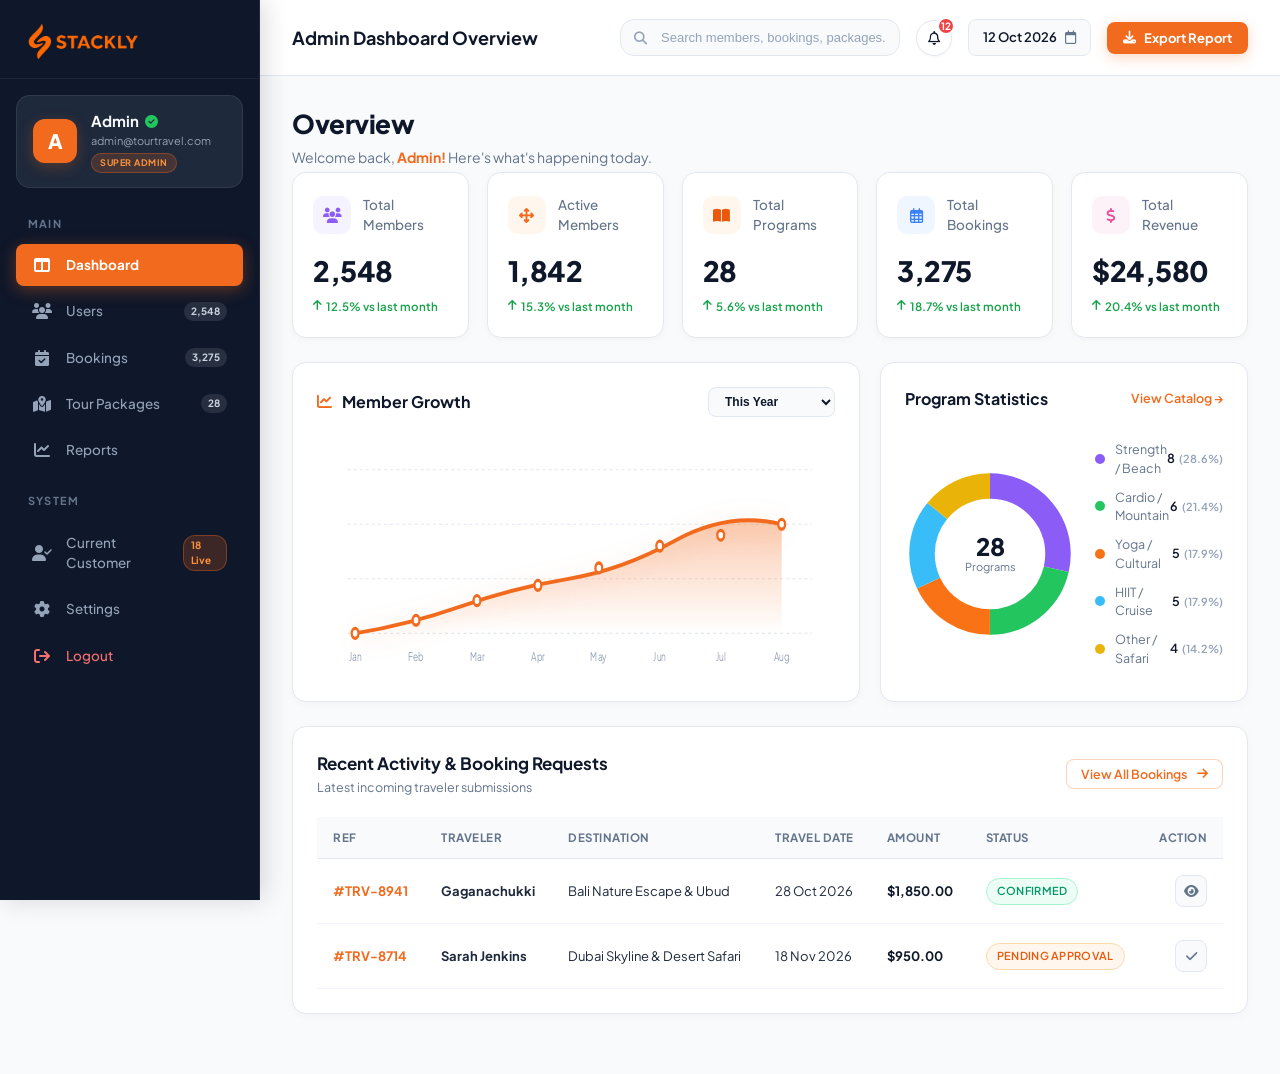
<file: admindashboard.html>
<!DOCTYPE html>
<html lang="en">
<head>
    <meta charset="UTF-8">
    <meta name="viewport" content="width=device-width, initial-scale=1.0">
    <title>Admin Dashboard | Tour & Travel Booking</title>
    <!-- Google Fonts -->
    <link rel="preconnect" href="https://fonts.googleapis.com">
    <link rel="preconnect" href="https://fonts.gstatic.com" crossorigin>
    <link href="https://fonts.googleapis.com/css2?family=Playfair+Display:ital,wght@0,600;0,700;1,400;1,600&family=Plus+Jakarta+Sans:wght@300;400;500;600;700;800&display=swap" rel="stylesheet">
    <!-- FontAwesome Icons -->
    <link rel="stylesheet" href="https://cdnjs.cloudflare.com/ajax/libs/font-awesome/6.5.2/css/all.min.css">
    <!-- Admin Dashboard CSS -->
    <link rel="stylesheet" href="css/admindashboard.css">
    <link rel="stylesheet" href="css/responsive.css">
</head>
<body>
    <div class="app-container">
        <!-- ==========================================================================
             SIDEBAR NAVIGATION (MATCHING SCREENSHOT 2)
             ========================================================================== -->
        <aside class="sidebar" id="sidebar">
            <!-- Brand Logo -->
            <div class="sidebar-brand">
                <a href="index.html" class="brand-link">
                    <img src="assets/logo.webp" alt="Tour & Travel Booking Logo">
                </a>
                <button class="close-sidebar-btn" id="closeSidebarBtn" aria-label="Close Sidebar">
                    <i class="fa-solid fa-xmark"></i>
                </button>
            </div>

            <!-- Admin Profile Box -->
            <div class="admin-profile-badge">
                <div class="admin-avatar-lime">A</div>
                <div class="admin-info">
                    <div class="admin-name-row">
                        <span class="admin-name">Admin</span>
                        <i class="fa-solid fa-circle-check admin-verify-icon"></i>
                    </div>
                    <span class="admin-email">admin@tourtravel.com</span>
                    <span class="badge-pill-super">SUPER ADMIN</span>
                </div>
            </div>

            <!-- Main Nav Section -->
            <div class="nav-section">
                <div class="nav-section-title">MAIN</div>
                <ul class="nav-list">
                    <li class="nav-item active">
                        <a href="#dashboard" data-view="dashboard" class="nav-view-btn">
                            <i class="fa-solid fa-table-columns"></i>
                            <span>Dashboard</span>
                        </a>
                    </li>
                    <li class="nav-item">
                        <a href="#users" data-view="users" class="nav-view-btn">
                            <i class="fa-solid fa-users"></i>
                            <span>Users</span>
                            <span class="nav-badge-pill">2,548</span>
                        </a>
                    </li>
                    <li class="nav-item">
                        <a href="#bookings" data-view="bookings" class="nav-view-btn">
                            <i class="fa-solid fa-calendar-check"></i>
                            <span>Bookings</span>
                            <span class="nav-badge-pill">3,275</span>
                        </a>
                    </li>
                    <li class="nav-item">
                        <a href="#packages" data-view="packages" class="nav-view-btn">
                            <i class="fa-solid fa-map-location-dot"></i>
                            <span>Tour Packages</span>
                            <span class="nav-badge-pill">28</span>
                        </a>
                    </li>
                    <li class="nav-item">
                        <a href="#reports" data-view="reports" class="nav-view-btn">
                            <i class="fa-solid fa-chart-line"></i>
                            <span>Reports</span>
                        </a>
                    </li>
                </ul>
            </div>

            <!-- System Section -->
            <div class="nav-section" style="padding-bottom: 24px;">
                <div class="nav-section-title">SYSTEM</div>
                <ul class="nav-list">
                    <li class="nav-item">
                        <a href="#customers" data-view="customers" class="nav-view-btn">
                            <i class="fa-solid fa-user-check"></i>
                            <span>Current Customer</span>
                            <span class="nav-badge-pill" style="background: rgba(242, 106, 29, 0.2); color: #fb923c; border: 1px solid rgba(242, 106, 29, 0.35); font-weight: 700;">18 Live</span>
                        </a>
                    </li>
                    <li class="nav-item">
                        <a href="#settings" data-view="settings" class="nav-view-btn">
                            <i class="fa-solid fa-gear"></i>
                            <span>Settings</span>
                        </a>
                    </li>
                    <li class="nav-item nav-item-logout">
                        <a href="login.html">
                            <i class="fa-solid fa-arrow-right-from-bracket"></i>
                            <span>Logout</span>
                        </a>
                    </li>
                </ul>
            </div>
        </aside>

        <!-- ==========================================================================
             MAIN CONTENT WRAPPER
             ========================================================================== -->
        <main class="main-wrapper">
            <!-- Topbar (Screenshot 2) -->
            <header class="topbar">
                <div class="topbar-left">
                    <button class="mobile-toggle-btn" id="openSidebarBtn" aria-label="Open Sidebar">
                        <i class="fa-solid fa-bars"></i>
                    </button>
                    <!-- Desktop title -->
                    <span class="topbar-title" id="topbarPageTitle">Admin Dashboard</span>
                    <!-- Mobile logo (shown on mobile, replacing "Dashboard" word) -->
                    <a href="index.html" class="topbar-mobile-logo" aria-label="Stackly Home">
                        <img src="assets/logo.webp" alt="Stackly Logo">
                    </a>
                </div>

                <div class="topbar-right">
                    <!-- Desktop Search input -->
                    <div class="admin-search-box desktop-only">
                        <i class="fa-solid fa-magnifying-glass"></i>
                        <input type="text" placeholder="Search members, bookings, packages..." id="adminSearchInput" onkeyup="filterAdminTable()">
                    </div>

                    <!-- Mobile Circle Button: Search (Screenshot Request) -->
                    <button class="topbar-circle-btn mobile-only mobile-search-toggle" onclick="toggleMobileSearch()" aria-label="Search" title="Search">
                        <i class="fa-solid fa-magnifying-glass"></i>
                    </button>

                    <!-- Mobile Circle Button: Calendar (Screenshot Request) -->
                    <div class="calendar-btn-wrapper mobile-only">
                        <button class="topbar-circle-btn" onclick="toggleDatePopover(event)" aria-label="12 Oct 2026" title="12 Oct 2026">
                            <i class="fa-regular fa-calendar"></i>
                        </button>
                        <div id="calendarPopover" class="calendar-mini-popover" style="display: none;">
                            <div class="calendar-popover-content">
                                <i class="fa-regular fa-calendar-check" style="color: var(--accent-orange); font-size: 15px;"></i>
                                <span>12 Oct 2026</span>
                            </div>
                        </div>
                    </div>

                    <!-- Mobile Circle Button: Export Report (Screenshot Request) -->
                    <button class="topbar-circle-btn mobile-only mobile-export-circle" onclick="openExportModal()" aria-label="Export Report" title="Export Report">
                        <i class="fa-solid fa-download"></i>
                    </button>

                    <!-- Notification Bell Circle Button (Desktop & Mobile) -->
                    <div class="notif-btn-wrapper">
                        <button class="topbar-circle-btn notif-circle-btn" onclick="toggleNotifDropdown()" aria-label="Notifications" title="12 System Alerts">
                            <i class="fa-regular fa-bell"></i>
                            <span class="notif-badge-red">12</span>
                        </button>
                        <!-- Dropdown -->
                        <div id="adminNotifDropdown" style="display: none; position: absolute; right: 0; top: 48px; width: 320px; max-width: calc(100vw - 20px); background: #ffffff; border: 1px solid var(--border-color); border-radius: 12px; padding: 14px; box-shadow: 0 10px 30px rgba(0,0,0,0.1); z-index: 100;">
                            <div style="font-weight: 700; color: var(--text-pure); margin-bottom: 10px; display: flex; justify-content: space-between;">
                                <span>Recent System Alerts</span>
                                <span style="font-size: 11px; color: var(--accent-orange); font-weight: 700;">12 New</span>
                            </div>
                            <div style="font-size: 12px; color: var(--text-secondary); display: flex; flex-direction: column; gap: 8px;">
                                <div style="padding: 10px; background: #f8fafc; border: 1px solid #eef2f6; border-radius: 8px;">
                                    <strong style="color: var(--text-pure);">New Booking: #TRV-8941</strong>
                                    <p style="font-size: 11.5px; margin-top: 2px; color: var(--text-secondary);">Gaganachukki booked Bali Nature Escape ($1,850).</p>
                                </div>
                                <div style="padding: 10px; background: #f8fafc; border: 1px solid #eef2f6; border-radius: 8px;">
                                    <strong style="color: var(--text-pure);">Flight Schedule Changed</strong>
                                    <p style="font-size: 11.5px; margin-top: 2px; color: var(--text-secondary);">Emirates EK-302 departure gate confirmed.</p>
                                </div>
                                <div style="padding: 10px; background: #fff7ed; border: 1px solid #fed7aa; border-radius: 8px;">
                                    <strong style="color: var(--accent-orange);">Revenue Goal Reached</strong>
                                    <p style="font-size: 11.5px; margin-top: 2px; color: var(--text-secondary);">Monthly target surpassed by +20.4%!</p>
                                </div>
                            </div>
                        </div>
                    </div>

                    <!-- Date Pill (Desktop Only) -->
                    <div class="date-pill desktop-only">
                        <span>12 Oct 2026</span>
                        <i class="fa-regular fa-calendar"></i>
                    </div>

                    <!-- Export Report Button (Desktop Only) -->
                    <button class="btn-export-report desktop-only" onclick="openExportModal()">
                        <i class="fa-solid fa-download"></i>
                        <span>Export Report</span>
                    </button>
                </div>

                <!-- Mobile Slide-Down Search Expand -->
                <div class="mobile-search-expand" id="mobileSearchExpand">
                    <div class="mobile-search-inner">
                        <i class="fa-solid fa-magnifying-glass"></i>
                        <input type="text" placeholder="Search members, bookings, packages..." id="mobileSearchInput" onkeyup="syncMobileSearch(this.value)">
                        <button class="mobile-search-close" onclick="toggleMobileSearch()" aria-label="Close search">
                            <i class="fa-solid fa-xmark"></i>
                        </button>
                    </div>
                </div>
            </header>

            <!-- Page Body -->
            <div class="content-body">
                <!-- ==============================================================
                     VIEW 1: DASHBOARD OVERVIEW
                     ============================================================== -->
                <div class="dashboard-view active" id="view-dashboard">
                    <!-- Overview Section -->
                    <div class="overview-header">
                        <div>
                            <h2 class="overview-title">Overview</h2>
                            <p class="overview-subtitle">Welcome back, <strong>Admin!</strong> Here's what's happening today.</p>
                        </div>
                    </div>

                    <!-- 5 Metric Cards -->
                    <section class="metrics-grid-5">
                        <div class="metric-card">
                            <div>
                                <div class="metric-card-header">
                                    <div class="metric-icon-box metric-icon-purple"><i class="fa-solid fa-users"></i></div>
                                    <span class="metric-label">Total Members</span>
                                </div>
                                <div class="metric-value">2,548</div>
                            </div>
                            <div class="metric-trend"><i class="fa-solid fa-arrow-up"></i><span>12.5% vs last month</span></div>
                        </div>

                        <div class="metric-card">
                            <div>
                                <div class="metric-card-header">
                                    <div class="metric-icon-box metric-icon-lime"><i class="fa-solid fa-arrows-up-down-left-right"></i></div>
                                    <span class="metric-label">Active Members</span>
                                </div>
                                <div class="metric-value">1,842</div>
                            </div>
                            <div class="metric-trend"><i class="fa-solid fa-arrow-up"></i><span>15.3% vs last month</span></div>
                        </div>

                        <div class="metric-card">
                            <div>
                                <div class="metric-card-header">
                                    <div class="metric-icon-box metric-icon-orange"><i class="fa-solid fa-book-open"></i></div>
                                    <span class="metric-label">Total Programs</span>
                                </div>
                                <div class="metric-value">28</div>
                            </div>
                            <div class="metric-trend"><i class="fa-solid fa-arrow-up"></i><span>5.6% vs last month</span></div>
                        </div>

                        <div class="metric-card">
                            <div>
                                <div class="metric-card-header">
                                    <div class="metric-icon-box metric-icon-blue"><i class="fa-regular fa-calendar-days"></i></div>
                                    <span class="metric-label">Total Bookings</span>
                                </div>
                                <div class="metric-value">3,275</div>
                            </div>
                            <div class="metric-trend"><i class="fa-solid fa-arrow-up"></i><span>18.7% vs last month</span></div>
                        </div>

                        <div class="metric-card">
                            <div>
                                <div class="metric-card-header">
                                    <div class="metric-icon-box metric-icon-pink"><i class="fa-solid fa-dollar-sign"></i></div>
                                    <span class="metric-label">Total Revenue</span>
                                </div>
                                <div class="metric-value">$24,580</div>
                            </div>
                            <div class="metric-trend"><i class="fa-solid fa-arrow-up"></i><span>20.4% vs last month</span></div>
                        </div>
                    </section>

                    <!-- Charts Row -->
                    <section class="charts-grid" style="margin-top: 24px;">
                        <!-- Member Growth Chart -->
                        <div class="chart-card">
                            <div class="chart-header">
                                <div class="chart-title-group">
                                    <i class="fa-solid fa-chart-line chart-title-icon"></i>
                                    <h3 class="chart-title">Member Growth</h3>
                                </div>
                                <select class="chart-select-filter" onchange="updateGrowthChart(this.value)">
                                    <option value="year">This Year</option>
                                    <option value="6m">Last 6 Months</option>
                                    <option value="quarter">This Quarter</option>
                                </select>
                            </div>

                            <div class="line-chart-container">
                                <svg class="line-chart-svg" viewBox="0 0 680 220" preserveAspectRatio="none">
                                    <defs>
                                        <linearGradient id="chartGradient" x1="0%" y1="0%" x2="0%" y2="100%">
                                            <stop offset="0%" stop-color="#f26a1d" stop-opacity="0.35" />
                                            <stop offset="100%" stop-color="#f26a1d" stop-opacity="0.0" />
                                        </linearGradient>
                                    </defs>
                                    <line x1="40" y1="30" x2="650" y2="30" class="chart-grid-line" />
                                    <line x1="40" y1="80" x2="650" y2="80" class="chart-grid-line" />
                                    <line x1="40" y1="130" x2="650" y2="130" class="chart-grid-line" />
                                    <line x1="40" y1="180" x2="650" y2="180" class="chart-grid-line" />
                                    <path class="chart-area-fill" d="M 50 180 Q 120 172, 190 155 T 330 130 T 470 95 T 610 80 L 610 180 L 50 180 Z" />
                                    <path class="chart-line-path" d="M 50 180 Q 120 172, 190 155 T 330 130 T 470 95 T 610 80" />
                                    <circle class="chart-point" cx="50" cy="180" onmouseover="showChartTooltip(evt, 'Jan: 620 Members')" onmouseout="hideChartTooltip()" />
                                    <circle class="chart-point" cx="130" cy="168" onmouseover="showChartTooltip(evt, 'Feb: 840 Members')" onmouseout="hideChartTooltip()" />
                                    <circle class="chart-point" cx="210" cy="150" onmouseover="showChartTooltip(evt, 'Mar: 1,120 Members')" onmouseout="hideChartTooltip()" />
                                    <circle class="chart-point" cx="290" cy="136" onmouseover="showChartTooltip(evt, 'Apr: 1,450 Members')" onmouseout="hideChartTooltip()" />
                                    <circle class="chart-point" cx="370" cy="120" onmouseover="showChartTooltip(evt, 'May: 1,780 Members')" onmouseout="hideChartTooltip()" />
                                    <circle class="chart-point" cx="450" cy="100" onmouseover="showChartTooltip(evt, 'Jun: 2,050 Members')" onmouseout="hideChartTooltip()" />
                                    <circle class="chart-point" cx="530" cy="90" onmouseover="showChartTooltip(evt, 'Jul: 2,290 Members')" onmouseout="hideChartTooltip()" />
                                    <circle class="chart-point" cx="610" cy="80" onmouseover="showChartTooltip(evt, 'Aug: 2,548 Members')" onmouseout="hideChartTooltip()" />
                                    <text x="50" y="205" text-anchor="middle" class="chart-axis-label">Jan</text>
                                    <text x="130" y="205" text-anchor="middle" class="chart-axis-label">Feb</text>
                                    <text x="210" y="205" text-anchor="middle" class="chart-axis-label">Mar</text>
                                    <text x="290" y="205" text-anchor="middle" class="chart-axis-label">Apr</text>
                                    <text x="370" y="205" text-anchor="middle" class="chart-axis-label">May</text>
                                    <text x="450" y="205" text-anchor="middle" class="chart-axis-label">Jun</text>
                                    <text x="530" y="205" text-anchor="middle" class="chart-axis-label">Jul</text>
                                    <text x="610" y="205" text-anchor="middle" class="chart-axis-label">Aug</text>
                                </svg>
                                <div id="chartTooltip" style="position: absolute; display: none; background: #0f172a; border: 1px solid var(--accent-orange); color: #fff; padding: 4px 10px; border-radius: 6px; font-size: 11px; pointer-events: none; z-index: 10;"></div>
                            </div>
                        </div>

                        <!-- Program Statistics Donut Chart -->
                        <div class="chart-card">
                            <div class="chart-header">
                                <h3 class="chart-title">Program Statistics</h3>
                                <a href="javascript:void(0)" onclick="switchDashboardView('packages')" style="font-size: 12.5px; color: var(--accent-orange); font-weight: 600;">View Catalog →</a>
                            </div>

                            <div class="donut-chart-container">
                                <div class="donut-svg-wrapper">
                                    <svg class="donut-svg" viewBox="0 0 100 100">
                                        <circle cx="50" cy="50" r="40" fill="transparent" stroke="rgba(255,255,255,0.04)" stroke-width="15" />
                                        <circle cx="50" cy="50" r="40" fill="transparent" stroke="#8b5cf6" stroke-width="15" stroke-dasharray="71.8 251.2" stroke-dashoffset="0" />
                                        <circle cx="50" cy="50" r="40" fill="transparent" stroke="#22c55e" stroke-width="15" stroke-dasharray="53.7 251.2" stroke-dashoffset="-71.8" />
                                        <circle cx="50" cy="50" r="40" fill="transparent" stroke="#f97316" stroke-width="15" stroke-dasharray="45 251.2" stroke-dashoffset="-125.5" />
                                        <circle cx="50" cy="50" r="40" fill="transparent" stroke="#38bdf8" stroke-width="15" stroke-dasharray="45 251.2" stroke-dashoffset="-170.5" />
                                        <circle cx="50" cy="50" r="40" fill="transparent" stroke="#eab308" stroke-width="15" stroke-dasharray="35.7 251.2" stroke-dashoffset="-215.5" />
                                    </svg>
                                    <div class="donut-center-text">
                                        <span class="donut-center-number">28</span>
                                        <span class="donut-center-sub">Programs</span>
                                    </div>
                                </div>

                                <div class="donut-legend">
                                    <div class="legend-item"><div class="legend-left"><div class="legend-dot" style="background: #8b5cf6;"></div><span class="legend-name">Strength / Beach</span></div><div class="legend-right"><span>8</span><span class="legend-pct">(28.6%)</span></div></div>
                                    <div class="legend-item"><div class="legend-left"><div class="legend-dot" style="background: #22c55e;"></div><span class="legend-name">Cardio / Mountain</span></div><div class="legend-right"><span>6</span><span class="legend-pct">(21.4%)</span></div></div>
                                    <div class="legend-item"><div class="legend-left"><div class="legend-dot" style="background: #f97316;"></div><span class="legend-name">Yoga / Cultural</span></div><div class="legend-right"><span>5</span><span class="legend-pct">(17.9%)</span></div></div>
                                    <div class="legend-item"><div class="legend-left"><div class="legend-dot" style="background: #38bdf8;"></div><span class="legend-name">HIIT / Cruise</span></div><div class="legend-right"><span>5</span><span class="legend-pct">(17.9%)</span></div></div>
                                    <div class="legend-item"><div class="legend-left"><div class="legend-dot" style="background: #eab308;"></div><span class="legend-name">Other / Safari</span></div><div class="legend-right"><span>4</span><span class="legend-pct">(14.2%)</span></div></div>
                                </div>
                            </div>
                        </div>
                    </section>

                    <!-- Recent Inquiries Section Preview -->
                    <section class="admin-table-card" style="margin-top: 24px;">
                        <div class="table-header-row">
                            <div>
                                <h3 class="table-title">Recent Activity & Booking Requests</h3>
                                <p style="font-size: 12.5px; color: var(--text-secondary); margin-top: 2px;">Latest incoming traveler submissions</p>
                            </div>
                            <button class="btn-trip-outline" style="padding: 6px 14px; font-size: 12.5px; color: var(--accent-orange); border-color: rgba(242,106,29,0.3);" onclick="switchDashboardView('bookings')">
                                View All Bookings <i class="fa-solid fa-arrow-right" style="margin-left: 4px;"></i>
                            </button>
                        </div>
                        <div style="overflow-x: auto; width: 100%;">
                            <table class="admin-table">
                                <thead>
                                    <tr>
                                        <th>Ref</th>
                                        <th>Traveler</th>
                                        <th>Destination</th>
                                        <th>Travel Date</th>
                                        <th>Amount</th>
                                        <th>Status</th>
                                        <th style="text-align: right;">Action</th>
                                    </tr>
                                </thead>
                                <tbody>
                                    <tr>
                                        <td style="font-family: var(--font-heading); font-weight: 700; color: var(--accent-orange);">#TRV-8941</td>
                                        <td><strong>Gaganachukki</strong></td>
                                        <td>Bali Nature Escape & Ubud</td>
                                        <td>28 Oct 2026</td>
                                        <td style="font-weight: 700; color: var(--text-pure);">$1,850.00</td>
                                        <td><span class="status-pill status-confirmed">Confirmed</span></td>
                                        <td style="text-align: right;">
                                            <button class="btn-action-icon" title="View" onclick="switchDashboardView('bookings')"><i class="fa-solid fa-eye"></i></button>
                                        </td>
                                    </tr>
                                    <tr>
                                        <td style="font-family: var(--font-heading); font-weight: 700; color: var(--accent-orange);">#TRV-8714</td>
                                        <td><strong>Sarah Jenkins</strong></td>
                                        <td>Dubai Skyline & Desert Safari</td>
                                        <td>18 Nov 2026</td>
                                        <td style="font-weight: 700; color: var(--text-pure);">$950.00</td>
                                        <td><span class="status-pill status-pending">Pending Approval</span></td>
                                        <td style="text-align: right;">
                                            <button class="btn-action-icon" title="Approve" onclick="switchDashboardView('bookings')"><i class="fa-solid fa-check"></i></button>
                                        </td>
                                    </tr>
                                </tbody>
                            </table>
                        </div>
                    </section>
                </div>

                <!-- ==============================================================
                     VIEW 2: USERS & MEMBERS DIRECTORY
                     ============================================================== -->
                <div class="dashboard-view" id="view-users">
                    <div class="overview-header" style="display: flex; justify-content: space-between; align-items: flex-start; flex-wrap: wrap; gap: 14px;">
                        <div>
                            <h2 class="overview-title">Users & Members Directory</h2>
                            <p class="overview-subtitle">Manage travelers, concierge operators, and system accounts.</p>
                        </div>
                        <button class="btn-export-report" onclick="showToast('Add Member modal initialized.')" style="padding: 10px 18px;">
                            <i class="fa-solid fa-user-plus"></i> Add New Member
                        </button>
                    </div>

                    <!-- User KPI Metric Chips -->
                    <div style="display: grid; grid-template-columns: repeat(auto-fit, minmax(200px, 1fr)); gap: 16px; margin: 20px 0 24px;">
                        <div style="background: var(--bg-card); border: 1px solid var(--border-color); border-radius: 12px; padding: 16px; box-shadow: 0 2px 8px rgba(0,0,0,0.03);">
                            <span style="font-size: 11.5px; color: var(--text-secondary); text-transform: uppercase;">Total Registered</span>
                            <div style="font-size: 22px; font-weight: 800; color: var(--text-pure); margin-top: 4px;">2,548</div>
                        </div>
                        <div style="background: var(--bg-card); border: 1px solid var(--border-color); border-radius: 12px; padding: 16px; box-shadow: 0 2px 8px rgba(0,0,0,0.03);">
                            <span style="font-size: 11.5px; color: var(--text-secondary); text-transform: uppercase;">Active Travelers</span>
                            <div style="font-size: 22px; font-weight: 800; color: var(--accent-orange); margin-top: 4px;">2,190</div>
                        </div>
                        <div style="background: var(--bg-card); border: 1px solid var(--border-color); border-radius: 12px; padding: 16px; box-shadow: 0 2px 8px rgba(0,0,0,0.03);">
                            <span style="font-size: 11.5px; color: var(--text-secondary); text-transform: uppercase;">Admins & Agents</span>
                            <div style="font-size: 22px; font-weight: 800; color: #8b5cf6; margin-top: 4px;">12</div>
                        </div>
                        <div style="background: var(--bg-card); border: 1px solid var(--border-color); border-radius: 12px; padding: 16px; box-shadow: 0 2px 8px rgba(0,0,0,0.03);">
                            <span style="font-size: 11.5px; color: var(--text-secondary); text-transform: uppercase;">New This Month</span>
                            <div style="font-size: 22px; font-weight: 800; color: #3b82f6; margin-top: 4px;">+184</div>
                        </div>
                    </div>

                    <!-- Members Table Card -->
                    <div class="admin-table-card">
                        <div class="table-header-row">
                            <div class="admin-search-box" style="margin-right: auto; max-width: 320px;">
                                <i class="fa-solid fa-magnifying-glass"></i>
                                <input type="text" placeholder="Search members by name or email..." id="usersSearchInput" onkeyup="filterUsersDirectory()">
                            </div>
                            <div class="table-filter-group">
                                <button class="table-filter-btn active" onclick="filterUserRole('all', this)">All</button>
                                <button class="table-filter-btn" onclick="filterUserRole('traveler', this)">Travelers</button>
                                <button class="table-filter-btn" onclick="filterUserRole('admin', this)">Admins</button>
                            </div>
                        </div>

                        <div style="overflow-x: auto; width: 100%;">
                            <table class="admin-table" id="adminUsersDirectoryTable">
                                <thead>
                                    <tr>
                                        <th>Traveler / Member</th>
                                        <th>Role</th>
                                        <th>Trips Booked</th>
                                        <th>Total Spent</th>
                                        <th>Status</th>
                                        <th>Member Since</th>
                                        <th style="text-align: right;">Action</th>
                                    </tr>
                                </thead>
                                <tbody>
                                    <tr data-role="traveler">
                                        <td>
                                            <div class="traveler-user-cell">
                                                <div class="traveler-avatar-circle" style="background: #8b5cf6;">G</div>
                                                <div>
                                                    <div class="traveler-name">Gaganachukki</div>
                                                    <div class="traveler-email">email@gmail.com</div>
                                                </div>
                                            </div>
                                        </td>
                                        <td><span class="badge-pill-super" style="color: #7c3aed; border-color: rgba(139,92,246,0.3); background: #f5f3ff;">Wanderlust Elite</span></td>
                                        <td>24 Trips</td>
                                        <td style="font-weight: 700; color: var(--text-pure);">$14,250</td>
                                        <td><span class="status-pill status-confirmed">Active</span></td>
                                        <td>Jan 2025</td>
                                        <td style="text-align: right;">
                                            <button class="btn-action-icon" title="View Profile" onclick="showToast('Viewing traveler profile: Gaganachukki')"><i class="fa-solid fa-user-gear"></i></button>
                                        </td>
                                    </tr>
                                    <tr data-role="traveler">
                                        <td>
                                            <div class="traveler-user-cell">
                                                <div class="traveler-avatar-circle" style="background: #06b6d4;">M</div>
                                                <div>
                                                    <div class="traveler-name">Michael Scott</div>
                                                    <div class="traveler-email">michael.s@dunder.com</div>
                                                </div>
                                            </div>
                                        </td>
                                        <td><span class="badge-pill-super" style="color: #0284c7; border-color: rgba(6,182,212,0.3); background: #f0f9ff;">Traveler</span></td>
                                        <td>8 Trips</td>
                                        <td style="font-weight: 700; color: var(--text-pure);">$5,800</td>
                                        <td><span class="status-pill status-confirmed">Active</span></td>
                                        <td>Mar 2025</td>
                                        <td style="text-align: right;">
                                            <button class="btn-action-icon" title="View Profile" onclick="showToast('Viewing traveler profile: Michael Scott')"><i class="fa-solid fa-user-gear"></i></button>
                                        </td>
                                    </tr>
                                    <tr data-role="traveler">
                                        <td>
                                            <div class="traveler-user-cell">
                                                <div class="traveler-avatar-circle" style="background: #f59e0b;">S</div>
                                                <div>
                                                    <div class="traveler-name">Sarah Jenkins</div>
                                                    <div class="traveler-email">sarah.j@travel.org</div>
                                                </div>
                                            </div>
                                        </td>
                                        <td><span class="badge-pill-super" style="color: #d97706; border-color: rgba(245,158,11,0.3); background: #fffbeb;">Traveler</span></td>
                                        <td>3 Trips</td>
                                        <td style="font-weight: 700; color: var(--text-pure);">$2,450</td>
                                        <td><span class="status-pill status-confirmed">Active</span></td>
                                        <td>Jun 2025</td>
                                        <td style="text-align: right;">
                                            <button class="btn-action-icon" title="View Profile" onclick="showToast('Viewing traveler profile: Sarah Jenkins')"><i class="fa-solid fa-user-gear"></i></button>
                                        </td>
                                    </tr>
                                    <tr data-role="traveler">
                                        <td>
                                            <div class="traveler-user-cell">
                                                <div class="traveler-avatar-circle" style="background: #ec4899;">E</div>
                                                <div>
                                                    <div class="traveler-name">Elena Rostova</div>
                                                    <div class="traveler-email">elena.r@eurotravel.de</div>
                                                </div>
                                            </div>
                                        </td>
                                        <td><span class="badge-pill-super" style="color: #db2777; border-color: rgba(236,72,153,0.3); background: #fdf2f8;">Traveler</span></td>
                                        <td>12 Trips</td>
                                        <td style="font-weight: 700; color: var(--text-pure);">$9,100</td>
                                        <td><span class="status-pill status-confirmed">Active</span></td>
                                        <td>Nov 2024</td>
                                        <td style="text-align: right;">
                                            <button class="btn-action-icon" title="View Profile" onclick="showToast('Viewing traveler profile: Elena Rostova')"><i class="fa-solid fa-user-gear"></i></button>
                                        </td>
                                    </tr>
                                    <tr data-role="admin">
                                        <td>
                                            <div class="traveler-user-cell">
                                                <div class="traveler-avatar-circle" style="background: #16a34a;">A</div>
                                                <div>
                                                    <div class="traveler-name">Admin Officer</div>
                                                    <div class="traveler-email">admin@stackly.com</div>
                                                </div>
                                            </div>
                                        </td>
                                        <td><span class="badge-pill-super">Super Admin</span></td>
                                        <td>-</td>
                                        <td style="font-weight: 700; color: var(--text-pure);">-</td>
                                        <td><span class="status-pill status-confirmed">Staff</span></td>
                                        <td>Founder</td>
                                        <td style="text-align: right;">
                                            <button class="btn-action-icon" title="Settings" onclick="switchDashboardView('settings')"><i class="fa-solid fa-gear"></i></button>
                                        </td>
                                    </tr>
                                </tbody>
                            </table>
                        </div>
                    </div>
                </div>

                <!-- ==============================================================
                     VIEW 3: ALL BOOKINGS MANAGEMENT
                     ============================================================== -->
                <div class="dashboard-view" id="view-bookings">
                    <div class="overview-header" style="display: flex; justify-content: space-between; align-items: flex-start; flex-wrap: wrap; gap: 14px;">
                        <div>
                            <h2 class="overview-title">Bookings Management</h2>
                            <p class="overview-subtitle">Manage customer reservations, dispatch travel vouchers, and approve pending inquiries.</p>
                        </div>
                        <button class="btn-export-report" onclick="openExportModal()" style="padding: 10px 18px;">
                            <i class="fa-solid fa-file-export"></i> Export Report
                        </button>
                    </div>

                    <!-- Bookings Table Card -->
                    <section class="admin-table-card" id="bookings-table-section" style="margin-top: 20px;">
                        <div class="table-header-row">
                            <div class="admin-search-box" style="margin-right: auto; max-width: 300px;">
                                <i class="fa-solid fa-magnifying-glass"></i>
                                <input type="text" placeholder="Search reference, traveler, package..." id="adminSearchInput2" onkeyup="filterAdminTable2()">
                            </div>
                            <div class="table-filter-group">
                                <button class="table-filter-btn active" onclick="filterAdminStatus('all', this)">All</button>
                                <button class="table-filter-btn" onclick="filterAdminStatus('confirmed', this)">Confirmed</button>
                                <button class="table-filter-btn" onclick="filterAdminStatus('pending', this)">Pending</button>
                                <button class="table-filter-btn" onclick="filterAdminStatus('cancelled', this)">Cancelled</button>
                            </div>
                        </div>

                        <div style="overflow-x: auto; width: 100%;">
                            <table class="admin-table" id="adminBookingsTable">
                                <thead>
                                    <tr>
                                        <th>Booking Ref</th>
                                        <th>Traveler / Member</th>
                                        <th>Package / Destination</th>
                                        <th>Travel Date</th>
                                        <th>Total Revenue</th>
                                        <th>Status</th>
                                        <th style="text-align: right;">Action</th>
                                    </tr>
                                </thead>
                                <tbody>
                                    <tr data-status="confirmed">
                                        <td style="font-family: var(--font-heading); font-weight: 700; color: var(--accent-orange);">#TRV-8941</td>
                                        <td>
                                            <div class="traveler-user-cell">
                                                <div class="traveler-avatar-circle" style="background: #8b5cf6;">G</div>
                                                <div>
                                                    <div class="traveler-name">Gaganachukki</div>
                                                    <div class="traveler-email">email@gmail.com</div>
                                                </div>
                                            </div>
                                        </td>
                                        <td>Bali Nature Escape & Ubud Retreat</td>
                                        <td>28 Oct 2026</td>
                                        <td style="font-weight: 700; color: var(--text-pure);">$1,850.00</td>
                                        <td><span class="status-pill status-confirmed">Confirmed</span></td>
                                        <td style="text-align: right;">
                                            <button class="btn-action-icon" title="View Details" onclick="showToast('Viewing details for booking #TRV-8941')"><i class="fa-solid fa-eye"></i></button>
                                            <button class="btn-action-icon" title="Download Invoice" onclick="showToast('Invoice generated for Gaganachukki')"><i class="fa-solid fa-file-invoice-dollar"></i></button>
                                        </td>
                                    </tr>

                                    <tr data-status="confirmed">
                                        <td style="font-family: var(--font-heading); font-weight: 700; color: var(--accent-orange);">#TRV-8820</td>
                                        <td>
                                            <div class="traveler-user-cell">
                                                <div class="traveler-avatar-circle" style="background: #06b6d4;">M</div>
                                                <div>
                                                    <div class="traveler-name">Michael Scott</div>
                                                    <div class="traveler-email">michael.s@dunder.com</div>
                                                </div>
                                            </div>
                                        </td>
                                        <td>Swiss Alps Luxury Chalet & Ski</td>
                                        <td>15 Dec 2026</td>
                                        <td style="font-weight: 700; color: var(--text-pure);">$2,400.00</td>
                                        <td><span class="status-pill status-confirmed">Confirmed</span></td>
                                        <td style="text-align: right;">
                                            <button class="btn-action-icon" title="View Details" onclick="showToast('Viewing details for booking #TRV-8820')"><i class="fa-solid fa-eye"></i></button>
                                            <button class="btn-action-icon" title="Download Invoice" onclick="showToast('Invoice generated for Michael Scott')"><i class="fa-solid fa-file-invoice-dollar"></i></button>
                                        </td>
                                    </tr>

                                    <tr data-status="pending">
                                        <td style="font-family: var(--font-heading); font-weight: 700; color: var(--accent-orange);">#TRV-8714</td>
                                        <td>
                                            <div class="traveler-user-cell">
                                                <div class="traveler-avatar-circle" style="background: #f59e0b;">S</div>
                                                <div>
                                                    <div class="traveler-name">Sarah Jenkins</div>
                                                    <div class="traveler-email">sarah.j@travel.org</div>
                                                </div>
                                            </div>
                                        </td>
                                        <td>Dubai Skyline & Desert Safari</td>
                                        <td>18 Nov 2026</td>
                                        <td style="font-weight: 700; color: var(--text-pure);">$950.00</td>
                                        <td><span class="status-pill status-pending">Pending Approval</span></td>
                                        <td style="text-align: right;">
                                            <button class="btn-action-icon" title="Approve Booking" onclick="approveBooking(this)"><i class="fa-solid fa-check"></i></button>
                                            <button class="btn-action-icon" title="Reject" onclick="rejectBooking(this)"><i class="fa-solid fa-xmark"></i></button>
                                        </td>
                                    </tr>

                                    <tr data-status="confirmed">
                                        <td style="font-family: var(--font-heading); font-weight: 700; color: var(--accent-orange);">#TRV-8650</td>
                                        <td>
                                            <div class="traveler-user-cell">
                                                <div class="traveler-avatar-circle" style="background: #ec4899;">E</div>
                                                <div>
                                                    <div class="traveler-name">Elena Rostova</div>
                                                    <div class="traveler-email">elena.r@eurotravel.de</div>
                                                </div>
                                            </div>
                                        </td>
                                        <td>Maldives Sunset Water Villa</td>
                                        <td>04 Nov 2026</td>
                                        <td style="font-weight: 700; color: var(--text-pure);">$2,150.00</td>
                                        <td><span class="status-pill status-confirmed">Confirmed</span></td>
                                        <td style="text-align: right;">
                                            <button class="btn-action-icon" title="View Details" onclick="showToast('Viewing details for booking #TRV-8650')"><i class="fa-solid fa-eye"></i></button>
                                            <button class="btn-action-icon" title="Download Invoice" onclick="showToast('Invoice generated for Elena Rostova')"><i class="fa-solid fa-file-invoice-dollar"></i></button>
                                        </td>
                                    </tr>

                                    <tr data-status="cancelled">
                                        <td style="font-family: var(--font-heading); font-weight: 700; color: var(--accent-orange);">#TRV-8490</td>
                                        <td>
                                            <div class="traveler-user-cell">
                                                <div class="traveler-avatar-circle" style="background: #ef4444;">D</div>
                                                <div>
                                                    <div class="traveler-name">David Chen</div>
                                                    <div class="traveler-email">david.c@techasia.com</div>
                                                </div>
                                            </div>
                                        </td>
                                        <td>Kyoto & Tokyo Blossom Experience</td>
                                        <td>20 Oct 2026</td>
                                        <td style="font-weight: 700; color: var(--text-pure);">$3,100.00</td>
                                        <td><span class="status-pill status-cancelled">Cancelled</span></td>
                                        <td style="text-align: right;">
                                            <button class="btn-action-icon" title="Reactivate" onclick="showToast('Booking #TRV-8490 restored to pending')"><i class="fa-solid fa-rotate-left"></i></button>
                                        </td>
                                    </tr>
                                </tbody>
                            </table>
                        </div>
                    </section>
                </div>

                <!-- ==============================================================
                     VIEW 4: TOUR PACKAGES CATALOG
                     ============================================================== -->
                <div class="dashboard-view" id="view-packages">
                    <div class="overview-header" style="display: flex; justify-content: space-between; align-items: flex-start; flex-wrap: wrap; gap: 14px;">
                        <div>
                            <h2 class="overview-title">Tour Packages Catalog</h2>
                            <p class="overview-subtitle">Manage vacation programs, itineraries, pricing tiers, and capacity.</p>
                        </div>
                        <button class="btn-export-report" onclick="showToast('Package creator wizard initialized.')" style="padding: 10px 18px;">
                            <i class="fa-solid fa-plus"></i> Create New Package
                        </button>
                    </div>

                    <div class="admin-packages-grid">
                        <div class="admin-pkg-card">
                            <img src="assets/photo-1537996194471-e657df975ab4.webp" alt="Bali" class="admin-pkg-img">
                            <div class="admin-pkg-body">
                                <div class="admin-pkg-header">
                                    <span class="admin-pkg-badge">Tropical Escape</span>
                                    <span style="font-size: 11px; color: #22c55e; font-weight: 700;">● Active</span>
                                </div>
                                <h4 class="admin-pkg-title">Bali Nature Escape & Ubud</h4>
                                <div class="admin-pkg-meta">
                                    <span><i class="fa-regular fa-clock"></i> 7 Days</span>
                                    <span><i class="fa-solid fa-users"></i> 142 Bookings</span>
                                </div>
                                <div class="admin-pkg-footer">
                                    <span class="admin-pkg-price">$1,850</span>
                                    <button class="btn-trip-outline" style="padding: 5px 12px; font-size: 11px;" onclick="showToast('Editing Bali package settings')">Manage</button>
                                </div>
                            </div>
                        </div>

                        <div class="admin-pkg-card">
                            <img src="assets/photo-1530122037265-a5f1f91d3b99.webp" alt="Swiss Alps" class="admin-pkg-img">
                            <div class="admin-pkg-body">
                                <div class="admin-pkg-header">
                                    <span class="admin-pkg-badge">Alpine Chalet</span>
                                    <span style="font-size: 11px; color: #22c55e; font-weight: 700;">● Active</span>
                                </div>
                                <h4 class="admin-pkg-title">Swiss Alps Luxury Chalet & Ski</h4>
                                <div class="admin-pkg-meta">
                                    <span><i class="fa-regular fa-clock"></i> 8 Days</span>
                                    <span><i class="fa-solid fa-users"></i> 98 Bookings</span>
                                </div>
                                <div class="admin-pkg-footer">
                                    <span class="admin-pkg-price">$2,400</span>
                                    <button class="btn-trip-outline" style="padding: 5px 12px; font-size: 11px;" onclick="showToast('Editing Swiss Alps package')">Manage</button>
                                </div>
                            </div>
                        </div>

                        <div class="admin-pkg-card">
                            <img src="assets/photo-1512453979798-5ea266f8880c.webp" alt="Dubai" class="admin-pkg-img">
                            <div class="admin-pkg-body">
                                <div class="admin-pkg-header">
                                    <span class="admin-pkg-badge">Desert Safari</span>
                                    <span style="font-size: 11px; color: #22c55e; font-weight: 700;">● Active</span>
                                </div>
                                <h4 class="admin-pkg-title">Dubai Luxury Skyline & Desert</h4>
                                <div class="admin-pkg-meta">
                                    <span><i class="fa-regular fa-clock"></i> 5 Days</span>
                                    <span><i class="fa-solid fa-users"></i> 210 Bookings</span>
                                </div>
                                <div class="admin-pkg-footer">
                                    <span class="admin-pkg-price">$950</span>
                                    <button class="btn-trip-outline" style="padding: 5px 12px; font-size: 11px;" onclick="showToast('Editing Dubai package')">Manage</button>
                                </div>
                            </div>
                        </div>

                        <div class="admin-pkg-card">
                            <img src="assets/photo-1544644181-1484b3fdfc62.webp" alt="Maldives" class="admin-pkg-img">
                            <div class="admin-pkg-body">
                                <div class="admin-pkg-header">
                                    <span class="admin-pkg-badge">Lagoon Villa</span>
                                    <span style="font-size: 11px; color: #22c55e; font-weight: 700;">● Active</span>
                                </div>
                                <h4 class="admin-pkg-title">Maldives Sunset Water Villa</h4>
                                <div class="admin-pkg-meta">
                                    <span><i class="fa-regular fa-clock"></i> 6 Days</span>
                                    <span><i class="fa-solid fa-users"></i> 84 Bookings</span>
                                </div>
                                <div class="admin-pkg-footer">
                                    <span class="admin-pkg-price">$2,150</span>
                                    <button class="btn-trip-outline" style="padding: 5px 12px; font-size: 11px;" onclick="showToast('Editing Maldives package')">Manage</button>
                                </div>
                            </div>
                        </div>
                    </div>
                </div>

                <!-- ==============================================================
                     VIEW 5: REPORTS & ANALYTICS
                     ============================================================== -->
                <div class="dashboard-view" id="view-reports">
                    <div class="overview-header" style="display: flex; justify-content: space-between; align-items: flex-start; flex-wrap: wrap; gap: 14px;">
                        <div>
                            <h2 class="overview-title">Financial & Travel Reports</h2>
                            <p class="overview-subtitle">Comprehensive monthly growth analysis, conversion, and platform revenue metrics.</p>
                        </div>
                        <button class="btn-export-report" onclick="openExportModal()" style="padding: 10px 18px;">
                            <i class="fa-solid fa-download"></i> Generate CSV / PDF Report
                        </button>
                    </div>

                    <!-- 3 KPI Cards -->
                    <div style="display: grid; grid-template-columns: repeat(auto-fit, minmax(240px, 1fr)); gap: 18px; margin: 20px 0 24px;">
                        <div class="metric-card">
                            <div>
                                <span class="metric-label">Average Booking Value</span>
                                <div class="metric-value" style="font-size: 26px; margin-top: 6px;">$1,640</div>
                            </div>
                            <div class="metric-trend"><i class="fa-solid fa-arrow-up"></i><span>+8.4% YoY</span></div>
                        </div>
                        <div class="metric-card">
                            <div>
                                <span class="metric-label">Net Operating Margin</span>
                                <div class="metric-value" style="font-size: 26px; margin-top: 6px; color: var(--accent-lime);">26.2%</div>
                            </div>
                            <div class="metric-trend"><i class="fa-solid fa-arrow-up"></i><span>Target 25% Exceeded</span></div>
                        </div>
                        <div class="metric-card">
                            <div>
                                <span class="metric-label">Customer Retention Rate</span>
                                <div class="metric-value" style="font-size: 26px; margin-top: 6px; color: #8b5cf6;">34.5%</div>
                            </div>
                            <div class="metric-trend"><i class="fa-solid fa-arrow-up"></i><span>High Loyalty Tier</span></div>
                        </div>
                    </div>

                    <!-- Member Growth Chart Extended -->
                    <div class="chart-card" id="growth-chart-card">
                        <div class="chart-header">
                            <div class="chart-title-group">
                                <i class="fa-solid fa-chart-line chart-title-icon"></i>
                                <h3 class="chart-title">Annual Growth Curve</h3>
                            </div>
                            <select class="chart-select-filter" onchange="updateGrowthChart(this.value)">
                                <option value="year">Full Year 2026</option>
                                <option value="6m">Last 6 Months</option>
                            </select>
                        </div>
                        <div class="line-chart-container" style="height: 250px;">
                            <svg class="line-chart-svg" viewBox="0 0 680 220" preserveAspectRatio="none">
                                <defs>
                                    <linearGradient id="chartGradient2" x1="0%" y1="0%" x2="0%" y2="100%">
                                        <stop offset="0%" stop-color="#f26a1d" stop-opacity="0.35" />
                                        <stop offset="100%" stop-color="#f26a1d" stop-opacity="0.0" />
                                    </linearGradient>
                                </defs>
                                <line x1="40" y1="30" x2="650" y2="30" class="chart-grid-line" />
                                <line x1="40" y1="80" x2="650" y2="80" class="chart-grid-line" />
                                <line x1="40" y1="130" x2="650" y2="130" class="chart-grid-line" />
                                <line x1="40" y1="180" x2="650" y2="180" class="chart-grid-line" />
                                <path class="chart-area-fill" fill="url(#chartGradient2)" d="M 50 180 Q 120 172, 190 155 T 330 130 T 470 95 T 610 80 L 610 180 L 50 180 Z" />
                                <path class="chart-line-path" stroke="#f26a1d" d="M 50 180 Q 120 172, 190 155 T 330 130 T 470 95 T 610 80" />
                            </svg>
                        </div>
                    </div>
                </div>

                <!-- ==============================================================
                     VIEW: CURRENT CUSTOMERS (ACTIVE TRIPS & TRAVELERS LIST)
                     ============================================================== -->
                <div class="dashboard-view" id="view-customers">
                    <div class="overview-header" style="display: flex; justify-content: space-between; align-items: flex-start; flex-wrap: wrap; gap: 14px;">
                        <div>
                            <h2 class="overview-title">Current Customers & Active Trips</h2>
                            <p class="overview-subtitle">Real-time tracking of travelers currently abroad, checked in at partner resorts, or on guided tours.</p>
                        </div>
                        <div style="display: flex; gap: 10px;">
                            <button class="btn-trip-outline" style="padding: 10px 16px; font-size: 13px;" onclick="showToast('Live traveler GPS coordinates synchronized!')">
                                <i class="fa-solid fa-rotate"></i> Sync Live Roster
                            </button>
                            <button class="btn-export-report" onclick="showToast('Broadcast emergency alert sent to 18 active travelers.')" style="padding: 10px 18px; background: rgba(239, 68, 68, 0.15); border-color: rgba(239, 68, 68, 0.4); color: #ef4444;">
                                <i class="fa-solid fa-tower-broadcast"></i> Traveler Broadcast
                            </button>
                        </div>
                    </div>

                    <!-- 4 Real-time Status Metric Cards -->
                    <div style="display: grid; grid-template-columns: repeat(auto-fit, minmax(220px, 1fr)); gap: 16px; margin: 20px 0 24px;">
                        <div class="metric-card">
                            <div class="metric-card-header">
                                <div class="metric-icon-box metric-icon-lime"><i class="fa-solid fa-person-walking-luggage"></i></div>
                                <span class="metric-label">Active Abroad</span>
                            </div>
                            <div class="metric-value" style="color: var(--accent-lime);">18 Travelers</div>
                            <div class="metric-trend"><i class="fa-solid fa-circle-check"></i><span>All safe & verified</span></div>
                        </div>

                        <div class="metric-card">
                            <div class="metric-card-header">
                                <div class="metric-icon-box metric-icon-purple"><i class="fa-solid fa-hotel"></i></div>
                                <span class="metric-label">Resort Checked-In</span>
                            </div>
                            <div class="metric-value">12 Guests</div>
                            <div class="metric-trend"><i class="fa-solid fa-bed"></i><span>4 Luxury Partner Resorts</span></div>
                        </div>

                        <div class="metric-card">
                            <div class="metric-card-header">
                                <div class="metric-icon-box metric-icon-blue"><i class="fa-solid fa-plane-departure"></i></div>
                                <span class="metric-label">In Transit / Flights</span>
                            </div>
                            <div class="metric-value">4 Travelers</div>
                            <div class="metric-trend"><i class="fa-solid fa-plane"></i><span>Emirates & Swiss Air</span></div>
                        </div>

                        <div class="metric-card">
                            <div class="metric-card-header">
                                <div class="metric-icon-box metric-icon-orange"><i class="fa-solid fa-compass"></i></div>
                                <span class="metric-label">On Excursion Tour</span>
                            </div>
                            <div class="metric-value">6 Guests</div>
                            <div class="metric-trend"><i class="fa-solid fa-mountain-sun"></i><span>Guided Treks & Safaris</span></div>
                        </div>
                    </div>

                    <!-- Active Trips Table Card -->
                    <div class="admin-table-card">
                        <div class="table-header-row">
                            <div class="admin-search-box" style="margin-right: auto; max-width: 340px;">
                                <i class="fa-solid fa-magnifying-glass"></i>
                                <input type="text" placeholder="Search traveler, destination, booking ID..." id="currentCustomersSearchInput" onkeyup="filterCurrentCustomersTable()">
                            </div>
                            <div class="table-filter-group">
                                <button class="table-filter-btn active" onclick="filterCurrentCustomersStatus('all', this)">All Active (18)</button>
                                <button class="table-filter-btn" onclick="filterCurrentCustomersStatus('transit', this)">In Transit</button>
                                <button class="table-filter-btn" onclick="filterCurrentCustomersStatus('resort', this)">Resort Stay</button>
                                <button class="table-filter-btn" onclick="filterCurrentCustomersStatus('excursion', this)">On Excursion</button>
                            </div>
                        </div>

                        <div style="overflow-x: auto; width: 100%;">
                            <table class="admin-table" id="currentCustomersTable">
                                <thead>
                                    <tr>
                                        <th>Traveler / Customer</th>
                                        <th>Current Destination & Package</th>
                                        <th>Live Status</th>
                                        <th>Trip Timeline</th>
                                        <th>Assigned Resort / Flight</th>
                                        <th>Guide / Concierge</th>
                                        <th style="text-align: right;">Live Action</th>
                                    </tr>
                                </thead>
                                <tbody>
                                    <tr data-status="transit">
                                        <td>
                                            <div class="traveler-user-cell">
                                                <div class="traveler-avatar-circle" style="background: #8b5cf6;">G</div>
                                                <div>
                                                    <div class="traveler-name">Gaganachukki</div>
                                                    <div class="traveler-email">+1 (555) 392-1084 • Ref #TRV-8941</div>
                                                </div>
                                            </div>
                                        </td>
                                        <td>
                                            <strong style="color: var(--text-pure);">Bali Nature Escape & Ubud</strong>
                                            <div style="font-size: 11.5px; color: var(--text-secondary);">Indonesia (2 Guests)</div>
                                        </td>
                                        <td>
                                            <span class="status-pill status-confirmed" style="background: #fff7ed; color: #c2410c; border: 1px solid #ffedd5;">
                                                ● In Transit: EK-302 Flight
                                            </span>
                                        </td>
                                        <td>
                                            <div style="font-weight: 600; color: var(--text-pure);">Day 1 of 7</div>
                                            <div style="font-size: 11px; color: var(--text-secondary);">28 Oct - 04 Nov 2026</div>
                                        </td>
                                        <td>
                                            <div style="color: var(--text-pure); font-weight: 500;">The Kayon Jungle Resort</div>
                                            <div style="font-size: 11px; color: var(--accent-orange);">Check-in Ready 2:00 PM</div>
                                        </td>
                                        <td>
                                            <span style="font-size: 12px; color: var(--text-primary);"><i class="fa-solid fa-headset" style="color: var(--accent-orange);"></i> Wayan (Bali)</span>
                                        </td>
                                        <td style="text-align: right;">
                                            <button class="btn-action-icon" title="View Itinerary" onclick="showToast('Viewing live itinerary for Gaganachukki')"><i class="fa-solid fa-map-location-dot"></i></button>
                                            <button class="btn-action-icon" title="Contact Traveler" onclick="showToast('Calling traveler Gaganachukki via concierge...')"><i class="fa-solid fa-phone"></i></button>
                                        </td>
                                    </tr>

                                    <tr data-status="resort">
                                        <td>
                                            <div class="traveler-user-cell">
                                                <div class="traveler-avatar-circle" style="background: #06b6d4;">M</div>
                                                <div>
                                                    <div class="traveler-name">Michael Scott</div>
                                                    <div class="traveler-email">+1 (555) 234-8901 • Ref #TRV-8820</div>
                                                </div>
                                            </div>
                                        </td>
                                        <td>
                                            <strong style="color: var(--text-pure);">Swiss Alps Luxury Chalet</strong>
                                            <div style="font-size: 11.5px; color: var(--text-secondary);">Zermatt, Switzerland (2 Guests)</div>
                                        </td>
                                        <td>
                                            <span class="status-pill status-confirmed" style="background: #eff6ff; color: #0284c7; border: 1px solid #bae6fd;">
                                                ● Checked-In: Chalet Suite 4
                                            </span>
                                        </td>
                                        <td>
                                            <div style="font-weight: 600; color: var(--text-pure);">Day 3 of 8</div>
                                            <div style="font-size: 11px; color: var(--text-secondary);">Dec 15 - Dec 22 2026</div>
                                        </td>
                                        <td>
                                            <div style="color: var(--text-pure); font-weight: 500;">Matterhorn Chalet & Spa</div>
                                            <div style="font-size: 11px; color: var(--text-secondary);">Ski Passes Dispatched</div>
                                        </td>
                                        <td>
                                            <span style="font-size: 12px; color: var(--text-primary);"><i class="fa-solid fa-headset" style="color: #0284c7;"></i> Hans (Zermatt)</span>
                                        </td>
                                        <td style="text-align: right;">
                                            <button class="btn-action-icon" title="View Itinerary" onclick="showToast('Viewing live Swiss chalet status')"><i class="fa-solid fa-map-location-dot"></i></button>
                                            <button class="btn-action-icon" title="Contact Traveler" onclick="showToast('Calling Michael Scott...')"><i class="fa-solid fa-phone"></i></button>
                                        </td>
                                    </tr>

                                    <tr data-status="excursion">
                                        <td>
                                            <div class="traveler-user-cell">
                                                <div class="traveler-avatar-circle" style="background: #f59e0b;">S</div>
                                                <div>
                                                    <div class="traveler-name">Sarah Jenkins</div>
                                                    <div class="traveler-email">+1 (555) 871-4029 • Ref #TRV-8714</div>
                                                </div>
                                            </div>
                                        </td>
                                        <td>
                                            <strong style="color: var(--text-pure);">Dubai Skyline & Desert Safari</strong>
                                            <div style="font-size: 11.5px; color: var(--text-secondary);">United Arab Emirates (1 Guest)</div>
                                        </td>
                                        <td>
                                            <span class="status-pill" style="background: #fffbeb; color: #b45309; border: 1px solid #fef3c7;">
                                                ● On Tour: Al Marmoom Safari
                                            </span>
                                        </td>
                                        <td>
                                            <div style="font-weight: 600; color: var(--text-pure);">Day 2 of 5</div>
                                            <div style="font-size: 11px; color: var(--text-secondary);">Nov 18 - Nov 23 2026</div>
                                        </td>
                                        <td>
                                            <div style="color: var(--text-pure); font-weight: 500;">Bab Al Shams Desert Resort</div>
                                            <div style="font-size: 11px; color: var(--text-secondary);">Sunset Camel Trek Active</div>
                                        </td>
                                        <td>
                                            <span style="font-size: 12px; color: var(--text-primary);"><i class="fa-solid fa-headset" style="color: #b45309;"></i> Tariq (Dubai)</span>
                                        </td>
                                        <td style="text-align: right;">
                                            <button class="btn-action-icon" title="View Itinerary" onclick="showToast('Viewing Sarah Jenkins desert safari schedule')"><i class="fa-solid fa-map-location-dot"></i></button>
                                            <button class="btn-action-icon" title="Contact Traveler" onclick="showToast('Calling Sarah Jenkins...')"><i class="fa-solid fa-phone"></i></button>
                                        </td>
                                    </tr>

                                    <tr data-status="resort">
                                        <td>
                                            <div class="traveler-user-cell">
                                                <div class="traveler-avatar-circle" style="background: #ec4899;">E</div>
                                                <div>
                                                    <div class="traveler-name">Elena Rostova</div>
                                                    <div class="traveler-email">+49 170 555-8910 • Ref #TRV-8650</div>
                                                </div>
                                            </div>
                                        </td>
                                        <td>
                                            <strong style="color: var(--text-pure);">Maldives Sunset Water Villa</strong>
                                            <div style="font-size: 11.5px; color: var(--text-secondary);">Baa Atoll, Maldives (2 Guests)</div>
                                        </td>
                                        <td>
                                            <span class="status-pill status-confirmed" style="background: #fdf2f8; color: #be185d; border-color: rgba(236,72,153,0.3);">
                                                ● Checked-In: Overwater Villa 12
                                            </span>
                                        </td>
                                        <td>
                                            <div style="font-weight: 600; color: var(--text-pure);">Day 4 of 6</div>
                                            <div style="font-size: 11px; color: var(--text-secondary);">04 Nov - 10 Nov 2026</div>
                                        </td>
                                        <td>
                                            <div style="color: var(--text-pure); font-weight: 500;">Anantara Kihavah Villas</div>
                                            <div style="font-size: 11px; color: var(--text-secondary);">Private Yacht Snorkel Confirmed</div>
                                        </td>
                                        <td>
                                            <span style="font-size: 12px; color: var(--text-primary);"><i class="fa-solid fa-headset" style="color: #be185d;"></i> Aishath (Malé)</span>
                                        </td>
                                        <td style="text-align: right;">
                                            <button class="btn-action-icon" title="View Itinerary" onclick="showToast('Viewing Elena Rostova Maldives booking')"><i class="fa-solid fa-map-location-dot"></i></button>
                                            <button class="btn-action-icon" title="Contact Traveler" onclick="showToast('Calling Elena Rostova...')"><i class="fa-solid fa-phone"></i></button>
                                        </td>
                                    </tr>

                                    <tr data-status="transit">
                                        <td>
                                            <div class="traveler-user-cell">
                                                <div class="traveler-avatar-circle" style="background: #ef4444;">D</div>
                                                <div>
                                                    <div class="traveler-name">David Chen</div>
                                                    <div class="traveler-email">+81 90 5551-4022 • Ref #TRV-8490</div>
                                                </div>
                                            </div>
                                        </td>
                                        <td>
                                            <strong style="color: var(--text-pure);">Kyoto Blossom & Cultural Tour</strong>
                                            <div style="font-size: 11.5px; color: var(--text-secondary);">Kyoto, Japan (1 Guest)</div>
                                        </td>
                                        <td>
                                            <span class="status-pill status-confirmed" style="background: #fef2f2; color: #b91c1c; border-color: rgba(239,68,68,0.3);">
                                                ● In Transit: Shinkansen Bullet Train
                                            </span>
                                        </td>
                                        <td>
                                            <div style="font-weight: 600; color: var(--text-pure);">Day 1 of 7</div>
                                            <div style="font-size: 11px; color: var(--text-secondary);">20 Oct - 27 Oct 2026</div>
                                        </td>
                                        <td>
                                            <div style="color: var(--text-pure); font-weight: 500;">Hoshinoya Kyoto Ryokan</div>
                                            <div style="font-size: 11px; color: var(--text-secondary);">Arrival ETA 16:45 PM</div>
                                        </td>
                                        <td>
                                            <span style="font-size: 12px; color: var(--text-primary);"><i class="fa-solid fa-headset" style="color: #b91c1c;"></i> Kenji (Kyoto)</span>
                                        </td>
                                        <td style="text-align: right;">
                                            <button class="btn-action-icon" title="View Itinerary" onclick="showToast('Viewing David Chen Kyoto train transfer')"><i class="fa-solid fa-map-location-dot"></i></button>
                                            <button class="btn-action-icon" title="Contact Traveler" onclick="showToast('Calling David Chen...')"><i class="fa-solid fa-phone"></i></button>
                                        </td>
                                    </tr>
                                </tbody>
                            </table>
                        </div>
                    </div>
                </div>

                <!-- ==============================================================
                     VIEW 6: SYSTEM SETTINGS
                     ============================================================== -->
                <div class="dashboard-view" id="view-settings">
                    <div class="overview-header">
                        <h2 class="overview-title">System Settings</h2>
                        <p class="overview-subtitle">Configure agency preferences, automation rules, notifications, and security protocols.</p>
                    </div>

                    <div class="settings-grid" style="margin-top: 20px;">
                        <!-- Agency Profile Card -->
                        <div class="settings-card">
                            <h3 class="settings-card-title">Agency & Platform Profile</h3>
                            <p class="settings-card-subtitle">Public enterprise details shown on traveler vouchers and invoices.</p>
                            <form onsubmit="event.preventDefault(); showToast('Agency settings saved successfully!');">
                                <div class="settings-form-row">
                                    <div class="settings-field">
                                        <label>Agency Name</label>
                                        <input type="text" value="Tour & Travel Booking">
                                    </div>
                                    <div class="settings-field">
                                        <label>Support Email</label>
                                        <input type="email" value="admin@tourtravel.com">
                                    </div>
                                </div>
                                <div class="settings-form-row">
                                    <div class="settings-field">
                                        <label>Operational Currency</label>
                                        <select>
                                            <option selected>USD ($)</option>
                                            <option>EUR (€)</option>
                                            <option>GBP (£)</option>
                                            <option>INR (₹)</option>
                                        </select>
                                    </div>
                                    <div class="settings-field">
                                        <label>Timezone</label>
                                        <select>
                                            <option selected>UTC +05:30 (Asia/Kolkata)</option>
                                            <option>UTC +00:00 (London/GMT)</option>
                                            <option>UTC -05:00 (New York/EST)</option>
                                        </select>
                                    </div>
                                </div>
                                <button type="submit" class="btn-trip-action" style="padding: 10px 20px; font-size: 13px; margin-top: 10px;">
                                    Save Agency Changes
                                </button>
                            </form>
                        </div>

                        <!-- Booking Automation Rules -->
                        <div class="settings-card">
                            <h3 class="settings-card-title">Booking Automation & Policies</h3>
                            <p class="settings-card-subtitle">Control automated booking approvals and dispatch triggers.</p>
                            <div class="settings-switch-row">
                                <div class="settings-switch-info">
                                    <h5>Auto-Confirm Instant Bookings</h5>
                                    <p>Automatically approve reservations under $2,000 without manual review.</p>
                                </div>
                                <label class="toggle-switch">
                                    <input type="checkbox" checked>
                                    <span class="toggle-slider"></span>
                                </label>
                            </div>
                            <div class="settings-switch-row">
                                <div class="settings-switch-info">
                                    <h5>Instant WhatsApp & SMS Alerts</h5>
                                    <p>Send real-time flight changes and tickets directly to travelers' phones.</p>
                                </div>
                                <label class="toggle-switch">
                                    <input type="checkbox" checked>
                                    <span class="toggle-slider"></span>
                                </label>
                            </div>
                            <div class="settings-switch-row" style="border-bottom: none;">
                                <div class="settings-switch-info">
                                    <h5>Two-Factor Authentication (2FA)</h5>
                                    <p>Enforce biometric or SMS OTP for all super admin sessions.</p>
                                </div>
                                <label class="toggle-switch">
                                    <input type="checkbox" checked>
                                    <span class="toggle-slider"></span>
                                </label>
                            </div>
                        </div>
                    </div>
                </div>
            </div>
        </main>
    </div>

    <!-- ==========================================================================
         EXPORT REPORT MODAL
         ========================================================================== -->
    <div class="modal-overlay" id="exportModal">
        <div class="modal-box">
            <button class="modal-close-btn" onclick="closeExportModal()"><i class="fa-solid fa-xmark"></i></button>
            <h3 class="modal-title">Export Analytical Report</h3>
            <p class="modal-subtitle">Download consolidated bookings, revenue, and traveler statistics</p>

            <form onsubmit="handleExportSubmit(event)" style="display: flex; flex-direction: column; gap: 14px;">
                <div>
                    <label style="font-size: 12px; color: var(--text-secondary); display: block; margin-bottom: 6px;">Report Type</label>
                    <select style="width: 100%; padding: 10px 14px; background: #ffffff; border: 1px solid var(--border-color); border-radius: 8px; color: var(--text-pure);">
                        <option>Comprehensive Revenue & Bookings (CSV + PDF)</option>
                        <option>Traveler Growth & Demographics (Excel)</option>
                        <option>Tour Packages Performance (CSV)</option>
                    </select>
                </div>
                <div style="display: grid; grid-template-columns: 1fr 1fr; gap: 12px;">
                    <div>
                        <label style="font-size: 12px; color: var(--text-secondary); display: block; margin-bottom: 6px;">Date From</label>
                        <input type="date" value="2026-01-01" style="width: 100%; padding: 10px 14px; background: #ffffff; border: 1px solid var(--border-color); border-radius: 8px; color: var(--text-pure);">
                    </div>
                    <div>
                        <label style="font-size: 12px; color: var(--text-secondary); display: block; margin-bottom: 6px;">Date To</label>
                        <input type="date" value="2026-10-12" style="width: 100%; padding: 10px 14px; background: #ffffff; border: 1px solid var(--border-color); border-radius: 8px; color: var(--text-pure);">
                    </div>
                </div>
                <div style="display: flex; gap: 10px; margin-top: 10px;">
                    <button type="submit" class="btn-export-report" style="flex: 1; justify-content: center; padding: 12px;">
                        <i class="fa-solid fa-file-export"></i> Generate & Download
                    </button>
                </div>
            </form>
        </div>
    </div>

    <!-- Toast Notification Element -->
    <div class="toast-notice" id="adminToast">
        <i class="fa-solid fa-circle-check" style="color: var(--accent-lime); font-size: 18px;"></i>
        <span id="adminToastMsg">Report generated successfully!</span>
    </div>

    <!-- ==========================================================================
         INTERACTIVE JAVASCRIPT
         ========================================================================== -->
    <script>
        // View Switching System
        function switchDashboardView(viewId) {
            const views = document.querySelectorAll('.dashboard-view');
            const navItems = document.querySelectorAll('.nav-item');
            
            const targetView = document.getElementById('view-' + viewId);
            if (!targetView) return;

            views.forEach(v => v.classList.remove('active'));
            targetView.classList.add('active');

            navItems.forEach(item => {
                const link = item.querySelector('.nav-view-btn');
                if (link && link.getAttribute('data-view') === viewId) {
                    item.classList.add('active');
                } else if (link) {
                    item.classList.remove('active');
                }
            });

            const titles = {
                'dashboard': 'Admin Dashboard Overview',
                'users': 'Users & Members Directory',
                'bookings': 'Bookings Management',
                'packages': 'Tour Packages Catalog',
                'reports': 'Financial & Analytical Reports',
                'customers': 'Current Customers & Active Trips',
                'settings': 'System & Platform Settings'
            };
            const shortTitles = {
                'dashboard': 'Dashboard',
                'users': 'Users',
                'bookings': 'Bookings',
                'packages': 'Packages',
                'reports': 'Reports',
                'customers': 'Customers',
                'settings': 'Settings'
            };
            const titleEl = document.getElementById('topbarPageTitle');
            if (titleEl && titles[viewId]) {
                const isCompact = window.innerWidth <= 992;
                titleEl.textContent = isCompact ? (shortTitles[viewId] || titles[viewId]) : titles[viewId];
                titleEl.setAttribute('title', titles[viewId]);
            }

            window.scrollTo({ top: 0, behavior: 'smooth' });

            const sidebar = document.getElementById('sidebar');
            if (sidebar && sidebar.classList.contains('open')) {
                sidebar.classList.remove('open');
            }

            history.replaceState(null, null, '#' + viewId);
        }

        // Initialize on load & hashchange
        window.addEventListener('DOMContentLoaded', () => {
            const hash = window.location.hash.replace('#', '');
            if (hash && document.getElementById('view-' + hash)) {
                switchDashboardView(hash);
            } else {
                switchDashboardView('dashboard');
            }

            document.querySelectorAll('.nav-view-btn').forEach(btn => {
                btn.addEventListener('click', (e) => {
                    e.preventDefault();
                    const viewId = btn.getAttribute('data-view');
                    switchDashboardView(viewId);
                });
            });

            window.addEventListener('resize', () => {
                const currentView = window.location.hash.replace('#', '') || 'dashboard';
                const titleEl = document.getElementById('topbarPageTitle');
                const titles = {
                    'dashboard': 'Admin Dashboard Overview',
                    'users': 'Users & Members Directory',
                    'bookings': 'Bookings Management',
                    'packages': 'Tour Packages Catalog',
                    'reports': 'Financial & Analytical Reports',
                    'customers': 'Current Customers & Active Trips',
                    'settings': 'System & Platform Settings'
                };
                const shortTitles = {
                    'dashboard': 'Dashboard',
                    'users': 'Users',
                    'bookings': 'Bookings',
                    'packages': 'Packages',
                    'reports': 'Reports',
                    'customers': 'Customers',
                    'settings': 'Settings'
                };
                if (titleEl && titles[currentView]) {
                    const isCompact = window.innerWidth <= 992;
                    titleEl.textContent = isCompact ? (shortTitles[currentView] || titles[currentView]) : titles[currentView];
                }
            });
        });

        window.addEventListener('hashchange', () => {
            const hash = window.location.hash.replace('#', '');
            if (hash && document.getElementById('view-' + hash)) {
                switchDashboardView(hash);
            }
        });

        // Sidebar Mobile Toggle
        const sidebar = document.getElementById('sidebar');
        const openSidebarBtn = document.getElementById('openSidebarBtn');
        const closeSidebarBtn = document.getElementById('closeSidebarBtn');

        if (openSidebarBtn) {
            openSidebarBtn.addEventListener('click', () => {
                sidebar.classList.add('open');
            });
        }
        if (closeSidebarBtn) {
            closeSidebarBtn.addEventListener('click', () => {
                sidebar.classList.remove('open');
            });
        }

        // Notification Dropdown
        function toggleNotifDropdown() {
            const dropdown = document.getElementById('adminNotifDropdown');
            if (dropdown) {
                dropdown.style.display = dropdown.style.display === 'none' ? 'block' : 'none';
            }
        }

        // Mobile Search Toggle & Sync
        function toggleMobileSearch() {
            const searchExpand = document.getElementById('mobileSearchExpand');
            if (!searchExpand) return;
            const isNowActive = searchExpand.classList.toggle('active');
            if (isNowActive) {
                const input = document.getElementById('mobileSearchInput');
                if (input) input.focus();
            }
        }

        function syncMobileSearch(val) {
            const desktopSearch = document.getElementById('adminSearchInput');
            if (desktopSearch) {
                desktopSearch.value = val;
            }
            filterAdminTable();
        }

        // Calendar Popover Toggle
        function toggleDatePopover(e) {
            if (e) e.stopPropagation();
            const pop = document.getElementById('calendarPopover');
            if (pop) {
                pop.style.display = pop.style.display === 'none' ? 'block' : 'none';
            }
        }

        document.addEventListener('click', (e) => {
            const dropdown = document.getElementById('adminNotifDropdown');
            const notifBtnWrapper = document.querySelector('.notif-btn-wrapper');
            if (dropdown && notifBtnWrapper && !notifBtnWrapper.contains(e.target)) {
                dropdown.style.display = 'none';
            }

            const pop = document.getElementById('calendarPopover');
            const calWrapper = document.querySelector('.calendar-btn-wrapper');
            if (pop && calWrapper && !calWrapper.contains(e.target)) {
                pop.style.display = 'none';
            }

            const searchExpand = document.getElementById('mobileSearchExpand');
            const searchToggle = document.querySelector('.mobile-search-toggle');
            if (searchExpand && searchExpand.classList.contains('active')) {
                if (!searchExpand.contains(e.target) && searchToggle && !searchToggle.contains(e.target)) {
                    searchExpand.classList.remove('active');
                }
            }
        });

        // Toast Helper
        function showToast(message) {
            const toast = document.getElementById('adminToast');
            const msgEl = document.getElementById('adminToastMsg');
            msgEl.textContent = message;
            toast.style.display = 'flex';
            setTimeout(() => {
                toast.style.display = 'none';
            }, 3000);
        }

        // Export Modal
        function openExportModal() {
            document.getElementById('exportModal').classList.add('active');
        }
        function closeExportModal() {
            document.getElementById('exportModal').classList.remove('active');
        }
        function handleExportSubmit(e) {
            e.preventDefault();
            closeExportModal();
            showToast('Report generated! Download will commence automatically.');
        }

        // Table Status Filter
        function filterAdminStatus(status, btn) {
            document.querySelectorAll('#view-bookings .table-filter-btn').forEach(b => b.classList.remove('active'));
            btn.classList.add('active');

            const rows = document.querySelectorAll('#adminBookingsTable tbody tr');
            rows.forEach(row => {
                if (status === 'all' || row.getAttribute('data-status') === status) {
                    row.style.display = '';
                } else {
                    row.style.display = 'none';
                }
            });
        }

        // Admin Search Filter (Global Topbar)
        function filterAdminTable() {
            const query = document.getElementById('adminSearchInput').value.toLowerCase();
            const rows = document.querySelectorAll('#adminBookingsTable tbody tr');
            rows.forEach(row => {
                const text = row.innerText.toLowerCase();
                row.style.display = text.includes(query) ? '' : 'none';
            });
        }

        // Bookings View Specific Search
        function filterAdminTable2() {
            const query = document.getElementById('adminSearchInput2').value.toLowerCase();
            const rows = document.querySelectorAll('#adminBookingsTable tbody tr');
            rows.forEach(row => {
                const text = row.innerText.toLowerCase();
                row.style.display = text.includes(query) ? '' : 'none';
            });
        }

        // Users Directory Filter & Search
        function filterUsersDirectory() {
            const query = document.getElementById('usersSearchInput').value.toLowerCase();
            const rows = document.querySelectorAll('#adminUsersDirectoryTable tbody tr');
            rows.forEach(row => {
                const text = row.innerText.toLowerCase();
                row.style.display = text.includes(query) ? '' : 'none';
            });
        }

        function filterUserRole(role, btn) {
            document.querySelectorAll('#view-users .table-filter-btn').forEach(b => b.classList.remove('active'));
            btn.classList.add('active');

            const rows = document.querySelectorAll('#adminUsersDirectoryTable tbody tr');
            rows.forEach(row => {
                if (role === 'all' || row.getAttribute('data-role') === role) {
                    row.style.display = '';
                } else {
                    row.style.display = 'none';
                }
            });
        }

        // Current Active Customers Filter & Search
        function filterCurrentCustomersTable() {
            const query = document.getElementById('currentCustomersSearchInput').value.toLowerCase();
            const rows = document.querySelectorAll('#currentCustomersTable tbody tr');
            rows.forEach(row => {
                const text = row.innerText.toLowerCase();
                row.style.display = text.includes(query) ? '' : 'none';
            });
        }

        function filterCurrentCustomersStatus(status, btn) {
            document.querySelectorAll('#view-customers .table-filter-btn').forEach(b => b.classList.remove('active'));
            btn.classList.add('active');

            const rows = document.querySelectorAll('#currentCustomersTable tbody tr');
            rows.forEach(row => {
                if (status === 'all' || row.getAttribute('data-status') === status) {
                    row.style.display = '';
                } else {
                    row.style.display = 'none';
                }
            });
        }

        // Approve / Reject Handlers
        function approveBooking(btn) {
            const row = btn.closest('tr');
            row.setAttribute('data-status', 'confirmed');
            const pill = row.querySelector('.status-pill');
            pill.className = 'status-pill status-confirmed';
            pill.textContent = 'Confirmed';
            btn.parentElement.innerHTML = `
                <button class="btn-action-icon" title="View Details" onclick="showToast('Viewing confirmed booking')"><i class="fa-solid fa-eye"></i></button>
                <button class="btn-action-icon" title="Download Invoice" onclick="showToast('Invoice generated')"><i class="fa-solid fa-file-invoice-dollar"></i></button>
            `;
            showToast('Booking approved successfully!');
        }

        function rejectBooking(btn) {
            const row = btn.closest('tr');
            row.setAttribute('data-status', 'cancelled');
            const pill = row.querySelector('.status-pill');
            pill.className = 'status-pill status-cancelled';
            pill.textContent = 'Cancelled';
            showToast('Booking rejected.');
        }

        // Dynamic Chart Tooltip
        function showChartTooltip(e, text) {
            const tooltip = document.getElementById('chartTooltip');
            if (!tooltip) return;
            tooltip.textContent = text;
            tooltip.style.display = 'block';
            const rect = e.target.getBoundingClientRect();
            const containerRect = document.querySelector('.line-chart-container').getBoundingClientRect();
            tooltip.style.left = (rect.left - containerRect.left - 20) + 'px';
            tooltip.style.top = (rect.top - containerRect.top - 30) + 'px';
        }

        function hideChartTooltip() {
            const tooltip = document.getElementById('chartTooltip');
            if (tooltip) tooltip.style.display = 'none';
        }

        function updateGrowthChart(range) {
            showToast('Chart updated for: ' + (range === 'year' ? 'This Year' : range === '6m' ? 'Last 6 Months' : 'This Quarter'));
        }
    </script>
    <script src="js/script.js"></script>
</body>
</html>
</file>
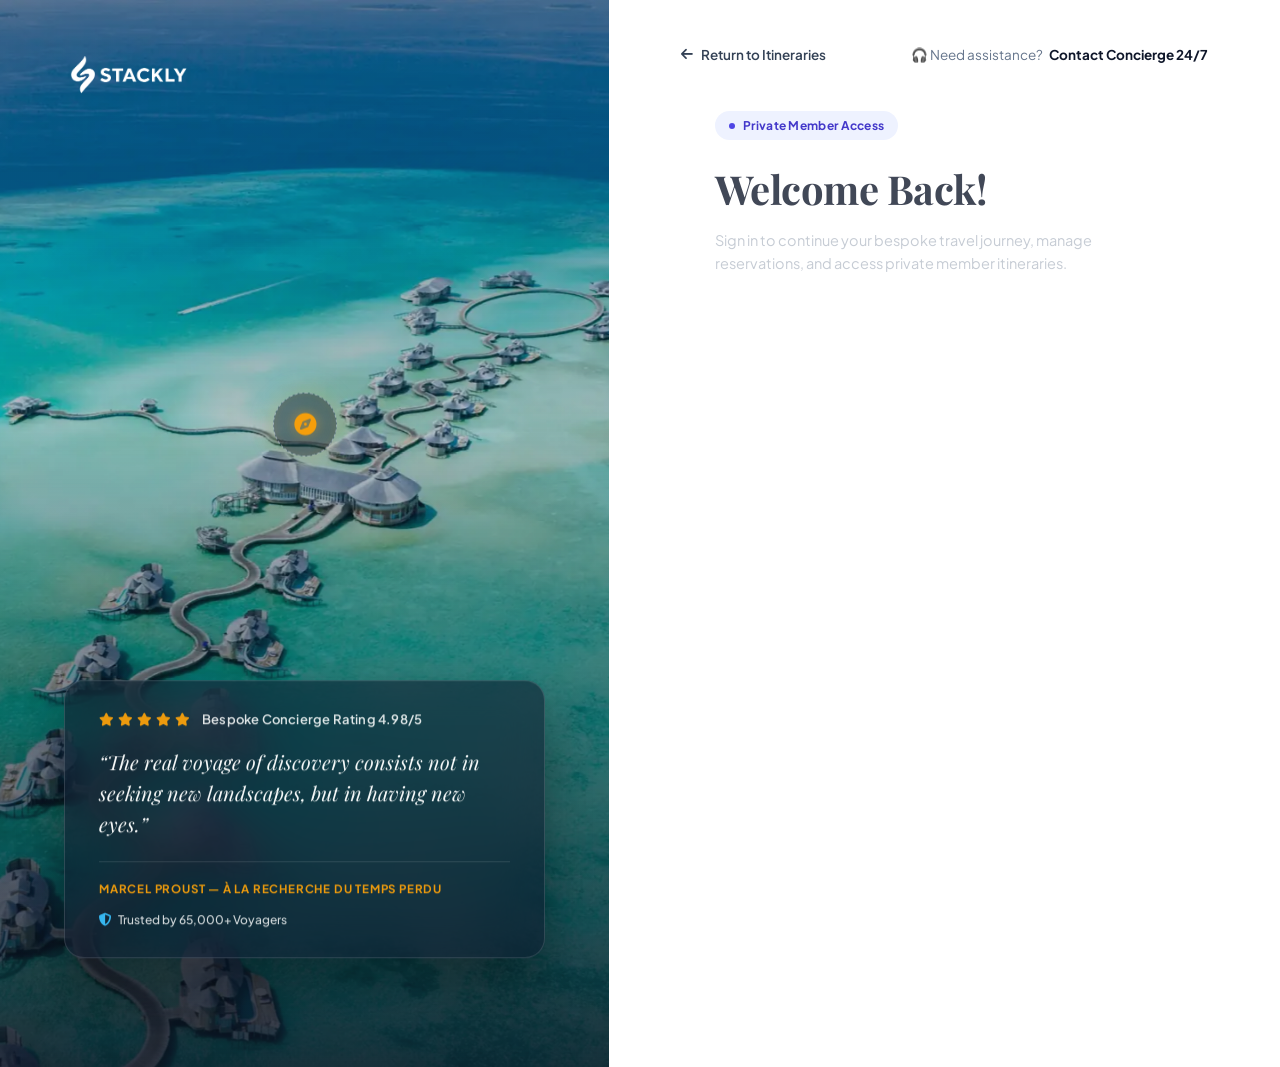
<file: login.html>
<!DOCTYPE html>
<html lang="en">
<head>
    <meta charset="UTF-8">
    <meta name="viewport" content="width=device-width, initial-scale=1.0">
    <title>Member Login | STACKLY Private Access</title>
    <!-- Google Fonts -->
    <link rel="preconnect" href="https://fonts.googleapis.com">
    <link rel="preconnect" href="https://fonts.gstatic.com" crossorigin>
    <link href="https://fonts.googleapis.com/css2?family=Playfair+Display:ital,wght@0,600;0,700;1,400;1,600&family=Plus+Jakarta+Sans:wght@300;400;500;600;700;800&display=swap" rel="stylesheet">
    <!-- FontAwesome Icons -->
    <link rel="stylesheet" href="https://cdnjs.cloudflare.com/ajax/libs/font-awesome/6.5.2/css/all.min.css">
    <!-- Custom CSS -->
    <link rel="stylesheet" href="css/index.css">
    <link rel="stylesheet" href="css/login.css">
    <link rel="stylesheet" href="css/responsive.css">
</head>
<body class="login-body">
    <div class="login-split-wrapper">
        <!-- Left Hero / Brand Visual Panel -->
        <div class="login-visual-panel">
            <div class="login-visual-bg"></div>
            <div class="login-visual-overlay"></div>
            
            <!-- Brand Logo at Top Left -->
            <div class="visual-brand-header">
                <a href="index.html" class="visual-logo">
                    <img src="assets/logo.webp" alt="Stackly Logo">
                </a>
            </div>

            <!-- Central Subtle Decorative Emblem -->
            <div class="visual-center-target">
                <div class="target-ring">
                    <i class="fa-solid fa-compass"></i>
                </div>
            </div>

            <!-- Testimonial Quote Glass Card -->
            <div class="visual-quote-card">
                <div class="quote-rating-row">
                    <div class="quote-stars">
                        <i class="fa-solid fa-star"></i>
                        <i class="fa-solid fa-star"></i>
                        <i class="fa-solid fa-star"></i>
                        <i class="fa-solid fa-star"></i>
                        <i class="fa-solid fa-star"></i>
                    </div>
                    <span class="quote-rating-label">Bespoke Concierge Rating 4.98/5</span>
                </div>
                
                <blockquote class="quote-text">
                    “The real voyage of discovery consists not in seeking new landscapes, but in having new eyes.”
                </blockquote>
                
                <div class="quote-footer">
                    <div class="quote-author">
                        MARCEL PROUST — À LA RECHERCHE DU TEMPS PERDU
                    </div>
                    <div class="quote-badge">
                        <i class="fa-solid fa-shield-halved"></i>
                        <span>Trusted by 65,000+ Voyagers</span>
                    </div>
                </div>
            </div>
        </div>

        <!-- Right Form Panel -->
        <div class="login-form-panel">
            <!-- Top Utility Bar -->
            <div class="panel-top-nav">
                <a href="tourpackages.html" class="nav-back-link">
                    <i class="fa-solid fa-arrow-left"></i>
                    <span>Return to Itineraries</span>
                </a>
                <div class="nav-help-link">
                    <span>🎧 Need assistance?</span>
                    <a href="contact.html">Contact Concierge 24/7</a>
                </div>
            </div>

            <!-- Form Content Box -->
            <div class="login-content-box">
                <!-- Member Access Badge -->
                <div class="member-access-badge">
                    <span class="badge-dot"></span>
                    <span>Private Member Access</span>
                </div>

                <!-- Title & Description -->
                <h1 class="login-heading">Welcome Back!</h1>
                <p class="login-subheading">
                    Sign in to continue your bespoke travel journey, manage reservations, and access private member itineraries.
                </p>

                <!-- Single Sign-On Auth Buttons -->
                <div class="sso-auth-grid">
                    <button type="button" class="btn-sso auth-provider-google" onclick="window.location.href='404.html'">
                        <svg class="sso-icon" viewBox="0 0 24 24" width="18" height="18">
                            <path fill="#4285F4" d="M23.745 12.27c0-.7-.06-1.4-.19-2.07H12v4.51h6.6c-.29 1.52-1.14 2.82-2.4 3.68v3.05h3.88c2.27-2.09 3.665-5.17 3.665-9.17Z"/>
                            <path fill="#34A853" d="M12 24c3.24 0 5.95-1.08 7.93-2.91l-3.88-3.05c-1.08.72-2.45 1.16-4.05 1.16-3.12 0-5.77-2.1-6.72-4.93H1.25v3.15C3.26 21.36 7.33 24 12 24Z"/>
                            <path fill="#FBBC05" d="M5.28 14.27c-.25-.72-.38-1.49-.38-2.27s.13-1.55.38-2.27V6.58H1.25C.45 8.18 0 10.03 0 12s.45 3.82 1.25 5.42l4.03-3.15Z"/>
                            <path fill="#EA4335" d="M12 4.75c1.77 0 3.35.61 4.6 1.8l3.42-3.42C17.95 1.19 15.24 0 12 0 7.33 0 3.26 2.64 1.25 6.58l4.03 3.15c.95-2.83 3.6-4.98 6.72-4.98Z"/>
                        </svg>
                        <span>Google</span>
                    </button>
                    <button type="button" class="btn-sso auth-provider-apple" onclick="window.location.href='404.html'">
                        <i class="fa-brands fa-apple sso-icon" style="font-size: 19px; color: #000;"></i>
                        <span>Apple</span>
                    </button>
                </div>

                <!-- Divider -->
                <div class="auth-divider">
                    <span class="divider-line"></span>
                    <span class="divider-text">OR SIGN IN WITH EMAIL</span>
                    <span class="divider-line"></span>
                </div>

                <!-- Role Selector (Travelers & Admin) -->
                <div class="role-selector-grid">
                    <button type="button" class="btn-role active" id="roleTravelerBtn" onclick="selectRole('traveler')">
                        <i class="fa-solid fa-compass"></i>
                        <span>Travelers</span>
                    </button>
                    <button type="button" class="btn-role" id="roleAdminBtn" onclick="selectRole('admin')">
                        <i class="fa-solid fa-shield-halved"></i>
                        <span>Admin</span>
                    </button>
                </div>

                <!-- Form -->
                <form class="auth-form" id="memberLoginForm" onsubmit="handleLoginSubmit(event)">
                    <div class="input-block">
                        <label for="memberEmail">Email Address</label>
                        <div class="input-container">
                            <i class="fa-regular fa-envelope input-prefix"></i>
                            <input type="email" id="memberEmail" placeholder="name@example.com" required>
                        </div>
                    </div>

                    <div class="input-block">
                        <div class="input-header-row">
                            <label for="memberPassword">Password</label>
                            <a href="404.html" class="forgot-pass-link">Forgot Password?</a>
                        </div>
                        <div class="input-container">
                            <i class="fa-solid fa-lock input-prefix"></i>
                            <input type="password" id="memberPassword" placeholder="••••••••••••" required>
                            <button type="button" class="toggle-password-btn" id="togglePassword" aria-label="Toggle password visibility">
                                <i class="fa-regular fa-eye"></i>
                            </button>
                        </div>
                    </div>

                    <!-- Remember Me Option -->
                    <div class="form-checkbox-row">
                        <label class="custom-check-label">
                            <input type="checkbox" checked id="rememberDevice">
                            <span class="check-box-indicator"></span>
                            <span class="check-text">Remember my device for 30 days</span>
                        </label>
                    </div>

                    <!-- Submit CTA -->
                    <button type="submit" class="btn-login-submit" id="loginSubmitBtn">
                        <span id="submitBtnText">Sign In to Traveler Dashboard</span>
                        <i class="fa-solid fa-arrow-right"></i>
                    </button>
                </form>

                <!-- Signup Prompt -->
                <div class="signup-prompt">
                    Don't have an account? <a href="signup.html" class="signup-link">Sign Up for Membership</a>
                </div>

                <!-- Emerald Privilege Box -->
                <div class="emerald-privilege-card">
                    <div class="privilege-icon">
                        <i class="fa-solid fa-gem"></i>
                    </div>
                    <div class="privilege-text">
                        <strong>Emerald Tier Privileges:</strong> Enjoy direct charter access, private island transfers & zero reservation fees.
                    </div>
                </div>

                <!-- Security & Legal Footer -->
                <div class="auth-security-footer">
                    <div class="security-guarantee">
                        <i class="fa-solid fa-shield-halved"></i>
                        <span>256-bit Bank Grade SSL Encryption</span>
                        <span class="sep-dot">•</span>
                        <span>Zero-Spam Pledge</span>
                    </div>
                    <div class="auth-legal-links">
                        <a href="404.html">Privacy Policy</a>
                        <a href="404.html">Terms of Service</a>
                        <a href="404.html">Security</a>
                    </div>
                </div>
            </div>
        </div>
    </div>

    <!-- GSAP Animations & Password Toggle Logic -->
    <script src="https://cdnjs.cloudflare.com/ajax/libs/gsap/3.12.2/gsap.min.js"></script>
    <script>
        // Password Visibility Toggle
        const toggleBtn = document.getElementById('togglePassword');
        const passInput = document.getElementById('memberPassword');
        if (toggleBtn && passInput) {
            toggleBtn.addEventListener('click', () => {
                const isPassword = passInput.type === 'password';
                passInput.type = isPassword ? 'text' : 'password';
                const icon = toggleBtn.querySelector('i');
                if (icon) {
                    if (isPassword) {
                        icon.classList.remove('fa-eye');
                        icon.classList.add('fa-eye-slash');
                    } else {
                        icon.classList.remove('fa-eye-slash');
                        icon.classList.add('fa-eye');
                    }
                }
            });
        }

        // Role Switching Logic (Travelers vs Admin)
        let currentRole = 'traveler';

        function selectRole(role) {
            currentRole = role;
            const travelerBtn = document.getElementById('roleTravelerBtn');
            const adminBtn = document.getElementById('roleAdminBtn');
            const emailInput = document.getElementById('memberEmail');
            const submitBtnText = document.getElementById('submitBtnText');

            if (role === 'traveler') {
                travelerBtn.classList.add('active');
                adminBtn.classList.remove('active');
                if (emailInput) {
                    emailInput.placeholder = 'name@example.com';
                }
                if (submitBtnText) {
                    submitBtnText.textContent = 'Sign In to Traveler Dashboard';
                }
            } else {
                adminBtn.classList.add('active');
                travelerBtn.classList.remove('active');
                if (emailInput) {
                    emailInput.placeholder = 'admin@example.com';
                }
                if (submitBtnText) {
                    submitBtnText.textContent = 'Sign In to Admin Dashboard';
                }
            }
        }

        function handleLoginSubmit(event) {
            event.preventDefault();
            if (currentRole === 'traveler') {
                window.location.href = 'userdashboard.html';
            } else {
                window.location.href = 'admindashboard.html';
            }
        }

        // Apple-style GSAP Animations
        document.addEventListener('DOMContentLoaded', () => {
            if (typeof gsap !== 'undefined') {
                const tl = gsap.timeline({ defaults: { ease: 'power3.out' } });

                // Left visual panel smooth scale & fade in
                tl.from('.login-visual-panel', {
                    opacity: 0,
                    duration: 1.1
                })
                .from('.login-visual-bg', {
                    scale: 1.08,
                    duration: 1.8,
                    ease: 'power2.out'
                }, '-=1.1')
                .from('.visual-brand-header, .visual-center-target', {
                    y: -20,
                    opacity: 0,
                    stagger: 0.15,
                    duration: 0.7
                }, '-=1.2')
                .from('.visual-quote-card', {
                    y: 35,
                    opacity: 0,
                    duration: 0.9,
                    clearProps: 'all'
                }, '-=0.9');

                // Right panel Apple-like staggered cascade
                tl.from('.panel-top-nav', {
                    y: -15,
                    opacity: 0,
                    duration: 0.5
                }, '-=1.1')
                .from('.member-access-badge', {
                    scale: 0.92,
                    y: 10,
                    opacity: 0,
                    duration: 0.45
                }, '-=0.8')
                .from('.login-heading', {
                    y: 20,
                    opacity: 0,
                    duration: 0.65
                }, '-=0.6')
                .from('.login-subheading', {
                    y: 15,
                    opacity: 0,
                    duration: 0.55,
                    clearProps: 'all'
                }, '-=0.5')
                .from('.sso-auth-grid .btn-sso', {
                    y: 15,
                    opacity: 0,
                    stagger: 0.1,
                    duration: 0.45,
                    clearProps: 'all'
                }, '-=0.4')
                .from('.auth-divider', {
                    scaleX: 0.92,
                    opacity: 0,
                    duration: 0.35,
                    clearProps: 'all'
                }, '-=0.35')
                .from('.role-selector-grid .btn-role', {
                    y: 15,
                    opacity: 0,
                    stagger: 0.1,
                    duration: 0.45,
                    clearProps: 'all'
                }, '-=0.3')
                .from('.auth-form .input-block', {
                    y: 15,
                    opacity: 0,
                    stagger: 0.1,
                    duration: 0.45,
                    clearProps: 'all'
                }, '-=0.3')
                .from('.form-checkbox-row, .btn-login-submit', {
                    y: 15,
                    opacity: 0,
                    stagger: 0.1,
                    duration: 0.45,
                    clearProps: 'all'
                }, '-=0.2')
                .from('.signup-prompt, .emerald-privilege-card, .auth-security-footer', {
                    y: 15,
                    opacity: 0,
                    stagger: 0.1,
                    duration: 0.55,
                    clearProps: 'all'
                }, '-=0.3');

                // Continuous subtle ambient levitation for the compass emblem
                gsap.to('.visual-center-target', {
                    y: '-=10',
                    duration: 3.5,
                    repeat: -1,
                    yoyo: true,
                    ease: 'sine.inOut'
                });
            }
        });
    </script>
    <script src="js/script.js"></script>
</body>
</html>
</file>
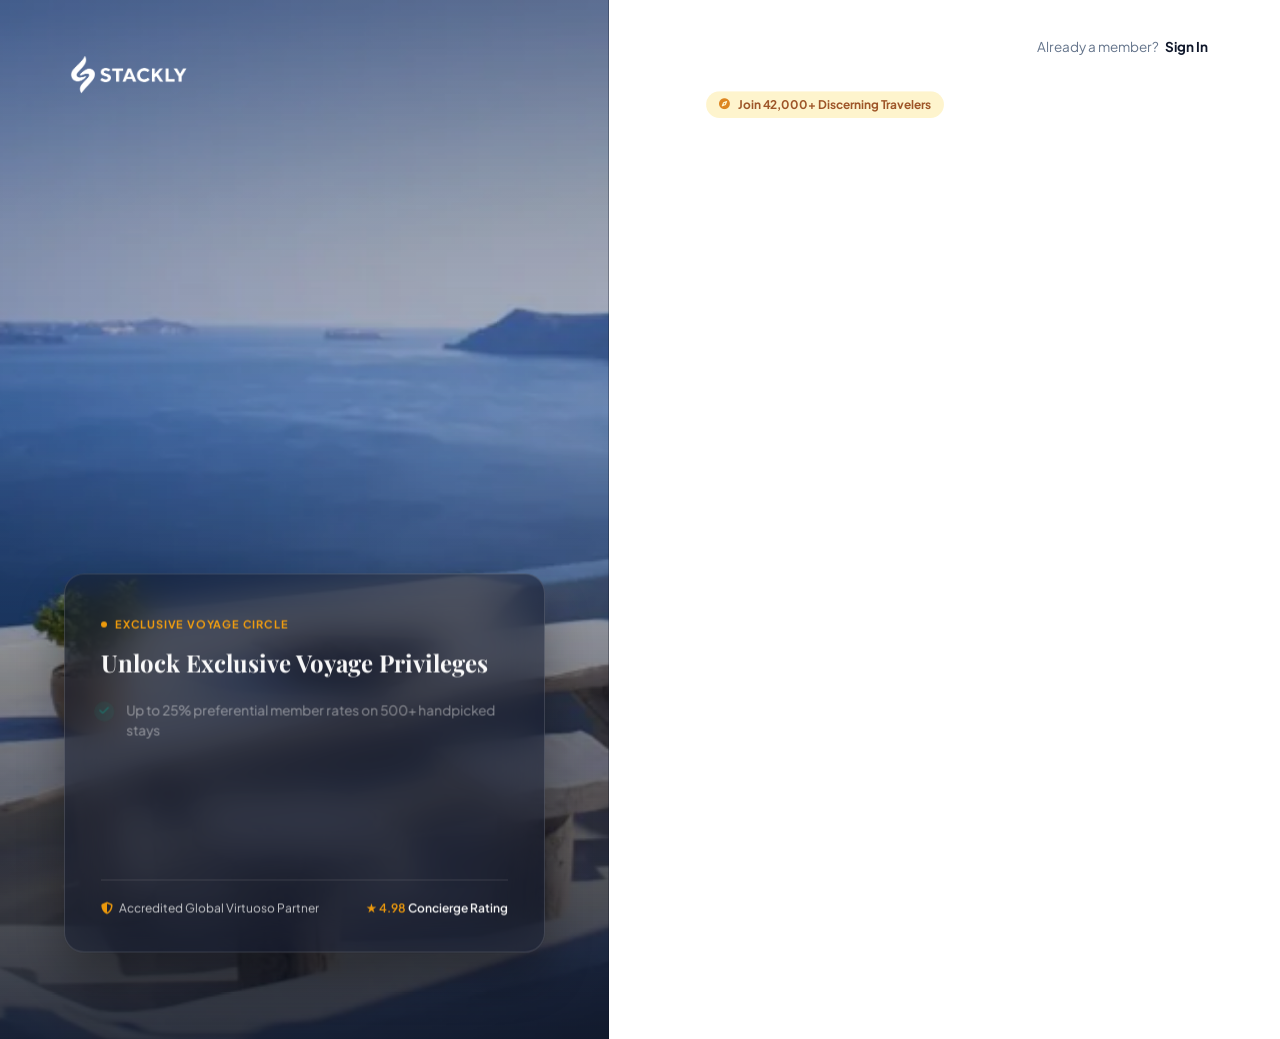
<file: signup.html>
<!DOCTYPE html>
<html lang="en">
<head>
    <meta charset="UTF-8">
    <meta name="viewport" content="width=device-width, initial-scale=1.0">
    <title>Start Your Journey | STACKLY Private Access</title>
    <!-- Google Fonts -->
    <link rel="preconnect" href="https://fonts.googleapis.com">
    <link rel="preconnect" href="https://fonts.gstatic.com" crossorigin>
    <link href="https://fonts.googleapis.com/css2?family=Playfair+Display:ital,wght@0,600;0,700;1,400;1,600&family=Plus+Jakarta+Sans:wght@300;400;500;600;700;800&display=swap" rel="stylesheet">
    <!-- FontAwesome Icons -->
    <link rel="stylesheet" href="https://cdnjs.cloudflare.com/ajax/libs/font-awesome/6.5.2/css/all.min.css">
    <!-- Stylesheets -->
    <link rel="stylesheet" href="css/index.css">
    <link rel="stylesheet" href="css/signup.css">
    <link rel="stylesheet" href="css/responsive.css">
</head>
<body class="signup-body">
    <div class="signup-split-wrapper">
        <!-- Left Hero / Brand Visual Panel -->
        <div class="signup-visual-panel">
            <div class="signup-visual-bg"></div>
            <div class="signup-visual-overlay"></div>
            
            <!-- Brand Logo at Top Left -->
            <div class="visual-brand-header">
                <a href="index.html" class="visual-logo">
                    <img src="assets/logo.webp" alt="Stackly Logo">
                </a>
            </div>

            <!-- Privileges Glass Card -->
            <div class="visual-privilege-card">
                <div class="privilege-badge-tag">
                    <span class="privilege-dot"></span>
                    <span>Exclusive Voyage Circle</span>
                </div>
                
                <h3 class="privilege-heading">Unlock Exclusive Voyage Privileges</h3>
                
                <ul class="privilege-checklist">
                    <li class="privilege-item">
                        <i class="fa-solid fa-check"></i>
                        <span>Up to 25% preferential member rates on 500+ handpicked stays</span>
                    </li>
                    <li class="privilege-item">
                        <i class="fa-solid fa-check"></i>
                        <span>Dedicated 24/7 personal travel concierge & priority flight handling</span>
                    </li>
                    <li class="privilege-item">
                        <i class="fa-solid fa-check"></i>
                        <span>Complimentary room upgrades & bespoke local itinerary guides</span>
                    </li>
                </ul>
                
                <div class="privilege-card-footer">
                    <div class="partner-note">
                        <i class="fa-solid fa-shield-halved"></i>
                        <span>Accredited Global Virtuoso Partner</span>
                    </div>
                    <div class="concierge-rating">
                        <span>★ 4.98</span> Concierge Rating
                    </div>
                </div>
            </div>
        </div>

        <!-- Right Form Panel -->
        <div class="signup-form-panel">
            <!-- Top Navigation Link -->
            <div class="panel-top-bar">
                <span>Already a member?</span>
                <a href="login.html">Sign In</a>
            </div>

            <!-- Form Content Box -->
            <div class="signup-content-box">
                <!-- Discerning Community Badge -->
                <div class="community-badge">
                    <i class="fa-solid fa-compass"></i>
                    <span>Join 42,000+ Discerning Travelers</span>
                </div>

                <!-- Title & Description -->
                <h1 class="signup-heading">Start Your Journey</h1>
                <p class="signup-subheading">
                    Create your account and explore amazing destinations with curated itineraries.
                </p>

                <!-- Single Sign-On Auth Buttons -->
                <div class="sso-auth-grid">
                    <button type="button" class="btn-sso auth-provider-google" onclick="window.location.href='404.html'">
                        <svg class="sso-icon" viewBox="0 0 24 24" width="18" height="18">
                            <path fill="#4285F4" d="M23.745 12.27c0-.7-.06-1.4-.19-2.07H12v4.51h6.6c-.29 1.52-1.14 2.82-2.4 3.68v3.05h3.88c2.27-2.09 3.665-5.17 3.665-9.17Z"/>
                            <path fill="#34A853" d="M12 24c3.24 0 5.95-1.08 7.93-2.91l-3.88-3.05c-1.08.72-2.45 1.16-4.05 1.16-3.12 0-5.77-2.1-6.72-4.93H1.25v3.15C3.26 21.36 7.33 24 12 24Z"/>
                            <path fill="#FBBC05" d="M5.28 14.27c-.25-.72-.38-1.49-.38-2.27s.13-1.55.38-2.27V6.58H1.25C.45 8.18 0 10.03 0 12s.45 3.82 1.25 5.42l4.03-3.15Z"/>
                            <path fill="#EA4335" d="M12 4.75c1.77 0 3.35.61 4.6 1.8l3.42-3.42C17.95 1.19 15.24 0 12 0 7.33 0 3.26 2.64 1.25 6.58l4.03 3.15c.95-2.83 3.6-4.98 6.72-4.98Z"/>
                        </svg>
                        <span>Continue with Google</span>
                    </button>
                    <button type="button" class="btn-sso auth-provider-apple" onclick="window.location.href='404.html'">
                        <i class="fa-brands fa-apple sso-icon" style="font-size: 19px; color: #000;"></i>
                        <span>Continue with Apple</span>
                    </button>
                </div>

                <!-- Divider -->
                <div class="auth-divider">
                    <span class="divider-line"></span>
                    <span class="divider-text">OR REGISTER WITH EMAIL</span>
                    <span class="divider-line"></span>
                </div>

                <!-- Signup Form -->
                <form class="signup-form" id="signupForm" onsubmit="event.preventDefault(); window.location.href='login.html';">
                    <!-- Full Name -->
                    <div class="input-block">
                        <label for="fullName">Full Name</label>
                        <div class="input-container">
                            <i class="fa-regular fa-user input-prefix"></i>
                            <input type="text" id="fullName" placeholder="Enter your full name" required>
                        </div>
                    </div>

                    <!-- Email Address -->
                    <div class="input-block">
                        <label for="signupEmail">Email Address</label>
                        <div class="input-container">
                            <i class="fa-regular fa-envelope input-prefix"></i>
                            <input type="email" id="signupEmail" placeholder="name@example.com" required>
                        </div>
                    </div>

                    <!-- Phone Number -->
                    <div class="input-block">
                        <label for="phoneNumber">Phone Number</label>
                        <div class="phone-input-container">
                            <div class="phone-country-select" id="countryCodeBtn">
                                <i class="fa-solid fa-phone phone-icon"></i>
                                <span>+1 (US)</span>
                                <i class="fa-solid fa-chevron-down dropdown-icon"></i>
                            </div>
                            <input type="tel" id="phoneNumber" class="phone-number-field" placeholder="(555) 000-0000" required>
                        </div>
                    </div>

                    <!-- Create Password -->
                    <div class="input-block">
                        <div class="input-header-row">
                            <label for="createPassword">Create Password</label>
                            <span class="status-indicator strong" id="passwordStrengthLabel" style="display: none;">
                                <span class="dot"></span> Strong Password
                            </span>
                        </div>
                        <div class="input-container">
                            <i class="fa-solid fa-lock input-prefix"></i>
                            <input type="password" id="createPassword" placeholder="••••••••••••" required>
                            <button type="button" class="toggle-password-btn" id="toggleCreatePass" aria-label="Toggle password visibility">
                                <i class="fa-regular fa-eye"></i>
                            </button>
                        </div>
                        <!-- Password Strength Segment Bars -->
                        <div class="password-strength-bars">
                            <div class="strength-bar"></div>
                            <div class="strength-bar"></div>
                            <div class="strength-bar"></div>
                            <div class="strength-bar"></div>
                        </div>
                    </div>

                    <!-- Confirm Password -->
                    <div class="input-block">
                        <div class="input-header-row">
                            <label for="confirmPassword">Confirm Password</label>
                            <span class="status-indicator match" id="passwordMatchLabel" style="display: none;">
                                <i class="fa-solid fa-check"></i> Passwords Match
                            </span>
                        </div>
                        <div class="input-container">
                            <i class="fa-solid fa-arrows-rotate input-prefix"></i>
                            <input type="password" id="confirmPassword" placeholder="••••••••••••" required>
                            <button type="button" class="toggle-password-btn" id="toggleConfirmPass" aria-label="Toggle password visibility">
                                <i class="fa-regular fa-eye"></i>
                            </button>
                        </div>
                    </div>

                    <!-- Terms & Conditions Checkbox -->
                    <div class="form-checkbox-row">
                        <label class="custom-check-label">
                            <input type="checkbox" checked id="termsConsent" required>
                            <span class="check-box-indicator"></span>
                            <span class="check-text">
                                I agree to the <a href="404.html">Terms of Service</a> and <a href="404.html">Privacy Policy</a>, and consent to receive curated travel dispatches.
                            </span>
                        </label>
                    </div>

                    <!-- Submit CTA Button -->
                    <button type="submit" class="btn-signup-submit" id="btnSubmitSignup">
                        <span>Create Account</span>
                        <i class="fa-solid fa-arrow-right"></i>
                    </button>
                </form>

                <!-- Bottom Sign In Prompt -->
                <div class="bottom-signin-prompt">
                    Already have an account? <a href="login.html">Sign In</a>
                </div>
            </div>
        </div>
    </div>

    <!-- GSAP Animations & Interactive Logic -->
    <script src="https://cdnjs.cloudflare.com/ajax/libs/gsap/3.12.2/gsap.min.js"></script>
    <script>
        // Password Visibility Toggles
        function setupPasswordToggle(btnId, inputId) {
            const btn = document.getElementById(btnId);
            const input = document.getElementById(inputId);
            if (btn && input) {
                btn.addEventListener('click', () => {
                    const isPass = input.type === 'password';
                    input.type = isPass ? 'text' : 'password';
                    const icon = btn.querySelector('i');
                    if (icon) {
                        icon.classList.toggle('fa-eye', !isPass);
                        icon.classList.toggle('fa-eye-slash', isPass);
                    }
                });
            }
        }

        setupPasswordToggle('toggleCreatePass', 'createPassword');
        setupPasswordToggle('toggleConfirmPass', 'confirmPassword');

        // Dynamic Password Match Check
        const pass1 = document.getElementById('createPassword');
        const pass2 = document.getElementById('confirmPassword');
        const matchLabel = document.getElementById('passwordMatchLabel');

        function checkPasswordMatch() {
            if (!matchLabel || !pass1 || !pass2) return;
            if (pass1.value && pass2.value && pass1.value === pass2.value) {
                matchLabel.innerHTML = '<i class="fa-solid fa-check"></i> Passwords Match';
                matchLabel.style.color = '#0d9488';
                matchLabel.style.display = 'inline-flex';
            } else if (pass2.value) {
                matchLabel.innerHTML = '<i class="fa-solid fa-xmark"></i> Passwords Do Not Match';
                matchLabel.style.color = '#ef4444';
                matchLabel.style.display = 'inline-flex';
            } else {
                matchLabel.style.display = 'none';
            }
        }

        if (pass1 && pass2) {
            pass1.addEventListener('input', checkPasswordMatch);
            pass2.addEventListener('input', checkPasswordMatch);
        }

        // Live Password Strength Meter
        const strengthLabel = document.getElementById('passwordStrengthLabel');
        const strengthBars = document.querySelectorAll('.password-strength-bars .strength-bar');

        if (pass1) {
            pass1.addEventListener('input', () => {
                const len = pass1.value.length;
                if (len === 0) {
                    if (strengthLabel) strengthLabel.style.display = 'none';
                    strengthBars.forEach(b => b.classList.remove('active'));
                } else {
                    if (strengthLabel) {
                        strengthLabel.style.display = 'inline-flex';
                        if (len >= 8) {
                            strengthLabel.innerHTML = '<span class="dot"></span> Strong Password';
                            strengthLabel.style.color = '#0d9488';
                        } else if (len >= 5) {
                            strengthLabel.innerHTML = '<span class="dot" style="background:#f59e0b"></span> Moderate Password';
                            strengthLabel.style.color = '#f59e0b';
                        } else {
                            strengthLabel.innerHTML = '<span class="dot" style="background:#ef4444"></span> Weak Password';
                            strengthLabel.style.color = '#ef4444';
                        }
                    }
                    const activeCount = len >= 10 ? 4 : len >= 7 ? 3 : len >= 4 ? 2 : 1;
                    strengthBars.forEach((bar, idx) => {
                        bar.classList.toggle('active', idx < activeCount);
                    });
                }
            });
        }

        // Apple-style GSAP Entrance Animations
        document.addEventListener('DOMContentLoaded', () => {
            if (typeof gsap !== 'undefined') {
                const tl = gsap.timeline({ defaults: { ease: 'power3.out' } });

                // Left visual panel smooth scale & fade in
                tl.from('.signup-visual-panel', {
                    opacity: 0,
                    duration: 1.1
                })
                .from('.signup-visual-bg', {
                    scale: 1.08,
                    duration: 1.8,
                    ease: 'power2.out'
                }, '-=1.1')
                .from('.visual-brand-header', {
                    y: -20,
                    opacity: 0,
                    duration: 0.7
                }, '-=1.2')
                .from('.visual-privilege-card', {
                    y: 35,
                    opacity: 0,
                    duration: 0.9,
                    clearProps: 'all'
                }, '-=0.9')
                .from('.privilege-item', {
                    x: -15,
                    opacity: 0,
                    stagger: 0.1,
                    duration: 0.5,
                    clearProps: 'all'
                }, '-=0.5');

                // Right panel Apple-like staggered cascade
                tl.from('.panel-top-bar', {
                    y: -15,
                    opacity: 0,
                    duration: 0.5
                }, '-=1.1')
                .from('.community-badge', {
                    scale: 0.92,
                    y: 10,
                    opacity: 0,
                    duration: 0.45
                }, '-=0.8')
                .from('.signup-heading', {
                    y: 20,
                    opacity: 0,
                    duration: 0.65
                }, '-=0.6')
                .from('.signup-subheading', {
                    y: 15,
                    opacity: 0,
                    duration: 0.55,
                    clearProps: 'all'
                }, '-=0.5')
                .from('.sso-auth-grid .btn-sso', {
                    y: 15,
                    opacity: 0,
                    stagger: 0.1,
                    duration: 0.45,
                    clearProps: 'all'
                }, '-=0.4')
                .from('.auth-divider', {
                    scaleX: 0.92,
                    opacity: 0,
                    duration: 0.35,
                    clearProps: 'all'
                }, '-=0.35')
                .from('.signup-form .input-block', {
                    y: 15,
                    opacity: 0,
                    stagger: 0.08,
                    duration: 0.45,
                    clearProps: 'all'
                }, '-=0.3')
                .from('.form-checkbox-row, .btn-signup-submit', {
                    y: 15,
                    opacity: 0,
                    stagger: 0.1,
                    duration: 0.45,
                    clearProps: 'all'
                }, '-=0.2')
                .from('.bottom-signin-prompt', {
                    y: 10,
                    opacity: 0,
                    duration: 0.5,
                    clearProps: 'all'
                }, '-=0.2');
            }
        });
    </script>
    <script src="js/script.js"></script>
</body>
</html>
</file>
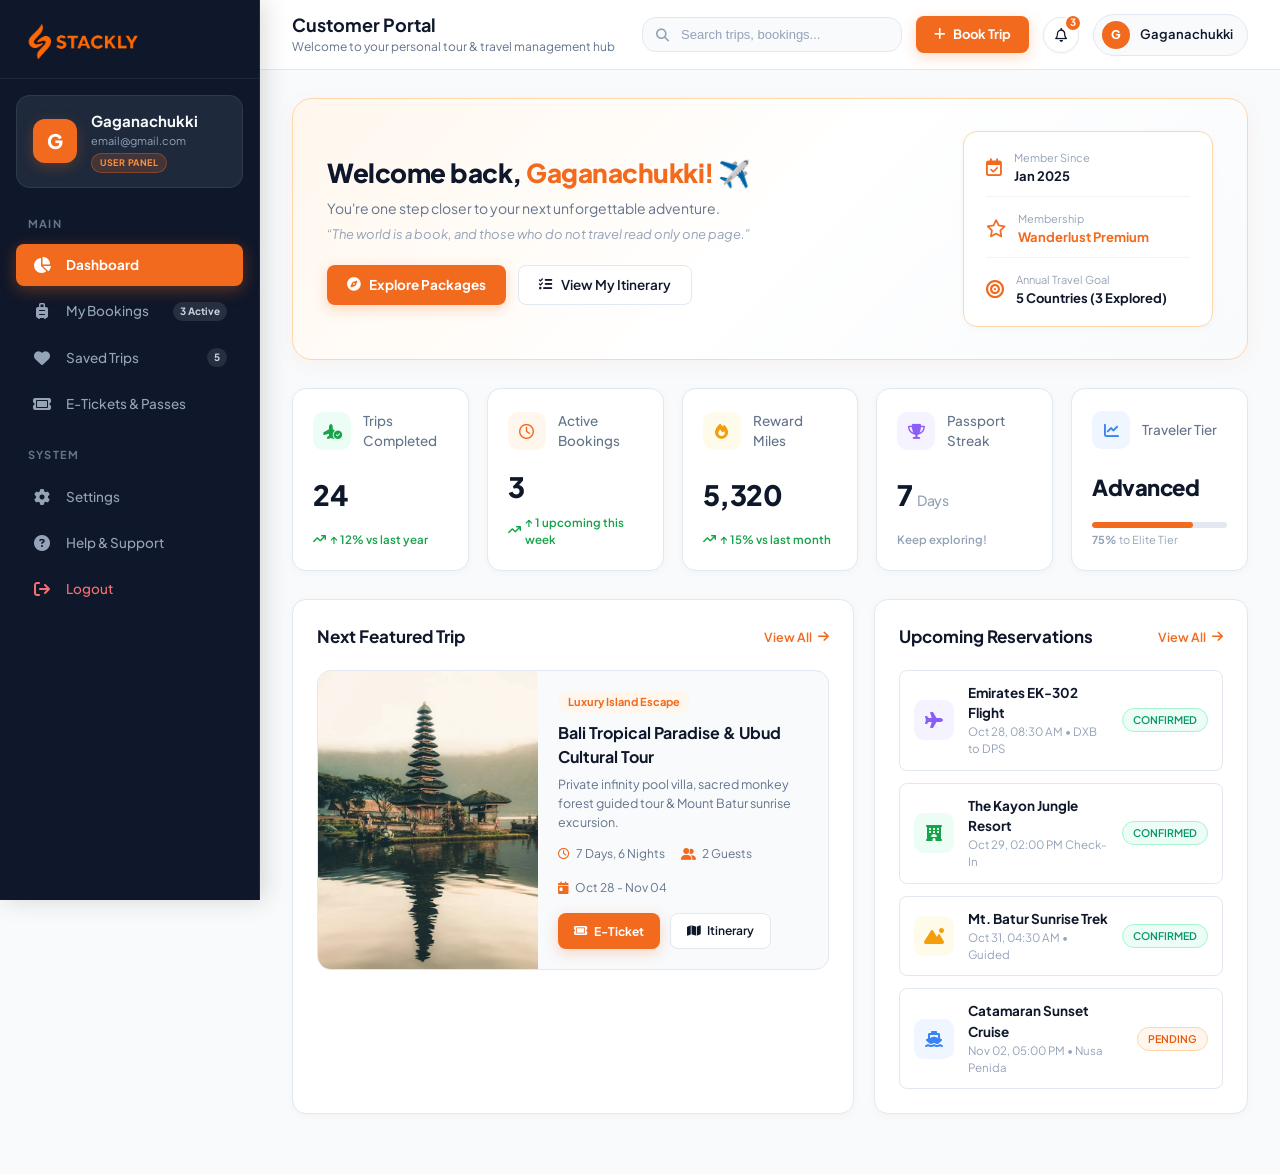
<file: userdashboard.html>
<!DOCTYPE html>
<html lang="en">
<head>
    <meta charset="UTF-8">
    <meta name="viewport" content="width=device-width, initial-scale=1.0">
    <title>Customer Portal | Tour & Travel Booking</title>
    <!-- Google Fonts -->
    <link rel="preconnect" href="https://fonts.googleapis.com">
    <link rel="preconnect" href="https://fonts.gstatic.com" crossorigin>
    <link href="https://fonts.googleapis.com/css2?family=Playfair+Display:ital,wght@0,600;0,700;1,400;1,600&family=Plus+Jakarta+Sans:wght@300;400;500;600;700;800&display=swap" rel="stylesheet">
    <!-- FontAwesome Icons -->
    <link rel="stylesheet" href="https://cdnjs.cloudflare.com/ajax/libs/font-awesome/6.5.2/css/all.min.css">
    <!-- User Dashboard CSS -->
    <link rel="stylesheet" href="css/userdashboard.css">
    <link rel="stylesheet" href="css/responsive.css">
</head>
<body>
    <div class="app-container">
        <!-- ==========================================================================
             SIDEBAR NAVIGATION
             ========================================================================== -->
        <aside class="sidebar" id="sidebar">
            <!-- Brand Logo -->
            <div class="sidebar-brand">
                <a href="index.html" class="brand-link">
                    <img src="assets/logo.webp" alt="Tour & Travel Booking Logo">
                </a>
                <button class="close-sidebar-btn" id="closeSidebarBtn" aria-label="Close Sidebar">
                    <i class="fa-solid fa-xmark"></i>
                </button>
            </div>

            <!-- User Profile Box -->
            <div class="user-profile-badge">
                <div class="user-avatar-purple">G</div>
                <div class="user-info">
                    <span class="user-name">Gaganachukki</span>
                    <span class="user-email">email@gmail.com</span>
                    <span class="badge-pill-user">USER PANEL</span>
                </div>
            </div>

            <!-- Main Nav Section -->
            <div class="nav-section">
                <div class="nav-section-title">MAIN</div>
                <ul class="nav-list">
                    <li class="nav-item active">
                        <a href="#dashboard" data-view="dashboard" class="nav-view-btn">
                            <i class="fa-solid fa-chart-pie"></i>
                            <span>Dashboard</span>
                        </a>
                    </li>
                    <li class="nav-item">
                        <a href="#bookings" data-view="bookings" class="nav-view-btn">
                            <i class="fa-solid fa-suitcase-rolling"></i>
                            <span>My Bookings</span>
                            <span class="nav-badge-pill">3 Active</span>
                        </a>
                    </li>
                    <li class="nav-item">
                        <a href="#wishlist" data-view="wishlist" class="nav-view-btn">
                            <i class="fa-solid fa-heart"></i>
                            <span>Saved Trips</span>
                            <span class="nav-badge-pill">5</span>
                        </a>
                    </li>
                    <li class="nav-item">
                        <a href="#tickets" data-view="tickets" class="nav-view-btn">
                            <i class="fa-solid fa-ticket"></i>
                            <span>E-Tickets & Passes</span>
                        </a>
                    </li>
                </ul>
            </div>

            <!-- System Section -->
            <div class="nav-section" style="padding-bottom: 24px;">
                <div class="nav-section-title">SYSTEM</div>
                <ul class="nav-list">
                    <li class="nav-item">
                        <a href="#settings" data-view="settings" class="nav-view-btn">
                            <i class="fa-solid fa-gear"></i>
                            <span>Settings</span>
                        </a>
                    </li>
                    <li class="nav-item">
                        <a href="#support" data-view="support" class="nav-view-btn">
                            <i class="fa-solid fa-circle-question"></i>
                            <span>Help & Support</span>
                        </a>
                    </li>
                    <li class="nav-item nav-item-logout">
                        <a href="login.html">
                            <i class="fa-solid fa-arrow-right-from-bracket"></i>
                            <span>Logout</span>
                        </a>
                    </li>
                </ul>
            </div>
        </aside>

        <!-- ==========================================================================
             MAIN CONTENT WRAPPER
             ========================================================================== -->
        <main class="main-wrapper">
            <!-- Topbar Header -->
            <header class="topbar">
                <div class="topbar-left">
                    <button class="mobile-toggle-btn" id="openSidebarBtn" aria-label="Open Sidebar">
                        <i class="fa-solid fa-bars"></i>
                    </button>
                    <!-- Desktop title -->
                    <div class="page-title-box desktop-only">
                        <h1 id="userPortalPageTitle">Customer Portal</h1>
                        <p id="userPortalPageSubtitle">Welcome to your personal tour & travel management hub</p>
                    </div>
                    <!-- Mobile logo (shown on mobile, replacing Customer Portal title) -->
                    <a href="index.html" class="topbar-mobile-logo mobile-only" aria-label="Stackly Home">
                        <img src="assets/logo.webp" alt="Stackly Logo">
                    </a>
                </div>

                <div class="topbar-right">
                    <!-- Search Input (Desktop Only) -->
                    <div class="topbar-search desktop-only">
                        <i class="fa-solid fa-magnifying-glass"></i>
                        <input type="text" placeholder="Search trips, bookings..." id="searchInput" onkeyup="filterBookings()">
                    </div>

                    <!-- Mobile Circle Button: Search Toggle -->
                    <button class="topbar-circle-btn mobile-only mobile-search-toggle" onclick="toggleMobileSearch()" aria-label="Search" title="Search">
                        <i class="fa-solid fa-magnifying-glass"></i>
                    </button>

                    <!-- Mobile Circle Button: Book Trip (Leads to 404) -->
                    <a href="404.html" class="topbar-circle-btn mobile-only mobile-book-circle" aria-label="Book Trip" title="Book Trip">
                        <i class="fa-solid fa-plus"></i>
                    </a>

                    <!-- Book Trip Action (Desktop Only - Leads to 404) -->
                    <a href="404.html" class="btn-book-trip desktop-only" aria-label="Book Trip">
                        <i class="fa-solid fa-plus"></i>
                        <span>Book Trip</span>
                    </a>

                    <!-- Notifications (Leads to 404) -->
                    <div class="notif-btn-wrapper">
                        <a href="404.html" class="topbar-circle-btn notif-circle-btn" aria-label="Notifications" title="Notifications">
                            <i class="fa-regular fa-bell"></i>
                            <span class="notif-badge">3</span>
                        </a>
                    </div>

                    <!-- User Quick Menu (Desktop Only) -->
                    <a href="javascript:void(0)" class="header-user-btn desktop-only" onclick="showToast('Logged in as Gaganachukki')">
                        <div class="avatar-mini">G</div>
                        <span>Gaganachukki</span>
                    </a>
                </div>

                <!-- Mobile Slide-Down Search Expand -->
                <div class="mobile-search-expand" id="mobileSearchExpand">
                    <div class="mobile-search-inner">
                        <i class="fa-solid fa-magnifying-glass"></i>
                        <input type="text" placeholder="Search trips, bookings..." id="mobileSearchInput" onkeyup="syncMobileSearch(this.value)">
                        <button class="mobile-search-close" onclick="toggleMobileSearch()" aria-label="Close search">
                            <i class="fa-solid fa-xmark"></i>
                        </button>
                    </div>
                </div>
            </header>

            <!-- Page Body -->
            <div class="content-body">
                <!-- ==============================================================
                     VIEW 1: DASHBOARD OVERVIEW
                     ============================================================== -->
                <div class="dashboard-view active" id="view-dashboard">
                    <!-- Welcome Hero Banner -->
                    <section class="welcome-banner">
                        <div class="banner-left">
                            <h2 class="welcome-title">
                                Welcome back, <span class="user-highlight">Gaganachukki!</span> ✈️
                            </h2>
                            <p class="welcome-subtitle">You're one step closer to your next unforgettable adventure.</p>
                            <p class="welcome-quote">“The world is a book, and those who do not travel read only one page.”</p>
                            <div class="banner-cta-group">
                                <a href="tourpackages.html" class="btn-banner-primary">
                                    <i class="fa-solid fa-compass"></i> Explore Packages
                                </a>
                                <button class="btn-banner-secondary" onclick="switchDashboardView('bookings')">
                                    <i class="fa-solid fa-list-check"></i> View My Itinerary
                                </button>
                            </div>
                        </div>

                        <!-- Banner Right Mini Info Card -->
                        <div class="banner-badge-card">
                            <div class="badge-item">
                                <i class="fa-regular fa-calendar-check badge-icon"></i>
                                <div class="badge-details">
                                    <span class="badge-label">Member Since</span>
                                    <span class="badge-val">Jan 2025</span>
                                </div>
                            </div>
                            <div class="badge-item">
                                <i class="fa-regular fa-star badge-icon"></i>
                                <div class="badge-details">
                                    <span class="badge-label">Membership</span>
                                    <span class="badge-val" style="color: var(--accent-orange);">Wanderlust Premium</span>
                                </div>
                            </div>
                            <div class="badge-item">
                                <i class="fa-solid fa-bullseye badge-icon"></i>
                                <div class="badge-details">
                                    <span class="badge-label">Annual Travel Goal</span>
                                    <span class="badge-val">5 Countries (3 Explored)</span>
                                </div>
                            </div>
                        </div>
                    </section>

                    <!-- 5 Stat Metrics Cards -->
                    <section class="stats-grid-5">
                        <div class="stat-card">
                            <div class="stat-card-header">
                                <div class="stat-card-icon icon-green"><i class="fa-solid fa-plane-circle-check"></i></div>
                                <span class="stat-card-title">Trips Completed</span>
                            </div>
                            <div class="stat-card-val">24</div>
                            <div class="stat-card-trend"><i class="fa-solid fa-arrow-trend-up"></i><span>↑ 12% vs last year</span></div>
                        </div>

                        <div class="stat-card">
                            <div class="stat-card-header">
                                <div class="stat-card-icon icon-lime"><i class="fa-regular fa-clock"></i></div>
                                <span class="stat-card-title">Active Bookings</span>
                            </div>
                            <div class="stat-card-val">3</div>
                            <div class="stat-card-trend"><i class="fa-solid fa-arrow-trend-up"></i><span>↑ 1 upcoming this week</span></div>
                        </div>

                        <div class="stat-card">
                            <div class="stat-card-header">
                                <div class="stat-card-icon icon-amber"><i class="fa-solid fa-fire"></i></div>
                                <span class="stat-card-title">Reward Miles</span>
                            </div>
                            <div class="stat-card-val">5,320</div>
                            <div class="stat-card-trend"><i class="fa-solid fa-arrow-trend-up"></i><span>↑ 15% vs last month</span></div>
                        </div>

                        <div class="stat-card">
                            <div class="stat-card-header">
                                <div class="stat-card-icon icon-purple"><i class="fa-solid fa-trophy"></i></div>
                                <span class="stat-card-title">Passport Streak</span>
                            </div>
                            <div class="stat-card-val">7 <span style="font-size: 14px; font-weight: 500; color: #94a3b8;">Days</span></div>
                            <div class="stat-card-trend neutral"><span>Keep exploring!</span></div>
                        </div>

                        <div class="stat-card">
                            <div class="stat-card-header">
                                <div class="stat-card-icon icon-blue"><i class="fa-solid fa-chart-line"></i></div>
                                <span class="stat-card-title">Traveler Tier</span>
                            </div>
                            <div class="stat-card-val" style="font-size: 22px;">Advanced</div>
                            <div class="tier-progress-box">
                                <div class="tier-progress-bar"><div class="tier-progress-fill" style="width: 75%;"></div></div>
                                <div class="tier-progress-text"><strong>75%</strong> to Elite Tier</div>
                            </div>
                        </div>
                    </section>

                    <!-- Two-Column Grid: Featured Trip & Upcoming Schedule -->
                    <section class="two-col-grid">
                        <!-- Featured Trip Card -->
                        <div class="dashboard-card">
                            <div class="card-header-flex">
                                <h3 class="card-heading">Next Featured Trip</h3>
                                <button class="view-all-link" onclick="switchDashboardView('bookings')" style="background:none; border:none; cursor:pointer;">
                                    <span>View All</span>
                                    <i class="fa-solid fa-arrow-right"></i>
                                </button>
                            </div>

                            <div class="trip-highlight-card">
                                <img src="assets/photo-1537996194471-e657df975ab4.webp" alt="Bali Resort" class="trip-highlight-img">
                                <div class="trip-highlight-info">
                                    <span class="trip-category-pill">Luxury Island Escape</span>
                                    <h4 class="trip-title">Bali Tropical Paradise & Ubud Cultural Tour</h4>
                                    <p class="trip-desc">Private infinity pool villa, sacred monkey forest guided tour & Mount Batur sunrise excursion.</p>
                                    <div class="trip-meta-row">
                                        <div class="trip-meta-item"><i class="fa-regular fa-clock"></i><span>7 Days, 6 Nights</span></div>
                                        <div class="trip-meta-item"><i class="fa-solid fa-user-group"></i><span>2 Guests</span></div>
                                        <div class="trip-meta-item"><i class="fa-solid fa-calendar-day"></i><span>Oct 28 - Nov 04</span></div>
                                    </div>
                                    <div class="trip-btn-group">
                                        <button class="btn-trip-action" onclick="switchDashboardView('tickets')">
                                            <i class="fa-solid fa-ticket"></i> E-Ticket
                                        </button>
                                        <a href="destinations.html" class="btn-trip-outline">
                                            <i class="fa-solid fa-map"></i> Itinerary
                                        </a>
                                    </div>
                                </div>
                            </div>
                        </div>

                        <!-- Upcoming Schedule -->
                        <div class="dashboard-card">
                            <div class="card-header-flex">
                                <h3 class="card-heading">Upcoming Reservations</h3>
                                <button class="view-all-link" onclick="switchDashboardView('bookings')" style="background:none; border:none; cursor:pointer;">
                                    <span>View All</span>
                                    <i class="fa-solid fa-arrow-right"></i>
                                </button>
                            </div>

                            <div class="upcoming-sessions-list">
                                <div class="session-item">
                                    <div class="session-icon-box session-icon-purple"><i class="fa-solid fa-plane"></i></div>
                                    <div class="session-content">
                                        <span class="session-title">Emirates EK-302 Flight</span>
                                        <span class="session-time">Oct 28, 08:30 AM • DXB to DPS</span>
                                    </div>
                                    <span class="session-badge badge-confirmed">Confirmed</span>
                                </div>

                                <div class="session-item">
                                    <div class="session-icon-box session-icon-green"><i class="fa-solid fa-hotel"></i></div>
                                    <div class="session-content">
                                        <span class="session-title">The Kayon Jungle Resort</span>
                                        <span class="session-time">Oct 29, 02:00 PM Check-In</span>
                                    </div>
                                    <span class="session-badge badge-confirmed">Confirmed</span>
                                </div>

                                <div class="session-item">
                                    <div class="session-icon-box session-icon-amber"><i class="fa-solid fa-mountain-sun"></i></div>
                                    <div class="session-content">
                                        <span class="session-title">Mt. Batur Sunrise Trek</span>
                                        <span class="session-time">Oct 31, 04:30 AM • Guided</span>
                                    </div>
                                    <span class="session-badge badge-confirmed">Confirmed</span>
                                </div>

                                <div class="session-item">
                                    <div class="session-icon-box session-icon-blue"><i class="fa-solid fa-ship"></i></div>
                                    <div class="session-content">
                                        <span class="session-title">Catamaran Sunset Cruise</span>
                                        <span class="session-time">Nov 02, 05:00 PM • Nusa Penida</span>
                                    </div>
                                    <span class="session-badge badge-pending">Pending</span>
                                </div>
                            </div>
                        </div>
                    </section>
                </div>

                <!-- ==============================================================
                     VIEW 2: MY BOOKINGS
                     ============================================================== -->
                <div class="dashboard-view" id="view-bookings">
                    <section class="dashboard-card" id="bookings-section">
                        <div class="card-header-flex">
                            <div>
                                <h3 class="card-heading">My Travel Bookings</h3>
                                <p style="font-size: 12.5px; color: var(--text-secondary); margin-top: 2px;">Manage, review, and download vouchers for your journeys</p>
                            </div>
                            <div style="display: flex; gap: 8px; flex-wrap: wrap; align-items: center;">
                                <button class="btn-trip-outline" style="padding: 6px 12px; font-size: 12px;" onclick="filterTableStatus('all')">All</button>
                                <button class="btn-trip-outline" style="padding: 6px 12px; font-size: 12px;" onclick="filterTableStatus('confirmed')">Confirmed</button>
                                <button class="btn-trip-outline" style="padding: 6px 12px; font-size: 12px;" onclick="filterTableStatus('pending')">Pending</button>
                                <a href="404.html" class="btn-trip-action" style="padding: 6px 14px; font-size: 12px;">
                                    <i class="fa-solid fa-plus"></i> Book Journey
                                </a>
                            </div>
                        </div>
                        <div class="table-responsive">
                            <table class="dashboard-table" id="bookingsTable">
                                <thead>
                                    <tr>
                                        <th>Booking ID</th>
                                        <th>Destination / Package</th>
                                        <th>Travel Dates</th>
                                        <th>Guests</th>
                                        <th>Total Paid</th>
                                        <th>Status</th>
                                        <th style="text-align: right;">Action</th>
                                    </tr>
                                </thead>
                                <tbody>
                                    <tr data-status="confirmed">
                                        <td class="table-booking-id">#TRV-8941</td>
                                        <td>
                                            <div class="table-dest-cell">
                                                <img src="assets/photo-1537996194471-e657df975ab4.webp" alt="Bali" class="table-dest-img">
                                                <div>
                                                    <div class="table-dest-name">Bali Nature Escape & Ubud</div>
                                                    <div class="table-dest-country">Indonesia</div>
                                                </div>
                                            </div>
                                        </td>
                                        <td>Oct 28 - Nov 04, 2026</td>
                                        <td>2 Travelers</td>
                                        <td class="table-price">$1,850</td>
                                        <td><span class="session-badge badge-confirmed">Confirmed</span></td>
                                        <td style="text-align: right;">
                                            <a href="404.html" class="btn-table-action" title="View Ticket"><i class="fa-solid fa-receipt"></i></a>
                                        </td>
                                    </tr>

                                    <tr data-status="confirmed">
                                        <td class="table-booking-id">#TRV-8205</td>
                                        <td>
                                            <div class="table-dest-cell">
                                                <img src="assets/photo-1530122037265-a5f1f91d3b99.webp" alt="Swiss Alps" class="table-dest-img">
                                                <div>
                                                    <div class="table-dest-name">Swiss Alps Panoramic Chalet</div>
                                                    <div class="table-dest-country">Switzerland</div>
                                                </div>
                                            </div>
                                        </td>
                                        <td>Dec 15 - Dec 22, 2026</td>
                                        <td>2 Travelers</td>
                                        <td class="table-price">$2,400</td>
                                        <td><span class="session-badge badge-confirmed">Confirmed</span></td>
                                        <td style="text-align: right;">
                                            <a href="404.html" class="btn-table-action" title="View Ticket"><i class="fa-solid fa-receipt"></i></a>
                                        </td>
                                    </tr>

                                    <tr data-status="pending">
                                        <td class="table-booking-id">#TRV-7540</td>
                                        <td>
                                            <div class="table-dest-cell">
                                                <img src="assets/photo-1512453979798-5ea266f8880c.webp" alt="Dubai" class="table-dest-img">
                                                <div>
                                                    <div class="table-dest-name">Dubai Luxury Skyline & Desert</div>
                                                    <div class="table-dest-country">United Arab Emirates</div>
                                                </div>
                                            </div>
                                        </td>
                                        <td>Nov 18 - Nov 23, 2026</td>
                                        <td>1 Traveler</td>
                                        <td class="table-price">$950</td>
                                        <td><span class="session-badge badge-pending">Pending Review</span></td>
                                        <td style="text-align: right;">
                                            <a href="404.html" class="btn-table-action" title="View Details"><i class="fa-solid fa-eye"></i></a>
                                        </td>
                                    </tr>

                                    <tr data-status="confirmed">
                                        <td class="table-booking-id">#TRV-6120</td>
                                        <td>
                                            <div class="table-dest-cell">
                                                <img src="assets/photo-1502602898657-3e91760cbb34.webp" alt="Paris" class="table-dest-img">
                                                <div>
                                                    <div class="table-dest-name">Paris Romance & Louvre Tour</div>
                                                    <div class="table-dest-country">France</div>
                                                </div>
                                            </div>
                                        </td>
                                        <td>Aug 05 - Aug 12, 2026</td>
                                        <td>2 Travelers</td>
                                        <td class="table-price">$2,100</td>
                                        <td><span class="session-badge badge-confirmed" style="background: rgba(139,92,246,0.15); color: #c4b5fd; border-color: rgba(139,92,246,0.3);">Completed</span></td>
                                        <td style="text-align: right;">
                                            <a href="404.html" class="btn-table-action" title="Download Invoice"><i class="fa-solid fa-download"></i></a>
                                        </td>
                                    </tr>
                                </tbody>
                            </table>
                        </div>
                    </section>
                </div>

                <!-- ==============================================================
                     VIEW 3: SAVED DESTINATION WISHLIST
                     ============================================================== -->
                <div class="dashboard-view" id="view-wishlist">
                    <section class="dashboard-card" id="wishlist-section">
                        <div class="card-header-flex">
                            <div>
                                <h3 class="card-heading">Saved Destination Wishlist</h3>
                                <p style="font-size: 12.5px; color: var(--text-secondary); margin-top: 2px;">Handpicked vacations ready for instant reservation</p>
                            </div>
                            <a href="404.html" class="view-all-link">
                                <span>Explore Catalog</span>
                                <i class="fa-solid fa-arrow-right"></i>
                            </a>
                        </div>

                        <div class="wishlist-grid">
                            <!-- Card 1 -->
                            <div class="wishlist-card">
                                <div class="wishlist-img-box">
                                    <img src="assets/photo-1544644181-1484b3fdfc62.webp" alt="Maldives" class="wishlist-img">
                                    <button class="wishlist-heart-btn" onclick="showToast('Updated wishlist favorites!')"><i class="fa-solid fa-heart"></i></button>
                                </div>
                                <div class="wishlist-body">
                                    <h4>Maldives Sunset Overwater Villa</h4>
                                    <p>5 Nights • All Inclusive • Private Lagoon</p>
                                    <div class="wishlist-footer">
                                        <span class="wishlist-price">$2,150</span>
                                        <a href="404.html" class="btn-trip-action" style="padding: 5px 12px; font-size: 11px;">Book Now</a>
                                    </div>
                                </div>
                            </div>

                            <!-- Card 2 -->
                            <div class="wishlist-card">
                                <div class="wishlist-img-box">
                                    <img src="assets/photo-1499856871958-5b9627545d1a.webp" alt="Santorini" class="wishlist-img">
                                    <button class="wishlist-heart-btn" onclick="showToast('Updated wishlist favorites!')"><i class="fa-solid fa-heart"></i></button>
                                </div>
                                <div class="wishlist-body">
                                    <h4>Santorini Caldera Cliffside Suite</h4>
                                    <p>4 Nights • Sunset Catamaran • Wine Tour</p>
                                    <div class="wishlist-footer">
                                        <span class="wishlist-price">$1,680</span>
                                        <a href="404.html" class="btn-trip-action" style="padding: 5px 12px; font-size: 11px;">Book Now</a>
                                    </div>
                                </div>
                            </div>

                            <!-- Card 3 -->
                            <div class="wishlist-card">
                                <div class="wishlist-img-box">
                                    <img src="assets/photo-1506744038136-46273834b3fb.webp" alt="Yosemite" class="wishlist-img">
                                    <button class="wishlist-heart-btn" onclick="showToast('Updated wishlist favorites!')"><i class="fa-solid fa-heart"></i></button>
                                </div>
                                <div class="wishlist-body">
                                    <h4>Yosemite Alpine Wilderness Trek</h4>
                                    <p>6 Days • Guided Hike • Stargazing Camp</p>
                                    <div class="wishlist-footer">
                                        <span class="wishlist-price">$890</span>
                                        <a href="404.html" class="btn-trip-action" style="padding: 5px 12px; font-size: 11px;">Book Now</a>
                                    </div>
                                </div>
                            </div>

                            <!-- Card 4 -->
                            <div class="wishlist-card">
                                <div class="wishlist-img-box">
                                    <img src="assets/photo-1593693397690-362cb9666fc2.webp" alt="Kerala" class="wishlist-img">
                                    <button class="wishlist-heart-btn" onclick="showToast('Updated wishlist favorites!')"><i class="fa-solid fa-heart"></i></button>
                                </div>
                                <div class="wishlist-body">
                                    <h4>Kerala Backwaters Houseboat</h4>
                                    <p>4 Days • Ayurvedic Spa • Traditional Feast</p>
                                    <div class="wishlist-footer">
                                        <span class="wishlist-price">$650</span>
                                        <a href="404.html" class="btn-trip-action" style="padding: 5px 12px; font-size: 11px;">Book Now</a>
                                    </div>
                                </div>
                            </div>
                        </div>
                    </section>
                </div>

                <!-- ==============================================================
                     VIEW 4: E-TICKETS & BOARDING PASSES
                     ============================================================== -->
                <div class="dashboard-view" id="view-tickets">
                    <div class="overview-header" style="display: flex; justify-content: space-between; align-items: flex-start; flex-wrap: wrap; gap: 14px;">
                        <div>
                            <h2 class="overview-title">Digital E-Tickets & Boarding Passes</h2>
                            <p class="overview-subtitle">Stackly verified travel passes with instant airport and hotel barcode recognition.</p>
                        </div>
                        <a href="404.html" class="btn-trip-action" style="padding: 10px 18px;">
                            <i class="fa-solid fa-print"></i> Print All Tickets
                        </a>
                    </div>

                    <div class="passes-container">
                        <!-- Active Pass: Bali -->
                        <div class="pass-card">
                            <div class="pass-header">
                                <div style="display: flex; align-items: center; gap: 10px;">
                                    <i class="fa-solid fa-plane-departure" style="color: var(--accent-orange); font-size: 18px;"></i>
                                    <div>
                                        <h4 style="font-size: 16px; color: var(--text-pure);">Bali Nature Escape & Ubud Retreat</h4>
                                        <span style="font-size: 11.5px; color: var(--text-secondary);">Booking Ref: <strong>#TRV-8941</strong></span>
                                    </div>
                                </div>
                                <span class="session-badge badge-confirmed">Confirmed & Issued</span>
                            </div>
                            <div class="pass-body">
                                <div>
                                    <div class="pass-meta-label">Primary Traveler</div>
                                    <div class="pass-meta-val">Gaganachukki</div>
                                </div>
                                <div>
                                    <div class="pass-meta-label">Flight Operator</div>
                                    <div class="pass-meta-val" style="color: var(--accent-orange);">Emirates EK-302</div>
                                </div>
                                <div>
                                    <div class="pass-meta-label">Route & Dates</div>
                                    <div class="pass-meta-val">DXB → DPS (Oct 28 - Nov 04)</div>
                                </div>
                                <div>
                                    <div class="pass-meta-label">Seat & Terminal</div>
                                    <div class="pass-meta-val">Seat 14A • Terminal 3</div>
                                </div>
                                <div>
                                    <div class="pass-meta-label">Resort Villa</div>
                                    <div class="pass-meta-val">The Kayon Jungle Resort</div>
                                </div>
                            </div>
                            <div class="pass-footer">
                                <div style="display: flex; align-items: center; gap: 12px;">
                                    <i class="fa-solid fa-barcode" style="font-size: 32px; letter-spacing: 4px; color: var(--text-pure);"></i>
                                    <span style="font-size: 11px; color: var(--text-muted);">FAST-TRACK AIRPORT CHECK-IN PASS</span>
                                </div>
                                <div style="display: flex; gap: 10px;">
                                    <a href="404.html" class="btn-trip-action" style="padding: 6px 14px; font-size: 12px;">
                                        <i class="fa-solid fa-download"></i> Download Voucher
                                    </a>
                                    <a href="404.html" class="btn-trip-outline" style="padding: 6px 14px; font-size: 12px;">
                                        <i class="fa-solid fa-expand"></i> Full Screen
                                    </a>
                                </div>
                            </div>
                        </div>

                        <!-- Upcoming Pass: Swiss Alps -->
                        <div class="pass-card">
                            <div class="pass-header">
                                <div style="display: flex; align-items: center; gap: 10px;">
                                    <i class="fa-solid fa-mountain" style="color: #0284c7; font-size: 18px;"></i>
                                    <div>
                                        <h4 style="font-size: 16px; color: var(--text-pure);">Swiss Alps Panoramic Chalet & Ski</h4>
                                        <span style="font-size: 11.5px; color: var(--text-secondary);">Booking Ref: <strong>#TRV-8205</strong></span>
                                    </div>
                                </div>
                                <span class="session-badge badge-confirmed">Confirmed & Issued</span>
                            </div>
                            <div class="pass-body">
                                <div>
                                    <div class="pass-meta-label">Primary Traveler</div>
                                    <div class="pass-meta-val">Gaganachukki</div>
                                </div>
                                <div>
                                    <div class="pass-meta-label">Flight Operator</div>
                                    <div class="pass-meta-val" style="color: #0284c7;">Swiss Air LX-18</div>
                                </div>
                                <div>
                                    <div class="pass-meta-label">Route & Dates</div>
                                    <div class="pass-meta-val">DXB → ZRH (Dec 15 - Dec 22)</div>
                                </div>
                                <div>
                                    <div class="pass-meta-label">Seat & Terminal</div>
                                    <div class="pass-meta-val">Seat 06B • Terminal 1</div>
                                </div>
                                <div>
                                    <div class="pass-meta-label">Accommodation</div>
                                    <div class="pass-meta-val">Zermatt Matterhorn Chalet</div>
                                </div>
                            </div>
                            <div class="pass-footer">
                                <div style="display: flex; align-items: center; gap: 12px;">
                                    <i class="fa-solid fa-barcode" style="font-size: 32px; letter-spacing: 4px; color: var(--text-pure);"></i>
                                    <span style="font-size: 11px; color: var(--text-muted);">FAST-TRACK AIRPORT CHECK-IN PASS</span>
                                </div>
                                <div style="display: flex; gap: 10px;">
                                    <a href="404.html" class="btn-trip-action" style="padding: 6px 14px; font-size: 12px;">
                                        <i class="fa-solid fa-download"></i> Download Voucher
                                    </a>
                                </div>
                            </div>
                        </div>
                    </div>
                </div>

                <!-- ==============================================================
                     VIEW 5: USER SETTINGS
                     ============================================================== -->
                <div class="dashboard-view" id="view-settings">
                    <div class="overview-header">
                        <h2 class="overview-title">Account & Travel Settings</h2>
                        <p class="overview-subtitle">Manage personal identity details, passport verification, and travel preferences.</p>
                    </div>

                    <div style="display: grid; grid-template-columns: 1fr; gap: 20px; margin-top: 20px; max-width: 900px;">
                        <!-- Personal Info -->
                        <div class="dashboard-card">
                            <h3 style="font-size: 17px; font-weight: 700; color: var(--text-pure); margin-bottom: 4px;">Personal Identification</h3>
                            <p style="font-size: 12.5px; color: var(--text-secondary); margin-bottom: 18px;">Used for booking confirmation and flight ticketing.</p>
                            <form onsubmit="event.preventDefault(); window.location.href='404.html';">
                                <div style="display: grid; grid-template-columns: repeat(auto-fit, minmax(240px, 1fr)); gap: 16px; margin-bottom: 14px;">
                                    <div>
                                        <label style="font-size: 12px; color: var(--text-secondary); display: block; margin-bottom: 6px;">Full Name</label>
                                        <input type="text" value="Gaganachukki" style="width: 100%; padding: 10px 14px; background: #ffffff; border: 1px solid var(--border-color); border-radius: 8px; color: var(--text-pure);">
                                    </div>
                                    <div>
                                        <label style="font-size: 12px; color: var(--text-secondary); display: block; margin-bottom: 6px;">Email Address</label>
                                        <input type="email" value="email@gmail.com" style="width: 100%; padding: 10px 14px; background: #ffffff; border: 1px solid var(--border-color); border-radius: 8px; color: var(--text-pure);">
                                    </div>
                                    <div>
                                        <label style="font-size: 12px; color: var(--text-secondary); display: block; margin-bottom: 6px;">Phone Number</label>
                                        <input type="tel" value="+1 (555) 392-1084" style="width: 100%; padding: 10px 14px; background: #ffffff; border: 1px solid var(--border-color); border-radius: 8px; color: var(--text-pure);">
                                    </div>
                                    <div>
                                        <label style="font-size: 12px; color: var(--text-secondary); display: block; margin-bottom: 6px;">Passport Number</label>
                                        <input type="text" value="A98234190" style="width: 100%; padding: 10px 14px; background: #ffffff; border: 1px solid var(--border-color); border-radius: 8px; color: var(--text-pure);">
                                    </div>
                                </div>
                                <button type="submit" class="btn-trip-action" style="padding: 10px 20px; font-size: 13px;" onclick="window.location.href='404.html'">Save Identity Changes</button>
                            </form>
                        </div>

                        <!-- Preferences & Alerts -->
                        <div class="dashboard-card">
                            <h3 style="font-size: 17px; font-weight: 700; color: var(--text-pure); margin-bottom: 4px;">Travel & Airline Preferences</h3>
                            <p style="font-size: 12.5px; color: var(--text-secondary); margin-bottom: 18px;">Customize flight seats and meal accommodations.</p>
                            <div style="display: grid; grid-template-columns: repeat(auto-fit, minmax(240px, 1fr)); gap: 16px; margin-bottom: 16px;">
                                <div>
                                    <label style="font-size: 12px; color: var(--text-secondary); display: block; margin-bottom: 6px;">Preferred Seat</label>
                                    <select style="width: 100%; padding: 10px 14px; background: #ffffff; border: 1px solid var(--border-color); border-radius: 8px; color: var(--text-pure);">
                                        <option selected>Window Seat</option>
                                        <option>Aisle Seat</option>
                                        <option>Extra Legroom</option>
                                    </select>
                                </div>
                                <div>
                                    <label style="font-size: 12px; color: var(--text-secondary); display: block; margin-bottom: 6px;">Meal Preference</label>
                                    <select style="width: 100%; padding: 10px 14px; background: #ffffff; border: 1px solid var(--border-color); border-radius: 8px; color: var(--text-pure);">
                                        <option selected>Vegetarian / Vegan</option>
                                        <option>Halal</option>
                                        <option>Standard Gourmet</option>
                                    </select>
                                </div>
                            </div>
                        </div>
                    </div>
                </div>

                <!-- ==============================================================
                     VIEW 6: HELP & CONCIERGE SUPPORT
                     ============================================================== -->
                <div class="dashboard-view" id="view-support">
                    <div class="overview-header">
                        <h2 class="overview-title">24/7 Concierge & Support</h2>
                        <p class="overview-subtitle">Round-the-clock personal assistance for trip adjustments, refunds, and inquiries.</p>
                    </div>

                    <div class="support-grid">
                        <!-- FAQ Accordion -->
                        <div>
                            <h3 style="font-size: 16px; font-weight: 700; color: var(--text-pure); margin-bottom: 14px;">Frequently Asked Questions</h3>
                            
                            <div class="faq-item active">
                                <button class="faq-question" onclick="toggleFaq(this)">
                                    <span>How do I modify or reschedule my upcoming flight?</span>
                                    <i class="fa-solid fa-chevron-down"></i>
                                </button>
                                <div class="faq-answer">
                                    You can reschedule flights up to 48 hours prior to departure without change fees via our 24/7 concierge desk or by clicking "Modify Booking" in your My Bookings tab.
                                </div>
                            </div>

                            <div class="faq-item">
                                <button class="faq-question" onclick="toggleFaq(this)">
                                    <span>Where can I access my hotel check-in voucher?</span>
                                    <i class="fa-solid fa-chevron-down"></i>
                                </button>
                                <div class="faq-answer">
                                    All hotel and flight vouchers are instantly generated with digital fast-track barcodes under the <strong>E-Tickets & Passes</strong> tab in your customer portal.
                                </div>
                            </div>

                            <div class="faq-item">
                                <button class="faq-question" onclick="toggleFaq(this)">
                                    <span>What is the cancellation policy for luxury packages?</span>
                                    <i class="fa-solid fa-chevron-down"></i>
                                </button>
                                <div class="faq-answer">
                                    Cancellations made 14 days prior to departure qualify for a 100% full refund or Stackly Travel Credits with an extra +10% bonus value.
                                </div>
                            </div>

                            <div class="faq-item">
                                <button class="faq-question" onclick="toggleFaq(this)">
                                    <span>How do I accumulate and redeem my reward miles?</span>
                                    <i class="fa-solid fa-chevron-down"></i>
                                </button>
                                <div class="faq-answer">
                                    Every dollar spent on tours, resorts, or flights earns 1.5 loyalty reward miles that can be redeemed during checkout for complimentary villa upgrades and private chauffeurs.
                                </div>
                            </div>
                        </div>

                        <!-- 24/7 Concierge Hotline Card -->
                        <div>
                            <div class="concierge-card">
                                <div style="display: flex; align-items: center; gap: 12px; margin-bottom: 14px;">
                                    <div style="width: 44px; height: 44px; background: #fff7ed; border: 1px solid #fed7aa; border-radius: 12px; display: flex; align-items: center; justify-content: center; color: var(--accent-orange); font-size: 20px;">
                                        <i class="fa-solid fa-headset"></i>
                                    </div>
                                    <div>
                                        <h4 style="font-size: 16px; color: var(--text-pure);">Priority Concierge</h4>
                                        <span style="font-size: 12px; color: var(--accent-orange); font-weight: 700;">● Available 24/7 Live</span>
                                    </div>
                                </div>
                                <p style="font-size: 13px; color: var(--text-secondary); line-height: 1.6; margin-bottom: 16px;">
                                    Speak directly with your dedicated travel advisor for instant flight re-routing, luxury dining reservations, or custom excursions.
                                </p>
                                <div style="display: flex; flex-direction: column; gap: 10px; margin-bottom: 18px;">
                                    <div style="font-size: 13px; color: var(--text-pure);"><i class="fa-solid fa-phone" style="color: var(--accent-orange); width: 20px;"></i> +1 (800) 555-STACK</div>
                                    <div style="font-size: 13px; color: var(--text-pure);"><i class="fa-brands fa-whatsapp" style="color: #16a34a; width: 20px;"></i> +1 (800) 555-0199</div>
                                    <div style="font-size: 13px; color: var(--text-pure);"><i class="fa-solid fa-envelope" style="color: var(--accent-orange); width: 20px;"></i> support@stackly.com</div>
                                </div>
                                <form onsubmit="event.preventDefault(); window.location.href='404.html';">
                                    <textarea rows="3" placeholder="Type your quick request here..." style="width: 100%; padding: 10px 12px; background: #ffffff; border: 1px solid var(--border-color); border-radius: 8px; color: var(--text-pure); font-size: 12.5px; margin-bottom: 10px; outline: none;" required></textarea>
                                    <button type="submit" class="btn-trip-action" style="width: 100%; justify-content: center; padding: 10px;" onclick="if(this.form.checkValidity()){ event.preventDefault(); window.location.href='404.html'; }">
                                        <i class="fa-regular fa-paper-plane"></i> Send to Concierge
                                    </button>
                                </form>
                            </div>
                        </div>
                    </div>
                </div>
            </div>
        </main>
    </div>

    <!-- ==========================================================================
         E-TICKET / BOARDING PASS MODAL
         ========================================================================== -->
    <div class="modal-overlay" id="ticketModal">
        <div class="modal-box">
            <button class="modal-close-btn" onclick="closeTicketModal()"><i class="fa-solid fa-xmark"></i></button>
            <h3 class="modal-title">E-Ticket & Booking Voucher</h3>
            <p class="modal-subtitle">Stackly Verified Travel Pass • Reference #TRV-8941</p>

            <div style="background: #fff7ed; border: 1px dashed #fed7aa; border-radius: 12px; padding: 20px; display: flex; flex-direction: column; gap: 14px;">
                <div style="display: flex; justify-content: space-between; align-items: center; border-bottom: 1px solid #fed7aa; padding-bottom: 12px;">
                    <div>
                        <span style="font-size: 11px; color: var(--text-muted); text-transform: uppercase;">Primary Traveler</span>
                        <h4 style="font-size: 16px; color: var(--text-pure);">Gaganachukki</h4>
                    </div>
                    <span class="session-badge badge-confirmed">Confirmed & Paid</span>
                </div>

                <div style="display: grid; grid-template-columns: 1fr 1fr; gap: 12px;">
                    <div>
                        <span style="font-size: 11px; color: var(--text-muted);">Package</span>
                        <div style="font-weight: 600; color: var(--text-pure);">Bali Nature Escape & Ubud</div>
                    </div>
                    <div>
                        <span style="font-size: 11px; color: var(--text-muted);">Dates</span>
                        <div style="font-weight: 600; color: var(--text-pure);">28 Oct - 04 Nov 2026</div>
                    </div>
                    <div>
                        <span style="font-size: 11px; color: var(--text-muted);">Flight</span>
                        <div style="font-weight: 600; color: var(--accent-orange);">Emirates EK-302</div>
                    </div>
                    <div>
                        <span style="font-size: 11px; color: var(--text-muted);">Accommodation</span>
                        <div style="font-weight: 600; color: var(--text-pure);">The Kayon Jungle Resort</div>
                    </div>
                </div>

                <div style="text-align: center; margin-top: 10px; padding: 12px; background: #f8fafc; border: 1px solid #e2e8f0; border-radius: 8px;">
                    <i class="fa-solid fa-barcode" style="font-size: 44px; letter-spacing: 6px; color: var(--text-pure);"></i>
                    <div style="font-size: 10px; color: var(--text-muted); margin-top: 4px;">SCAN AT AIRPORT OR HOTEL RECEPTION FOR FAST CHECK-IN</div>
                </div>
            </div>

            <div style="display: flex; gap: 10px; margin-top: 20px;">
                <a href="404.html" class="btn-trip-action" style="flex: 1; justify-content: center;">
                    <i class="fa-solid fa-download"></i> Download PDF Voucher
                </a>
                <a href="404.html" class="btn-trip-outline" style="flex: 1; justify-content: center;">
                    <i class="fa-solid fa-print"></i> Print Ticket
                </a>
            </div>
        </div>
    </div>

    <!-- ==========================================================================
         BOOKING MODAL
         ========================================================================== -->
    <div class="modal-overlay" id="bookingModal">
        <div class="modal-box">
            <button class="modal-close-btn" onclick="closeBookingModal()"><i class="fa-solid fa-xmark"></i></button>
            <h3 class="modal-title">Book a New Journey</h3>
            <p class="modal-subtitle">Experience luxury exploration with Stackly Concierge</p>

            <form onsubmit="handleNewBooking(event)" style="display: flex; flex-direction: column; gap: 14px;">
                <div>
                    <label style="font-size: 12px; color: var(--text-secondary); display: block; margin-bottom: 6px;">Select Destination / Package</label>
                    <input type="text" id="modalDestInput" value="Bali Tropical Paradise" style="width: 100%; padding: 10px 14px; background: #ffffff; border: 1px solid var(--border-color); border-radius: 8px; color: var(--text-pure);" required>
                </div>
                <div style="display: grid; grid-template-columns: 1fr 1fr; gap: 12px;">
                    <div>
                        <label style="font-size: 12px; color: var(--text-secondary); display: block; margin-bottom: 6px;">Departure Date</label>
                        <input type="date" value="2026-11-15" style="width: 100%; padding: 10px 14px; background: #ffffff; border: 1px solid var(--border-color); border-radius: 8px; color: var(--text-pure);" required>
                    </div>
                    <div>
                        <label style="font-size: 12px; color: var(--text-secondary); display: block; margin-bottom: 6px;">Number of Guests</label>
                        <select style="width: 100%; padding: 10px 14px; background: #ffffff; border: 1px solid var(--border-color); border-radius: 8px; color: var(--text-pure);">
                            <option>1 Adult</option>
                            <option selected>2 Adults</option>
                            <option>Family (2 Adults, 2 Children)</option>
                            <option>Group (5+ Adults)</option>
                        </select>
                    </div>
                </div>
                <div>
                    <label style="font-size: 12px; color: var(--text-secondary); display: block; margin-bottom: 6px;">Special Requests / Concierge Notes</label>
                    <textarea rows="3" placeholder="Dietary restrictions, flight preferences, anniversary celebration..." style="width: 100%; padding: 10px 14px; background: #ffffff; border: 1px solid var(--border-color); border-radius: 8px; color: var(--text-pure);"></textarea>
                </div>
                <button type="submit" class="btn-trip-action" style="padding: 12px; justify-content: center; font-size: 14px; margin-top: 6px;">
                    Confirm & Proceed to Payment
                </button>
            </form>
        </div>
    </div>

    <!-- Toast Notification Element -->
    <div class="toast-notice" id="toastNotice">
        <i class="fa-solid fa-circle-check" style="color: var(--accent-orange); font-size: 18px;"></i>
        <span id="toastMessage">Action completed successfully!</span>
    </div>

    <!-- ==========================================================================
         INTERACTIVE JAVASCRIPT
         ========================================================================== -->
    <script>
        // Sidebar Mobile Toggle
        // View Switching System
        function switchDashboardView(viewId) {
            const views = document.querySelectorAll('.dashboard-view');
            const navItems = document.querySelectorAll('.nav-item');
            
            const targetView = document.getElementById('view-' + viewId);
            if (!targetView) return;

            views.forEach(v => v.classList.remove('active'));
            targetView.classList.add('active');

            navItems.forEach(item => {
                const link = item.querySelector('.nav-view-btn');
                if (link && link.getAttribute('data-view') === viewId) {
                    item.classList.add('active');
                } else if (link) {
                    item.classList.remove('active');
                }
            });

            const titles = {
                'dashboard': { title: 'Customer Portal', shortTitle: 'Customer Portal', sub: 'Welcome to your personal tour & travel management hub' },
                'bookings': { title: 'My Travel Bookings', shortTitle: 'Bookings', sub: 'Manage, review, and download vouchers for your journeys' },
                'wishlist': { title: 'Saved Destination Wishlist', shortTitle: 'Wishlist', sub: 'Handpicked vacations ready for instant reservation' },
                'tickets': { title: 'Digital E-Tickets & Passes', shortTitle: 'E-Tickets', sub: 'Verified travel passes with instant airport and hotel barcode recognition' },
                'settings': { title: 'Account & Travel Settings', shortTitle: 'Settings', sub: 'Manage personal identity details, passport verification, and travel preferences' },
                'support': { title: '24/7 Concierge & Support', shortTitle: 'Support', sub: 'Round-the-clock personal assistance for trip adjustments, refunds, and inquiries' }
            };

            const titleEl = document.getElementById('userPortalPageTitle');
            const subEl = document.getElementById('userPortalPageSubtitle');
            if (titleEl && titles[viewId]) {
                const isCompact = window.innerWidth <= 992;
                titleEl.textContent = isCompact ? (titles[viewId].shortTitle || titles[viewId].title) : titles[viewId].title;
                if (subEl) subEl.textContent = titles[viewId].sub;
            }

            window.scrollTo({ top: 0, behavior: 'smooth' });

            const sidebar = document.getElementById('sidebar');
            if (sidebar && sidebar.classList.contains('open')) {
                sidebar.classList.remove('open');
            }

            history.replaceState(null, null, '#' + viewId);
        }

        window.addEventListener('resize', () => {
            const currentView = window.location.hash.replace('#', '') || 'dashboard';
            const titleEl = document.getElementById('userPortalPageTitle');
            const titles = {
                'dashboard': 'Customer Portal',
                'bookings': 'My Travel Bookings',
                'wishlist': 'Saved Destination Wishlist',
                'tickets': 'Digital E-Tickets & Passes',
                'settings': 'Account & Travel Settings',
                'support': '24/7 Concierge & Support'
            };
            const shortTitles = {
                'dashboard': 'Customer Portal',
                'bookings': 'Bookings',
                'wishlist': 'Wishlist',
                'tickets': 'E-Tickets',
                'settings': 'Settings',
                'support': 'Support'
            };
            if (titleEl && titles[currentView]) {
                const isCompact = window.innerWidth <= 992;
                titleEl.textContent = isCompact ? (shortTitles[currentView] || titles[currentView]) : titles[currentView];
            }
        });

        // Initialize on load & hashchange
        window.addEventListener('DOMContentLoaded', () => {
            const hash = window.location.hash.replace('#', '');
            if (hash && document.getElementById('view-' + hash)) {
                switchDashboardView(hash);
            } else {
                switchDashboardView('dashboard');
            }

            document.querySelectorAll('.nav-view-btn').forEach(btn => {
                btn.addEventListener('click', (e) => {
                    e.preventDefault();
                    const viewId = btn.getAttribute('data-view');
                    switchDashboardView(viewId);
                });
            });
        });

        window.addEventListener('hashchange', () => {
            const hash = window.location.hash.replace('#', '');
            if (hash && document.getElementById('view-' + hash)) {
                switchDashboardView(hash);
            }
        });

        // FAQ Accordion Toggle
        function toggleFaq(btn) {
            const item = btn.closest('.faq-item');
            const isActive = item.classList.contains('active');
            document.querySelectorAll('.faq-item').forEach(i => i.classList.remove('active'));
            if (!isActive) {
                item.classList.add('active');
            }
        }

        // Sidebar Mobile Toggle
        const sidebar = document.getElementById('sidebar');
        const openSidebarBtn = document.getElementById('openSidebarBtn');
        const closeSidebarBtn = document.getElementById('closeSidebarBtn');

        if (openSidebarBtn) {
            openSidebarBtn.addEventListener('click', () => {
                sidebar.classList.add('open');
            });
        }
        if (closeSidebarBtn) {
            closeSidebarBtn.addEventListener('click', () => {
                sidebar.classList.remove('open');
            });
        }

        // Notification Dropdown Toggle
        function toggleNotifDropdown() {
            const dropdown = document.getElementById('notifDropdown');
            if (dropdown) {
                dropdown.style.display = dropdown.style.display === 'none' ? 'block' : 'none';
            }
        }

        // Mobile Search Toggle & Sync
        function toggleMobileSearch() {
            const searchExpand = document.getElementById('mobileSearchExpand');
            if (!searchExpand) return;
            const isNowActive = searchExpand.classList.toggle('active');
            if (isNowActive) {
                const input = document.getElementById('mobileSearchInput');
                if (input) input.focus();
            }
        }

        function syncMobileSearch(val) {
            const desktopSearch = document.getElementById('searchInput');
            if (desktopSearch) {
                desktopSearch.value = val;
            }
            filterBookings();
        }

        // Close dropdown & mobile search when clicked outside
        document.addEventListener('click', (e) => {
            const dropdown = document.getElementById('notifDropdown');
            const notifBtnWrapper = document.querySelector('.notif-btn-wrapper');
            if (dropdown && notifBtnWrapper && !notifBtnWrapper.contains(e.target)) {
                dropdown.style.display = 'none';
            }

            const searchExpand = document.getElementById('mobileSearchExpand');
            const searchToggle = document.querySelector('.mobile-search-toggle');
            if (searchExpand && searchExpand.classList.contains('active')) {
                if (!searchExpand.contains(e.target) && searchToggle && !searchToggle.contains(e.target)) {
                    searchExpand.classList.remove('active');
                }
            }
        });

        // Toast Helper
        function showToast(message) {
            const toast = document.getElementById('toastNotice');
            const msgEl = document.getElementById('toastMessage');
            msgEl.textContent = message;
            toast.style.display = 'flex';
            setTimeout(() => {
                toast.style.display = 'none';
            }, 3000);
        }

        // Modal Controls
        function openTicketModal() {
            document.getElementById('ticketModal').classList.add('active');
        }
        function closeTicketModal() {
            document.getElementById('ticketModal').classList.remove('active');
        }
        function openBookingModal(pkgName) {
            if (pkgName) {
                document.getElementById('modalDestInput').value = pkgName;
            }
            document.getElementById('bookingModal').classList.add('active');
        }
        function closeBookingModal() {
            document.getElementById('bookingModal').classList.remove('active');
        }

        function handleNewBooking(e) {
            e.preventDefault();
            closeBookingModal();
            window.location.href = '404.html';
        }

        // Table Status Filter
        function filterTableStatus(status) {
            const rows = document.querySelectorAll('#bookingsTable tbody tr');
            rows.forEach(row => {
                if (status === 'all' || row.getAttribute('data-status') === status) {
                    row.style.display = '';
                } else {
                    row.style.display = 'none';
                }
            });
        }

        // Search Filter
        function filterBookings() {
            const query = document.getElementById('searchInput').value.toLowerCase();
            const rows = document.querySelectorAll('#bookingsTable tbody tr');
            rows.forEach(row => {
                const text = row.innerText.toLowerCase();
                row.style.display = text.includes(query) ? '' : 'none';
            });
        }
    </script>
    <script src="js/script.js"></script>
</body>
</html>
</file>
<file: css/admindashboard.css>
/* ==========================================================================
   STACKLY TOUR & TRAVEL - ADMIN DASHBOARD STYLESHEET
   Clean Light Theme (Suitable Orange & White) matching Project Identity
   ========================================================================== */

:root {
    /* Page & Surface Colors (Orange & White Theme with Dark Sidebar) */
    --bg-body: #f8fafc;
    --bg-sidebar: #0f172a;
    --bg-topbar: rgba(255, 255, 255, 0.95);
    --bg-card: #ffffff;
    --bg-card-secondary: #f8fafc;
    --bg-card-hover: #fafbfd;
    --border-color: #e2e8f0;
    --border-subtle: #f1f5f9;
    --border-sidebar: rgba(255, 255, 255, 0.08);

    /* Project Signature Orange Theme Accents */
    --accent-orange: #f26a1d;
    --accent-orange-hover: #d95812;
    --accent-orange-glow: rgba(242, 106, 29, 0.25);
    --accent-orange-light: #fff7ed;

    /* Legacy Alias to Orange for Consistency */
    --accent-lime: #f26a1d;
    --accent-lime-hover: #d95812;
    --accent-lime-glow: rgba(242, 106, 29, 0.25);

    /* Supporting Category Accents */
    --accent-purple: #8b5cf6;
    --accent-purple-glow: rgba(139, 92, 246, 0.15);
    --accent-cyan: #06b6d4;
    --accent-blue: #3b82f6;
    --accent-emerald: #10b981;
    --accent-amber: #f59e0b;
    --accent-red: #ef4444;

    /* Typography Colors (High-Contrast Clean Slate) */
    --text-pure: #0f172a;        /* Deep Slate Navy for Headings */
    --text-primary: #1e293b;     /* Slate-800 for Body/Data */
    --text-secondary: #64748b;   /* Slate-500 for Descriptions */
    --text-muted: #94a3b8;       /* Slate-400 for Captions/Meta */
    --text-dark: #ffffff;        /* White text for Orange Buttons */

    --font-heading: 'Plus Jakarta Sans', -apple-system, BlinkMacSystemFont, sans-serif;
    --font-body: 'Plus Jakarta Sans', -apple-system, BlinkMacSystemFont, sans-serif;

    --sidebar-width: 260px;
    --topbar-height: 76px;
    --radius-sm: 8px;
    --radius-md: 14px;
    --radius-lg: 20px;
}

* {
    margin: 0;
    padding: 0;
    box-sizing: border-box;
}

body {
    background-color: var(--bg-body);
    color: var(--text-primary);
    font-family: var(--font-body);
    font-size: 14px;
    line-height: 1.5;
    min-height: 100vh;
    display: flex;
    overflow-x: hidden;
}

a {
    color: inherit;
    text-decoration: none;
    transition: all 0.2s ease;
}

button {
    font-family: inherit;
    cursor: pointer;
    border: none;
    outline: none;
}

/* ==========================================================================
   APP CONTAINER & SIDEBAR (DARK THEME SIDEBAR)
   ========================================================================== */
.app-container {
    display: flex;
    width: 100%;
    min-height: 100vh;
    background-color: var(--bg-body);
}

.sidebar {
    width: var(--sidebar-width);
    background-color: var(--bg-sidebar);
    border-right: 1px solid var(--border-sidebar);
    display: flex;
    flex-direction: column;
    position: fixed;
    top: 0;
    bottom: 0;
    left: 0;
    z-index: 100;
    overflow-y: auto;
    scrollbar-width: thin;
    scrollbar-color: rgba(255, 255, 255, 0.15) transparent;
    box-shadow: 4px 0 24px rgba(0, 0, 0, 0.15);
}

.sidebar::-webkit-scrollbar {
    width: 5px;
}
.sidebar::-webkit-scrollbar-thumb {
    background: rgba(255, 255, 255, 0.15);
    border-radius: 10px;
}
.sidebar::-webkit-scrollbar-thumb:hover {
    background: rgba(255, 255, 255, 0.25);
}

/* Logo */
.sidebar-brand {
    padding: 24px 22px 18px;
    display: flex;
    align-items: center;
    justify-content: space-between;
    border-bottom: 1px solid rgba(255, 255, 255, 0.06);
}

.brand-link {
    display: flex;
    align-items: center;
    gap: 12px;
}

.brand-link img {
    height: 36px;
    width: auto;
    object-fit: contain;
}

.close-sidebar-btn {
    display: none;
    background: transparent;
    color: #94a3b8;
    font-size: 18px;
    transition: color 0.2s ease;
}

.close-sidebar-btn:hover {
    color: #ffffff;
}

/* Admin Profile Badge Box (Dark Theme) */
.admin-profile-badge {
    margin: 16px 16px 20px;
    padding: 14px 16px;
    background: #1e293b;
    border: 1px solid rgba(255, 255, 255, 0.08);
    border-radius: var(--radius-md);
    display: flex;
    align-items: center;
    gap: 14px;
}

.admin-avatar-lime {
    width: 44px;
    height: 44px;
    background: var(--accent-orange);
    color: #ffffff;
    font-family: var(--font-heading);
    font-size: 20px;
    font-weight: 800;
    border-radius: 12px;
    display: flex;
    align-items: center;
    justify-content: center;
    box-shadow: 0 4px 14px var(--accent-orange-glow);
    flex-shrink: 0;
}

.admin-info {
    display: flex;
    flex-direction: column;
    overflow: hidden;
}

.admin-name-row {
    display: flex;
    align-items: center;
    gap: 6px;
}

.admin-name {
    font-family: var(--font-heading);
    font-size: 15px;
    font-weight: 700;
    color: #f8fafc;
}

.admin-verify-icon {
    color: #22c55e;
    font-size: 13px;
}

.admin-email {
    font-size: 11px;
    color: #94a3b8;
    white-space: nowrap;
    overflow: hidden;
    text-overflow: ellipsis;
    margin-bottom: 4px;
}

.badge-pill-super {
    align-self: flex-start;
    padding: 2px 8px;
    background: rgba(242, 106, 29, 0.18);
    border: 1px solid rgba(242, 106, 29, 0.35);
    color: #fb923c;
    font-size: 9px;
    font-weight: 700;
    letter-spacing: 0.5px;
    border-radius: 20px;
    text-transform: uppercase;
}

/* Nav Sections */
.nav-section {
    padding: 0 16px 14px;
}

.nav-section-title {
    font-family: var(--font-heading);
    font-size: 11px;
    font-weight: 700;
    color: #64748b;
    letter-spacing: 1.2px;
    text-transform: uppercase;
    padding: 8px 12px;
    margin-bottom: 4px;
}

.nav-list {
    list-style: none;
    display: flex;
    flex-direction: column;
    gap: 4px;
}

.nav-item a {
    display: flex;
    align-items: center;
    gap: 14px;
    padding: 11px 16px;
    border-radius: var(--radius-sm);
    color: #94a3b8;
    font-size: 13.5px;
    font-weight: 500;
    transition: all 0.2s ease;
}

.nav-item a i {
    font-size: 16px;
    width: 20px;
    text-align: center;
    color: #94a3b8;
    transition: color 0.2s ease;
}

.nav-item a:hover {
    color: #ffffff;
    background: rgba(255, 255, 255, 0.06);
}

.nav-item a:hover i {
    color: #ffffff;
}

.nav-item.active a {
    background: var(--accent-orange);
    color: #ffffff !important;
    font-weight: 700;
    box-shadow: 0 4px 16px rgba(242, 106, 29, 0.35);
}

.nav-item.active a i {
    color: #ffffff !important;
}

.nav-item.active a .nav-badge-pill {
    background: rgba(255, 255, 255, 0.25);
    color: #ffffff;
}

.nav-badge-pill {
    margin-left: auto;
    font-size: 10px;
    font-weight: 700;
    padding: 2px 7px;
    border-radius: 12px;
    background: rgba(255, 255, 255, 0.1);
    color: #cbd5e1;
}

.nav-item-logout a {
    color: #f87171 !important;
}

.nav-item-logout a i {
    color: #f87171 !important;
}

.nav-item-logout a:hover {
    background: rgba(239, 68, 68, 0.12) !important;
    color: #fca5a5 !important;
}

.nav-item-logout a:hover i {
    color: #fca5a5 !important;
}

/* ==========================================================================
   MAIN CONTENT WRAPPER
   ========================================================================== */
.main-wrapper {
    margin-left: var(--sidebar-width);
    flex: 1;
    display: flex;
    flex-direction: column;
    min-height: 100vh;
    background-color: var(--bg-body);
}

/* Topbar Header */
.topbar {
    height: var(--topbar-height);
    background: var(--bg-topbar);
    backdrop-filter: blur(14px);
    border-bottom: 1px solid var(--border-color);
    padding: 0 32px;
    display: flex;
    align-items: center;
    justify-content: space-between;
    position: sticky;
    top: 0;
    z-index: 90;
}

.topbar-left {
    display: flex;
    align-items: center;
    gap: 16px;
    min-width: 0;
    flex-shrink: 1;
}

.mobile-toggle-btn {
    display: none;
    background: #f8fafc;
    border: 1px solid var(--border-color);
    color: var(--text-pure);
    width: 38px;
    height: 38px;
    border-radius: var(--radius-sm);
    font-size: 18px;
    align-items: center;
    justify-content: center;
    flex-shrink: 0;
}

.topbar-title {
    font-family: var(--font-heading);
    font-size: 18px;
    font-weight: 700;
    color: var(--text-pure);
    white-space: nowrap;
    overflow: hidden;
    text-overflow: ellipsis;
}

.topbar-mobile-logo {
    display: none;
    align-items: center;
    text-decoration: none;
}

.topbar-mobile-logo img {
    height: 24px;
    width: auto;
    max-width: 110px;
    object-fit: contain;
    display: block;
}

.topbar-right {
    display: flex;
    align-items: center;
    gap: 16px;
    flex-shrink: 0;
}

/* Search bar */
.admin-search-box {
    position: relative;
    width: 280px;
    max-width: 320px;
    flex-shrink: 1;
    min-width: 140px;
}

.admin-search-box i {
    position: absolute;
    left: 14px;
    top: 50%;
    transform: translateY(-50%);
    color: var(--text-muted);
    font-size: 13px;
}

.admin-search-box input {
    width: 100%;
    background: #f8fafc;
    border: 1px solid var(--border-color);
    border-radius: var(--radius-md);
    padding: 10px 14px 10px 40px;
    color: var(--text-pure);
    font-size: 13px;
    outline: none;
    transition: all 0.2s ease;
}

.admin-search-box input:focus {
    background: #ffffff;
    border-color: var(--accent-orange);
    box-shadow: 0 0 0 3px var(--accent-orange-glow);
}

.admin-search-box input::placeholder {
    color: var(--text-muted);
}

/* Notification Bell with red counter */
.notif-btn-wrapper {
    position: relative;
}

.icon-btn-circle {
    width: 40px;
    height: 40px;
    background: #f8fafc;
    border: 1px solid var(--border-color);
    border-radius: 12px;
    color: var(--text-secondary);
    display: flex;
    align-items: center;
    justify-content: center;
    font-size: 16px;
    transition: all 0.2s ease;
}

.icon-btn-circle:hover {
    background: #f1f5f9;
    color: var(--text-pure);
}

.notif-badge-red {
    position: absolute;
    top: -4px;
    right: -4px;
    background: var(--accent-red);
    color: #ffffff;
    font-size: 10px;
    font-weight: 700;
    min-width: 18px;
    height: 18px;
    border-radius: 10px;
    display: flex;
    align-items: center;
    justify-content: center;
    border: 2px solid #ffffff;
}

/* Date Pill in Topbar */
.date-pill {
    display: flex;
    align-items: center;
    gap: 8px;
    background: #f8fafc;
    border: 1px solid var(--border-color);
    padding: 8px 14px;
    border-radius: var(--radius-sm);
    font-size: 13px;
    font-weight: 600;
    color: var(--text-pure);
    white-space: nowrap;
    flex-shrink: 0;
}

.date-pill i {
    color: var(--text-secondary);
}

/* Export Report Button */
.btn-export-report {
    display: inline-flex;
    align-items: center;
    gap: 8px;
    background: var(--accent-orange);
    color: #ffffff;
    font-family: var(--font-heading);
    font-weight: 700;
    font-size: 13px;
    padding: 8px 16px;
    border-radius: var(--radius-sm);
    box-shadow: 0 4px 14px var(--accent-orange-glow);
    transition: all 0.2s ease;
    white-space: nowrap;
    flex-shrink: 0;
}

.btn-export-report:hover {
    background: var(--accent-orange-hover);
    transform: translateY(-1px);
}

/* Header Circle Buttons for Mobile */
.topbar-circle-btn {
    position: relative;
    width: 36px;
    height: 36px;
    border-radius: 50%;
    background: #ffffff;
    border: 1px solid var(--border-color);
    color: var(--text-pure);
    display: flex;
    align-items: center;
    justify-content: center;
    font-size: 14px;
    cursor: pointer;
    transition: all 0.2s ease;
    flex-shrink: 0;
    padding: 0;
    box-shadow: 0 1px 3px rgba(0, 0, 0, 0.04);
}

.topbar-circle-btn:hover,
.topbar-circle-btn:active {
    background: #f1f5f9;
    color: var(--accent-orange);
    border-color: var(--accent-orange);
    transform: translateY(-1px);
}

.topbar-circle-btn.mobile-export-circle {
    background: var(--accent-orange-light);
    color: var(--accent-orange);
    border-color: rgba(242, 106, 29, 0.3);
}

.topbar-circle-btn.mobile-export-circle:hover {
    background: var(--accent-orange);
    color: #ffffff;
}

.calendar-btn-wrapper {
    position: relative;
}

.calendar-mini-popover {
    position: absolute;
    top: 44px;
    right: -10px;
    background: #ffffff;
    border: 1px solid var(--border-color);
    border-radius: 10px;
    padding: 8px 12px;
    box-shadow: 0 8px 24px rgba(0, 0, 0, 0.12);
    z-index: 95;
    white-space: nowrap;
}

.calendar-popover-content {
    display: flex;
    align-items: center;
    gap: 8px;
    font-size: 12px;
    font-weight: 700;
    color: var(--text-pure);
}

.mobile-search-expand {
    display: none;
    position: absolute;
    top: 100%;
    left: 0;
    right: 0;
    background: #ffffff;
    border-bottom: 1px solid var(--border-color);
    padding: 10px 14px;
    box-shadow: 0 8px 24px rgba(0, 0, 0, 0.08);
    z-index: 85;
}

.mobile-search-expand.active {
    display: block;
    animation: searchSlideDown 0.2s ease-out;
}

@keyframes searchSlideDown {
    from { opacity: 0; transform: translateY(-6px); }
    to { opacity: 1; transform: translateY(0); }
}

.mobile-search-inner {
    position: relative;
    display: flex;
    align-items: center;
}

.mobile-search-inner i {
    position: absolute;
    left: 12px;
    color: var(--text-muted);
    font-size: 13px;
}

.mobile-search-inner input {
    width: 100%;
    padding: 9px 36px 9px 36px;
    border: 1px solid var(--border-color);
    border-radius: var(--radius-sm);
    font-size: 13px;
    background: #f8fafc;
    color: var(--text-pure);
    outline: none;
}

.mobile-search-inner input:focus {
    border-color: var(--accent-orange);
    background: #ffffff;
    box-shadow: 0 0 0 3px var(--accent-orange-glow);
}

.mobile-search-close {
    position: absolute;
    right: 8px;
    background: transparent;
    border: none;
    color: var(--text-secondary);
    font-size: 15px;
    cursor: pointer;
    padding: 6px;
}

/* Mobile & Desktop Responsive Controls */
.mobile-only {
    display: none !important;
}

@media (min-width: 769px) {
    .desktop-only {
        display: flex !important;
    }
    .btn-export-report.desktop-only {
        display: inline-flex !important;
    }
    .date-pill.desktop-only {
        display: flex !important;
    }
    .admin-search-box.desktop-only {
        display: block !important;
    }
}

/* ==========================================================================
   CONTENT BODY & OVERVIEW SECTION
   ========================================================================== */
.content-body {
    padding: 28px 32px 60px;
    display: flex;
    flex-direction: column;
    gap: 24px;
}

/* Overview Header */
.overview-header {
    display: flex;
    justify-content: space-between;
    align-items: flex-end;
    margin-bottom: 4px;
    gap: 16px;
    flex-wrap: wrap;
}

.overview-header-actions {
    display: flex;
    align-items: center;
    gap: 10px;
    flex-wrap: wrap;
}

.overview-title {
    font-family: var(--font-heading);
    font-size: 26px;
    font-weight: 800;
    color: var(--text-pure);
    letter-spacing: -0.5px;
    margin-bottom: 4px;
}

.overview-subtitle {
    font-size: 14px;
    color: var(--text-secondary);
}

.overview-subtitle strong {
    color: var(--accent-orange);
}

/* ==========================================================================
   5 STAT METRIC CARDS
   ========================================================================== */
.metrics-grid-5 {
    display: grid;
    grid-template-columns: repeat(5, 1fr);
    gap: 18px;
}

.metric-card {
    background: var(--bg-card);
    border: 1px solid var(--border-color);
    border-radius: var(--radius-md);
    padding: 22px 20px;
    display: flex;
    flex-direction: column;
    justify-content: space-between;
    box-shadow: 0 2px 8px rgba(0, 0, 0, 0.03);
    transition: transform 0.2s ease, border-color 0.2s ease, box-shadow 0.2s ease;
}

.metric-card:hover {
    transform: translateY(-3px);
    border-color: #cbd5e1;
    box-shadow: 0 6px 18px rgba(0, 0, 0, 0.06);
}

.metric-card-header {
    display: flex;
    align-items: center;
    gap: 12px;
    margin-bottom: 14px;
}

.metric-icon-box {
    width: 38px;
    height: 38px;
    border-radius: 10px;
    display: flex;
    align-items: center;
    justify-content: center;
    font-size: 15px;
    flex-shrink: 0;
}

.metric-icon-purple {
    background: #f5f3ff;
    color: #8b5cf6;
}

.metric-icon-lime {
    background: #fff7ed;
    color: var(--accent-orange);
}

.metric-icon-orange {
    background: #fff7ed;
    color: #ea580c;
}

.metric-icon-blue {
    background: #eff6ff;
    color: #3b82f6;
}

.metric-icon-pink {
    background: #fdf2f8;
    color: #ec4899;
}

.metric-label {
    font-size: 13.5px;
    font-weight: 500;
    color: var(--text-secondary);
}

.metric-value {
    font-family: var(--font-heading);
    font-size: 28px;
    font-weight: 800;
    color: var(--text-pure);
    letter-spacing: -0.5px;
    margin-bottom: 6px;
}

.metric-trend {
    font-size: 11.5px;
    color: #16a34a;
    display: flex;
    align-items: center;
    gap: 4px;
    font-weight: 600;
}

/* ==========================================================================
   CHARTS ROW (MEMBER GROWTH & PROGRAM DONUT)
   ========================================================================== */
.charts-grid {
    display: grid;
    grid-template-columns: 1.25fr 0.75fr;
    gap: 20px;
}

.chart-card {
    background: var(--bg-card);
    border: 1px solid var(--border-color);
    border-radius: var(--radius-md);
    padding: 24px;
    display: flex;
    flex-direction: column;
    box-shadow: 0 2px 8px rgba(0, 0, 0, 0.03);
}

.chart-header {
    display: flex;
    align-items: center;
    justify-content: space-between;
    margin-bottom: 20px;
}

.chart-title-group {
    display: flex;
    align-items: center;
    gap: 10px;
}

.chart-title-icon {
    color: var(--accent-orange);
    font-size: 15px;
}

.chart-title {
    font-family: var(--font-heading);
    font-size: 16px;
    font-weight: 700;
    color: var(--text-pure);
}

.chart-select-filter {
    background: #f8fafc;
    border: 1px solid var(--border-color);
    color: var(--text-pure);
    font-size: 12px;
    font-weight: 600;
    padding: 6px 12px;
    border-radius: var(--radius-sm);
    outline: none;
    cursor: pointer;
}

.chart-select-filter option {
    background: #ffffff;
    color: var(--text-pure);
}

/* SVG Line Chart Box */
.line-chart-container {
    width: 100%;
    height: 240px;
    position: relative;
}

.line-chart-svg {
    width: 100%;
    height: 100%;
    overflow: visible;
}

.chart-grid-line {
    stroke: #e2e8f0;
    stroke-dasharray: 4;
}

.chart-axis-label {
    fill: var(--text-muted);
    font-size: 11px;
    font-family: var(--font-body);
}

.chart-line-path {
    fill: none;
    stroke: var(--accent-orange);
    stroke-width: 3.5;
    stroke-linecap: round;
    filter: drop-shadow(0 4px 10px rgba(242, 106, 29, 0.25));
}

.chart-area-fill {
    fill: url(#chartGradient);
}

.chart-point {
    fill: #ffffff;
    stroke: var(--accent-orange);
    stroke-width: 3;
    r: 4.5;
    cursor: pointer;
    transition: all 0.2s ease;
}

.chart-point:hover {
    r: 7;
    stroke: var(--accent-orange-hover);
    fill: #ffffff;
}

/* Donut Chart (Right Box) */
.donut-chart-container {
    display: flex;
    align-items: center;
    justify-content: space-between;
    gap: 20px;
    flex: 1;
}

.donut-svg-wrapper {
    position: relative;
    width: 170px;
    height: 170px;
    flex-shrink: 0;
}

.donut-svg {
    transform: rotate(-90deg);
    width: 100%;
    height: 100%;
}

.donut-center-text {
    position: absolute;
    top: 50%;
    left: 50%;
    transform: translate(-50%, -50%);
    text-align: center;
    display: flex;
    flex-direction: column;
}

.donut-center-number {
    font-family: var(--font-heading);
    font-size: 24px;
    font-weight: 800;
    color: var(--text-pure);
    line-height: 1.1;
}

.donut-center-sub {
    font-size: 11px;
    color: var(--text-secondary);
}

/* Donut Legend */
.donut-legend {
    display: flex;
    flex-direction: column;
    gap: 10px;
    flex: 1;
}

.legend-item {
    display: flex;
    align-items: center;
    justify-content: space-between;
    font-size: 12.5px;
}

.legend-left {
    display: flex;
    align-items: center;
    gap: 10px;
}

.legend-dot {
    width: 10px;
    height: 10px;
    border-radius: 50%;
    flex-shrink: 0;
}

.legend-name {
    color: var(--text-secondary);
}

.legend-right {
    font-family: var(--font-heading);
    font-weight: 600;
    color: var(--text-pure);
}

.legend-pct {
    font-size: 11px;
    color: var(--text-muted);
    margin-left: 4px;
}

/* ==========================================================================
   RECENT BOOKINGS & DATA TABLES
   ========================================================================== */
.admin-table-card {
    background: var(--bg-card);
    border: 1px solid var(--border-color);
    border-radius: var(--radius-md);
    padding: 24px;
    display: flex;
    flex-direction: column;
    box-shadow: 0 2px 8px rgba(0, 0, 0, 0.03);
}

.table-header-row {
    display: flex;
    align-items: center;
    justify-content: space-between;
    margin-bottom: 20px;
    flex-wrap: wrap;
    gap: 14px;
}

.table-title {
    font-family: var(--font-heading);
    font-size: 17px;
    font-weight: 700;
    color: var(--text-pure);
}

.table-filter-group {
    display: flex;
    align-items: center;
    gap: 8px;
    flex-wrap: wrap;
}

.table-filter-btn {
    padding: 6px 14px;
    background: #f8fafc;
    border: 1px solid var(--border-color);
    color: var(--text-secondary);
    border-radius: var(--radius-sm);
    font-size: 12px;
    font-weight: 600;
    transition: all 0.2s ease;
}

.table-filter-btn:hover,
.table-filter-btn.active {
    background: var(--accent-orange);
    color: #ffffff;
    border-color: var(--accent-orange);
    box-shadow: 0 2px 8px var(--accent-orange-glow);
}

.admin-table {
    width: 100%;
    border-collapse: collapse;
    text-align: left;
}

.admin-table th {
    padding: 12px 16px;
    font-family: var(--font-heading);
    font-size: 11.5px;
    font-weight: 700;
    text-transform: uppercase;
    letter-spacing: 0.5px;
    color: var(--text-secondary);
    border-bottom: 1px solid var(--border-color);
    background: #f8fafc;
}

.admin-table td {
    padding: 16px;
    border-bottom: 1px solid var(--border-subtle);
    font-size: 13px;
    color: var(--text-primary);
    vertical-align: middle;
}

.admin-table tr:hover td {
    background: #f8fafc;
    color: var(--text-pure);
}

.traveler-user-cell {
    display: flex;
    align-items: center;
    gap: 12px;
}

.traveler-avatar-circle {
    width: 36px;
    height: 36px;
    border-radius: 50%;
    background: var(--accent-orange);
    display: flex;
    align-items: center;
    justify-content: center;
    font-family: var(--font-heading);
    font-weight: 700;
    font-size: 13px;
    color: #ffffff;
    flex-shrink: 0;
}

.traveler-name {
    font-family: var(--font-heading);
    font-weight: 600;
    color: var(--text-pure);
}

.traveler-email {
    font-size: 11px;
    color: var(--text-muted);
}

/* Status Badges */
.status-pill {
    padding: 4px 10px;
    border-radius: 20px;
    font-size: 11px;
    font-weight: 600;
    text-transform: uppercase;
    letter-spacing: 0.3px;
    display: inline-block;
}

.status-confirmed {
    background: #ecfdf5;
    color: #059669;
    border: 1px solid #a7f3d0;
}

.status-pending {
    background: #fff7ed;
    color: #ea580c;
    border: 1px solid #fed7aa;
}

.status-cancelled {
    background: #fef2f2;
    color: #dc2626;
    border: 1px solid #fecaca;
}

/* Action Button */
.btn-action-icon {
    background: #f8fafc;
    border: 1px solid var(--border-color);
    color: var(--text-secondary);
    width: 32px;
    height: 32px;
    border-radius: 8px;
    display: inline-flex;
    align-items: center;
    justify-content: center;
    font-size: 13px;
    transition: all 0.2s ease;
}

.btn-action-icon:hover {
    background: var(--accent-orange);
    color: #ffffff;
    border-color: var(--accent-orange);
}

.btn-trip-outline {
    padding: 8px 16px;
    background: #ffffff;
    border: 1px solid var(--border-color);
    color: var(--text-pure);
    font-weight: 600;
    font-size: 12px;
    border-radius: var(--radius-sm);
    display: inline-flex;
    align-items: center;
    gap: 6px;
    transition: all 0.2s ease;
}

.btn-trip-outline:hover {
    background: #f8fafc;
    border-color: var(--accent-orange);
    color: var(--accent-orange);
}

.btn-trip-action {
    padding: 8px 16px;
    background: var(--accent-orange);
    color: #ffffff;
    font-weight: 700;
    font-size: 12px;
    border-radius: var(--radius-sm);
    display: inline-flex;
    align-items: center;
    gap: 6px;
    box-shadow: 0 4px 14px var(--accent-orange-glow);
    transition: all 0.2s ease;
}

.btn-trip-action:hover {
    background: var(--accent-orange-hover);
}

/* ==========================================================================
   MODALS & TOAST NOTIFICATION
   ========================================================================== */
.modal-overlay {
    position: fixed;
    top: 0;
    left: 0;
    right: 0;
    bottom: 0;
    background: rgba(15, 23, 42, 0.6);
    backdrop-filter: blur(8px);
    display: none;
    align-items: center;
    justify-content: center;
    z-index: 1000;
    padding: 20px;
}

.modal-overlay.active {
    display: flex;
}

.modal-box {
    background: #ffffff;
    border: 1px solid var(--border-color);
    border-radius: var(--radius-lg);
    width: 100%;
    max-width: 580px;
    padding: 28px;
    box-shadow: 0 20px 50px rgba(0, 0, 0, 0.12);
    position: relative;
    max-height: 90vh;
    overflow-y: auto;
}

.modal-close-btn {
    position: absolute;
    top: 20px;
    right: 20px;
    background: #f1f5f9;
    color: var(--text-secondary);
    width: 32px;
    height: 32px;
    border-radius: 50%;
    display: flex;
    align-items: center;
    justify-content: center;
    font-size: 14px;
    transition: all 0.2s ease;
}

.modal-close-btn:hover {
    background: #e2e8f0;
    color: var(--text-pure);
}

.modal-title {
    font-family: var(--font-heading);
    font-size: 20px;
    font-weight: 700;
    color: var(--text-pure);
    margin-bottom: 6px;
}

.modal-subtitle {
    font-size: 13px;
    color: var(--text-secondary);
    margin-bottom: 20px;
}

.toast-notice {
    position: fixed;
    bottom: 24px;
    right: 24px;
    background: #ffffff;
    border: 1px solid var(--accent-orange);
    color: var(--text-pure);
    padding: 14px 22px;
    border-radius: var(--radius-md);
    box-shadow: 0 10px 30px rgba(242, 106, 29, 0.15);
    display: none;
    align-items: center;
    gap: 12px;
    z-index: 2000;
    font-weight: 600;
}

/* ==========================================================================
   MULTI-VIEW TAB SYSTEM
   ========================================================================== */
.dashboard-view {
    display: none;
    animation: fadeInView 0.25s cubic-bezier(0.16, 1, 0.3, 1) forwards;
}

.dashboard-view.active {
    display: block;
}

@keyframes fadeInView {
    from {
        opacity: 0;
        transform: translateY(8px);
    }
    to {
        opacity: 1;
        transform: translateY(0);
    }
}

/* Packages Grid (Admin) */
.admin-packages-grid {
    display: grid;
    grid-template-columns: repeat(auto-fill, minmax(280px, 1fr));
    gap: 20px;
    margin-top: 20px;
}

.admin-pkg-card {
    background: var(--bg-card);
    border: 1px solid var(--border-color);
    border-radius: var(--radius-md);
    overflow: hidden;
    display: flex;
    flex-direction: column;
    box-shadow: 0 2px 8px rgba(0, 0, 0, 0.03);
    transition: all 0.25s ease;
}

.admin-pkg-card:hover {
    border-color: var(--accent-orange);
    transform: translateY(-3px);
    box-shadow: 0 10px 25px rgba(242, 106, 29, 0.12);
}

.admin-pkg-img {
    width: 100%;
    height: 160px;
    object-fit: cover;
}

.admin-pkg-body {
    padding: 16px;
    display: flex;
    flex-direction: column;
    flex: 1;
}

.admin-pkg-header {
    display: flex;
    justify-content: space-between;
    align-items: center;
    margin-bottom: 8px;
}

.admin-pkg-badge {
    font-size: 11px;
    font-weight: 700;
    color: var(--accent-orange);
    background: #fff7ed;
    padding: 3px 8px;
    border-radius: 6px;
}

.admin-pkg-title {
    font-family: var(--font-heading);
    font-size: 16px;
    font-weight: 700;
    color: var(--text-pure);
    margin-bottom: 6px;
}

.admin-pkg-meta {
    font-size: 12px;
    color: var(--text-secondary);
    display: flex;
    gap: 14px;
    margin-bottom: 14px;
}

.admin-pkg-footer {
    display: flex;
    justify-content: space-between;
    align-items: center;
    margin-top: auto;
    padding-top: 12px;
    border-top: 1px solid var(--border-subtle);
}

.admin-pkg-price {
    font-family: var(--font-heading);
    font-size: 18px;
    font-weight: 800;
    color: var(--text-pure);
}

/* Settings Card & Grid */
.settings-grid {
    display: grid;
    grid-template-columns: 1fr;
    gap: 24px;
    max-width: 900px;
}

.settings-card {
    background: var(--bg-card);
    border: 1px solid var(--border-color);
    border-radius: var(--radius-md);
    padding: 24px;
    box-shadow: 0 2px 8px rgba(0, 0, 0, 0.03);
}

.settings-card-title {
    font-family: var(--font-heading);
    font-size: 17px;
    font-weight: 700;
    color: var(--text-pure);
    margin-bottom: 6px;
}

.settings-card-subtitle {
    font-size: 12.5px;
    color: var(--text-secondary);
    margin-bottom: 20px;
}

.settings-form-row {
    display: grid;
    grid-template-columns: 1fr 1fr;
    gap: 18px;
    margin-bottom: 16px;
}

@media (max-width: 768px) {
    .settings-form-row {
        grid-template-columns: 1fr;
    }
}

.settings-field {
    display: flex;
    flex-direction: column;
    gap: 6px;
}

.settings-field label {
    font-size: 12px;
    font-weight: 600;
    color: var(--text-secondary);
    text-transform: uppercase;
    letter-spacing: 0.5px;
}

.settings-field input,
.settings-field select {
    background: #ffffff;
    border: 1px solid var(--border-color);
    border-radius: 8px;
    padding: 11px 14px;
    color: var(--text-pure);
    font-size: 13.5px;
    font-family: inherit;
    outline: none;
    transition: all 0.2s ease;
}

.settings-field input:focus,
.settings-field select:focus {
    border-color: var(--accent-orange);
    box-shadow: 0 0 0 3px var(--accent-orange-glow);
}

.settings-switch-row {
    display: flex;
    justify-content: space-between;
    align-items: center;
    padding: 14px 0;
    border-bottom: 1px solid var(--border-subtle);
}

.settings-switch-info h5 {
    font-size: 14px;
    font-weight: 600;
    color: var(--text-pure);
    margin-bottom: 2px;
}

.settings-switch-info p {
    font-size: 12px;
    color: var(--text-secondary);
}

.toggle-switch {
    position: relative;
    display: inline-block;
    width: 44px;
    height: 24px;
}

.toggle-switch input {
    opacity: 0;
    width: 0;
    height: 0;
}

.toggle-slider {
    position: absolute;
    cursor: pointer;
    top: 0; left: 0; right: 0; bottom: 0;
    background-color: #cbd5e1;
    transition: .3s;
    border-radius: 24px;
}

.toggle-slider:before {
    position: absolute;
    content: "";
    height: 18px;
    width: 18px;
    left: 3px;
    bottom: 3px;
    background-color: white;
    transition: .3s;
    border-radius: 50%;
}

.toggle-switch input:checked + .toggle-slider {
    background-color: var(--accent-orange);
}

.toggle-switch input:checked + .toggle-slider:before {
    transform: translateX(20px);
    background-color: #ffffff;
}

/* ==========================================================================
   RESPONSIVE DESIGN (TABLET & MOBILE)
   ========================================================================== */
@media (max-width: 1200px) {
    .metrics-grid-5 {
        grid-template-columns: repeat(3, 1fr);
    }
    .charts-grid {
        grid-template-columns: 1fr;
    }
}

@media (max-width: 992px) {
    .sidebar {
        transform: translateX(-100%);
        transition: transform 0.3s ease;
    }
    .sidebar.open {
        transform: translateX(0);
        box-shadow: 10px 0 30px rgba(0, 0, 0, 0.4);
    }
    .close-sidebar-btn {
        display: block;
    }
    .main-wrapper {
        margin-left: 0;
    }
    .mobile-toggle-btn {
        display: flex;
    }
    .metrics-grid-5 {
        grid-template-columns: repeat(2, 1fr);
    }
}

/* Tablet & Intermediate Desktop Header (769px to 1100px) */
@media (max-width: 1100px) and (min-width: 769px) {
    .topbar {
        padding: 0 16px;
        gap: 10px;
    }
    .topbar-left {
        gap: 10px;
        min-width: 0;
        flex-shrink: 1;
    }
    .topbar-title {
        font-size: 15px;
        max-width: 180px;
    }
    .topbar-right {
        gap: 8px;
        flex-shrink: 0;
    }
    .admin-search-box {
        width: 170px;
        min-width: 130px;
    }
    .admin-search-box input {
        padding: 8px 10px 8px 32px;
        font-size: 12px;
    }
    .admin-search-box i {
        left: 10px;
        font-size: 12px;
    }
    .date-pill {
        padding: 7px 10px;
        font-size: 11.5px;
        gap: 6px;
    }
    .btn-export-report {
        padding: 7px 12px;
        font-size: 12px;
        gap: 6px;
    }
}

@media (max-width: 768px) {
    .topbar {
        height: auto;
        min-height: 60px;
        padding: 0 14px;
        gap: 8px;
    }
    .topbar-left {
        gap: 10px;
        flex: 1;
        min-width: 0;
    }
    /* Remove "Dashboard" text word, show Stackly logo on mobile */
    .topbar-title {
        display: none !important;
    }
    .topbar-mobile-logo {
        display: inline-flex !important;
    }
    .topbar-right {
        gap: 6px;
        flex-shrink: 0;
    }
    /* Strictly remove the desktop export button, date pill, and search box on mobile */
    .desktop-only,
    .btn-export-report.desktop-only,
    .date-pill.desktop-only,
    .admin-search-box.desktop-only {
        display: none !important;
    }
    .mobile-only {
        display: flex !important;
    }
    .mobile-toggle-btn {
        width: 36px;
        height: 36px;
        font-size: 16px;
    }
    .topbar-circle-btn {
        width: 34px;
        height: 34px;
        font-size: 13.5px;
    }
    /* Redundant actions hidden since header has circular controls */
    .overview-header-actions {
        display: none !important;
    }
}

@media (max-width: 640px) {
    .topbar {
        padding: 0 12px;
        min-height: 58px;
    }
    .admin-search-box {
        display: none;
    }
    .content-body {
        padding: 16px 14px 40px;
    }
    .overview-header {
        flex-direction: column;
        align-items: flex-start;
        gap: 8px;
    }
    .overview-title {
        font-size: 22px;
    }
    .metrics-grid-5 {
        grid-template-columns: 1fr;
    }
    .donut-chart-container {
        flex-direction: column;
    }
}

@media (max-width: 425px) {
    .topbar {
        padding: 0 8px;
        min-height: 56px;
        gap: 6px;
    }
    .topbar-left {
        gap: 6px;
    }
    .mobile-toggle-btn {
        width: 32px;
        height: 32px;
        font-size: 14px;
    }
    .topbar-mobile-logo img {
        height: 20px;
        max-width: 85px;
    }
    .topbar-right {
        gap: 4px;
    }
    .topbar-circle-btn {
        width: 31px;
        height: 31px;
        font-size: 12px;
    }
    .notif-badge-red {
        top: -3px;
        right: -3px;
        min-width: 15px;
        height: 15px;
        font-size: 9px;
    }
}
</file>
<file: css/responsive.css>
/* ==========================================================================
   STACKLY TOUR & TRAVEL BOOKING - MASTER RESPONSIVE STYLESHEET
   Breakpoints: 320px -> 360px -> 375px -> 390px -> 414px -> 430px -> 480px -> 768px -> 1024px -> 1280px -> 1440px
   ========================================================================== */

/* Prevent horizontal overflow globally across all devices */
*, *::before, *::after {
    box-sizing: border-box;
}

html, body {
    max-width: 100%;
    overflow-x: hidden;
}

img, video {
    max-width: 100%;
    height: auto;
}

/* --------------------------------------------------------------------------
   0. MOBILE NAVIGATION DRAWER & ANIMATED HAMBURGER (Base Styles)
   -------------------------------------------------------------------------- */
.mobile-nav-toggle {
    display: none;
    flex-direction: column;
    justify-content: space-between;
    width: 40px;
    height: 40px;
    padding: 10px 8px;
    background: transparent;
    border: none;
    cursor: pointer;
    z-index: 1001;
    border-radius: 8px;
    transition: background-color 0.25s ease;
}

.mobile-nav-toggle:hover {
    background-color: rgba(0, 0, 0, 0.05);
}

.hamburger-bar {
    display: block;
    width: 24px;
    height: 2.5px;
    background-color: var(--secondary-color, #0f172a);
    border-radius: 3px;
    transition: transform 0.35s cubic-bezier(0.4, 0, 0.2, 1),
                opacity 0.25s ease,
                background-color 0.25s ease;
    transform-origin: center;
}

/* Animated Transformation to 'X' (Closing tag animation) */
.mobile-nav-toggle.is-active .bar-top {
    transform: translateY(7.5px) rotate(45deg);
    background-color: var(--primary-color, #f26a1d);
}

.mobile-nav-toggle.is-active .bar-middle {
    opacity: 0;
    transform: scaleX(0);
}

.mobile-nav-toggle.is-active .bar-bottom {
    transform: translateY(-7.5px) rotate(-45deg);
    background-color: var(--primary-color, #f26a1d);
}

/* Slide-in Mobile Drawer */
.mobile-nav-drawer {
    position: fixed;
    top: 0;
    right: 0;
    width: 320px;
    max-width: 86vw;
    height: 100vh;
    height: 100dvh;
    background: #ffffff;
    z-index: 1002;
    transform: translateX(100%);
    transition: transform 0.4s cubic-bezier(0.16, 1, 0.3, 1), box-shadow 0.4s ease;
    display: flex;
    flex-direction: column;
    overflow-y: auto;
    -webkit-overflow-scrolling: touch;
    box-shadow: none;
}

.mobile-nav-drawer.open {
    transform: translateX(0);
    box-shadow: -15px 0 45px rgba(15, 23, 42, 0.18);
}

/* Backdrop Overlay */
.mobile-nav-backdrop {
    position: fixed;
    inset: 0;
    background: rgba(15, 23, 42, 0.6);
    backdrop-filter: blur(4px);
    -webkit-backdrop-filter: blur(4px);
    z-index: 1001;
    opacity: 0;
    visibility: hidden;
    pointer-events: none;
    transition: opacity 0.35s ease, visibility 0.35s ease;
}

.mobile-nav-backdrop.open {
    opacity: 1;
    visibility: visible;
    pointer-events: auto;
}

/* Drawer Internal Header */
.mobile-drawer-header {
    display: flex;
    justify-content: space-between;
    align-items: center;
    padding: 20px 24px;
    border-bottom: 1px solid #f1f5f9;
}

.mobile-drawer-close {
    width: 38px;
    height: 38px;
    border-radius: 50%;
    background: #f8fafc;
    border: 1px solid #e2e8f0;
    color: #0f172a;
    display: flex;
    align-items: center;
    justify-content: center;
    font-size: 16px;
    cursor: pointer;
    transition: all 0.3s cubic-bezier(0.4, 0, 0.2, 1);
}

.mobile-drawer-close:hover {
    background: #fee2e2;
    color: #ef4444;
    border-color: #fca5a5;
    transform: rotate(90deg);
}

/* Drawer Links */
.mobile-drawer-body {
    padding: 24px;
    display: flex;
    flex-direction: column;
    flex: 1;
    justify-content: space-between;
}

.mobile-nav-links {
    display: flex;
    flex-direction: column;
    gap: 8px;
}

.mobile-nav-links li a {
    display: flex;
    align-items: center;
    gap: 14px;
    padding: 12px 16px;
    border-radius: 12px;
    font-family: var(--font-heading, 'Plus Jakarta Sans', sans-serif);
    font-size: 15px;
    font-weight: 600;
    color: #334155;
    transition: all 0.25s ease;
}

.mobile-nav-links li a i {
    font-size: 16px;
    width: 22px;
    color: #94a3b8;
    transition: color 0.25s ease;
}

.mobile-nav-links li a:hover,
.mobile-nav-links li a.active {
    background: #fff7ed;
    color: var(--primary-color, #f26a1d);
}

.mobile-nav-links li a:hover i,
.mobile-nav-links li a.active i {
    color: var(--primary-color, #f26a1d);
}

/* Drawer Action Buttons */
.mobile-drawer-actions {
    margin-top: 32px;
    padding-top: 24px;
    border-top: 1px solid #f1f5f9;
    display: flex;
    flex-direction: column;
    gap: 12px;
}

.btn-drawer {
    width: 100%;
    justify-content: center;
    padding: 13px 20px;
    font-size: 15px;
    gap: 8px;
}

.btn-outline-drawer {
    width: 100%;
    justify-content: center;
    padding: 13px 20px;
    font-size: 15px;
    gap: 8px;
    background: #f8fafc;
    border: 1px solid #cbd5e1;
    color: #0f172a;
    border-radius: 50px;
    font-family: var(--font-heading, 'Plus Jakarta Sans', sans-serif);
    font-weight: 600;
    display: inline-flex;
    align-items: center;
}

.btn-outline-drawer:hover {
    background: #f1f5f9;
    border-color: #94a3b8;
}

/* Prevent Background Scroll when Mobile Menu is Open */
body.mobile-menu-active {
    overflow: hidden !important;
    touch-action: none;
}

/* --------------------------------------------------------------------------
   1. SCREEN >= 1440px (Large Desktops & 4K Displays)
   -------------------------------------------------------------------------- */
@media (min-width: 1440px) {
    .container {
        max-width: 1380px;
    }
    
    .hero {
        min-height: 85vh;
        padding: 130px 0 160px;
    }
    
    .hero h1 {
        font-size: 64px;
        line-height: 1.15;
    }
    
    .dest-hero h1,
    .tp-hero h1,
    .hotel-hero h1,
    .flight-hero h1 {
        font-size: 60px;
    }
    
    .grid-3 {
        gap: 36px;
    }
    
    .grid-4 {
        gap: 32px;
    }
}

/* --------------------------------------------------------------------------
   2. SCREEN <= 1280px (Laptops & Standard Desktops)
   -------------------------------------------------------------------------- */
@media (max-width: 1280px) {
    .container {
        max-width: 1180px;
        padding: 0 24px;
    }
    
    .nav-links {
        gap: 24px;
    }
    
    .grid-3, .grid-4 {
        gap: 24px;
    }
    
    .footer-grid {
        gap: 36px;
    }
    
    .tp-search-bar, .hotel-search-bar {
        padding: 10px;
    }
    
    .search-input {
        padding: 0 14px;
    }
}

/* --------------------------------------------------------------------------
   3. SCREEN <= 1024px (Tablets Landscape & Small Laptops)
   -------------------------------------------------------------------------- */
@media (max-width: 1024px) {
    /* Header & Mobile Toggle */
    .navbar,
    .header-actions {
        display: none !important;
    }
    
    .mobile-nav-toggle {
        display: flex;
    }
    
    .header {
        padding: 16px 0;
    }
    
    .header-container {
        position: relative;
    }

    /* Layout Grids */
    .grid-4,
    .features-grid {
        grid-template-columns: repeat(2, 1fr);
        gap: 24px;
    }
    
    .grid-3 {
        grid-template-columns: repeat(2, 1fr);
        gap: 24px;
    }

    .travel-style-grid {
        grid-template-columns: repeat(2, 1fr) !important;
        gap: 20px;
    }

    .tour-packages-grid {
        grid-template-columns: repeat(2, 1fr) !important;
        gap: 20px;
    }

    .mini-dest-grid {
        grid-template-columns: repeat(3, 1fr) !important;
        gap: 20px;
    }
    
    /* Hero sections */
    .hero {
        padding: 80px 0 100px;
        min-height: auto;
    }
    
    .hero h1 {
        font-size: 46px;
    }
    
    .dest-hero, .tp-hero, .hotel-hero, .flight-hero, .contact-hero {
        padding: 120px 0 80px;
    }
    
    .dest-hero h1, .tp-hero h1, .hotel-hero h1, .flight-hero h1, .contact-hero h1 {
        font-size: 42px;
    }
    
    /* Index Search Widget */
    .search-inputs {
        grid-template-columns: repeat(2, 1fr);
        gap: 16px;
    }
    
    /* Footer */
    .footer-grid {
        grid-template-columns: repeat(2, 1fr);
        gap: 40px;
    }
    
    .footer-brand {
        grid-column: span 2;
    }
    
    .brand-desc {
        max-width: 100%;
    }

    /* Flights Layout */
    .search-middle {
        flex-direction: column !important;
        gap: 14px !important;
    }
    
    .from-to,
    .dates,
    .passengers {
        width: 100% !important;
        box-sizing: border-box !important;
    }

    /* Contact Page */
    .enquiry-layout,
    .contact-main-grid {
        grid-template-columns: 1fr !important;
        gap: 40px;
    }

    .studio-layout {
        grid-template-columns: 1fr !important;
        height: auto !important;
        gap: 24px;
    }

    .studio-map {
        height: 320px !important;
    }

    /* Tour Packages Featured Grid */
    .tp-featured-grid {
        grid-template-columns: repeat(2, 1fr);
    }
    
    .tp-featured-item.large {
        grid-column: span 2;
        grid-row: span 1;
        height: 280px;
    }

    /* Dashboards Responsive */
    .dashboard-layout,
    .app-container {
        position: relative;
    }
    
    .sidebar,
    .dashboard-sidebar {
        position: fixed !important;
        left: 0 !important;
        top: 0 !important;
        bottom: 0 !important;
        z-index: 1050 !important;
        transform: translateX(-100%) !important;
        transition: transform 0.35s cubic-bezier(0.16, 1, 0.3, 1) !important;
        box-shadow: 10px 0 30px rgba(0, 0, 0, 0.4) !important;
    }
    
    .sidebar.open,
    .dashboard-sidebar.sidebar-open {
        transform: translateX(0) !important;
    }
    
    .mobile-toggle-btn {
        display: flex !important;
    }

    .close-sidebar-btn {
        display: block !important;
    }
    
    .main-wrapper,
    .dashboard-main {
        margin-left: 0 !important;
        width: 100% !important;
        max-width: 100% !important;
    }

    /* Table Scroll Wrapper */
    .table-responsive,
    .admin-table-card,
    .data-table-container,
    .bookings-table-wrapper {
        overflow-x: auto !important;
        -webkit-overflow-scrolling: touch;
        max-width: 100%;
    }

    .admin-table,
    .dashboard-table {
        min-width: 640px;
    }
}

/* --------------------------------------------------------------------------
   4. SCREEN <= 768px (Tablets Portrait & Large Handhelds)
   -------------------------------------------------------------------------- */
@media (max-width: 768px) {
    .container {
        padding: 0 20px;
    }
    
    .section {
        padding: 60px 0;
    }
    
    /* Typography */
    .hero h1 {
        font-size: 38px;
        line-height: 1.2;
    }
    
    .dest-hero h1, .tp-hero h1, .hotel-hero h1, .flight-hero h1, .contact-hero h1 {
        font-size: 34px;
        line-height: 1.25;
    }
    
    h2 {
        font-size: 28px !important;
    }

    /* Grids to Single Column */
    .grid-3, .grid-4, .features-grid {
        grid-template-columns: 1fr;
        gap: 20px;
    }

    .travel-style-grid {
        grid-template-columns: 1fr !important;
        gap: 16px;
    }

    .mini-dest-grid {
        grid-template-columns: repeat(2, 1fr) !important;
        gap: 16px;
    }

    .tour-packages-grid {
        grid-template-columns: repeat(2, 1fr) !important;
        gap: 16px;
    }

    .filter-tabs {
        overflow-x: auto;
        flex-wrap: nowrap;
        padding-bottom: 8px;
        -webkit-overflow-scrolling: touch;
    }

    .filter-tabs .tab {
        white-space: nowrap;
    }

    /* Card Padding Protection */
    .card-body,
    .card-content {
        padding: 20px !important;
    }
    
    .testimonial-card,
    .tp-review-card {
        padding: 26px 22px !important;
    }
    
    .step-box {
        padding: 22px 18px !important;
    }
    
    .section-header.flex-header {
        flex-direction: column;
        align-items: flex-start;
        gap: 16px;
    }

    /* Index Search Form */
    .search-widget,
    .hero-search {
        border-radius: 20px !important;
        padding: 20px 16px !important;
        width: 100% !important;
    }
    
    .search-form {
        flex-direction: column !important;
        align-items: stretch !important;
        gap: 14px !important;
    }
    
    .search-form .divider {
        display: none !important;
    }
    
    .search-submit-btn {
        width: 100% !important;
        margin-top: 8px !important;
    }

    .hero-indicators {
        bottom: 16px !important;
    }

    .hero-actions {
        display: flex;
        gap: 12px;
        margin-bottom: 28px;
    }
    
    .hero-trust-bar {
        flex-direction: column;
        align-items: flex-start;
        gap: 10px;
    }
    
    .trust-sep {
        display: none;
    }

    .section-head {
        flex-direction: column;
        align-items: flex-start;
        gap: 16px;
        margin-bottom: 32px;
    }
    
    .filter-tabs {
        display: flex !important;
        flex-wrap: nowrap !important;
        overflow-x: auto !important;
        -webkit-overflow-scrolling: touch;
        gap: 8px;
        padding-bottom: 6px;
        scrollbar-width: none;
        width: 100%;
    }
    
    .filter-tabs::-webkit-scrollbar {
        display: none;
    }
    
    .filter-tabs button {
        white-space: nowrap;
        flex-shrink: 0;
    }

    .promo-banner {
        padding: 36px 20px !important;
        border-radius: 20px !important;
    }

    /* Destinations Search */
    .dest-search {
        flex-direction: column;
        border-radius: 20px;
        padding: 16px;
        gap: 12px;
    }
    
    .dest-search .search-input {
        border-right: none;
        border-bottom: 1px solid #e2e8f0;
        padding: 8px 0;
        width: 100%;
    }
    
    .dest-search-btn {
        width: 100%;
        border-radius: 12px;
        height: 48px;
    }

    /* Tour Packages Search Bar */
    .tp-search-bar {
        flex-direction: column;
        border-radius: 20px;
        padding: 16px;
        gap: 12px;
    }
    
    .tp-search-divider {
        display: none;
    }
    
    .tp-search-item {
        width: 100%;
        padding: 8px 0;
        border-bottom: 1px solid #f1f5f9;
    }
    
    .tp-search-btn {
        width: 100%;
        justify-content: center;
        padding: 14px;
        border-radius: 12px;
    }

    /* Hotel Search Bar */
    .hotel-search-bar {
        flex-direction: column;
        border-radius: 20px;
        padding: 16px;
        gap: 12px;
    }
    
    .hotel-search-divider {
        display: none;
    }
    
    .hotel-search-item {
        width: 100%;
        padding: 8px 0;
        border-bottom: 1px solid #f1f5f9;
    }
    
    .hotel-search-btn {
        width: 100%;
        padding: 14px;
        border-radius: 12px;
    }

    /* Flights Search Box */
    .flight-search-box {
        padding: 18px !important;
        border-radius: 16px !important;
        width: 100% !important;
        max-width: 100% !important;
        box-sizing: border-box !important;
    }
    
    .search-top {
        flex-direction: column !important;
        align-items: flex-start !important;
        gap: 12px !important;
        width: 100% !important;
    }
    
    .trip-types {
        flex-wrap: wrap !important;
        gap: 12px 16px !important;
    }
    
    .search-bottom {
        flex-direction: column !important;
        align-items: stretch !important;
        gap: 16px !important;
        width: 100% !important;
    }
    
    .checkbox-group {
        flex-wrap: wrap !important;
        gap: 12px !important;
    }

    .search-bottom button {
        width: 100% !important;
        justify-content: center !important;
    }
    
    .results-header {
        flex-direction: column !important;
        align-items: stretch !important;
        gap: 16px !important;
    }

    .results-header .btn {
        width: 100% !important;
        justify-content: center !important;
    }

    .flight-result-card {
        box-sizing: border-box !important;
        max-width: 100% !important;
    }

    .flight-result-card .flight-main-info {
        flex-direction: column !important;
        align-items: flex-start !important;
        gap: 16px !important;
    }
    
    .flight-result-card .flight-price-info {
        width: 100% !important;
        display: flex !important;
        justify-content: space-between !important;
        align-items: center !important;
        border-top: 1px solid #f1f5f9 !important;
        border-left: none !important;
        padding-left: 0 !important;
        padding-top: 14px !important;
    }
    
    .flight-result-card .flight-price-info div {
        text-align: left !important;
        margin-bottom: 0 !important;
    }
    
    .flight-result-card .flight-price-info button {
        width: auto !important;
        padding: 10px 20px !important;
    }

    /* Contact Page */
    .contact-cards-section {
        margin-top: -40px;
    }
    
    .enquiry-layout {
        grid-template-columns: 1fr !important;
        gap: 32px;
    }

    .enquiry-form-wrapper {
        padding: 24px;
        width: 100%;
        box-sizing: border-box;
    }

    .form-row {
        flex-direction: column !important;
        gap: 12px;
        margin-bottom: 0 !important;
    }

    .form-row .form-group {
        margin-bottom: 14px;
        width: 100%;
    }

    /* Horizontal Filter Pills with Touch Momentum */
    .dest-filters,
    .hotel-filters,
    .search-tabs {
        display: flex !important;
        flex-wrap: nowrap !important;
        overflow-x: auto !important;
        -webkit-overflow-scrolling: touch;
        padding-bottom: 8px;
        gap: 8px;
        scrollbar-width: none;
    }
    
    .dest-filters::-webkit-scrollbar,
    .hotel-filters::-webkit-scrollbar,
    .search-tabs::-webkit-scrollbar {
        display: none;
    }
    
    .filter-pill, .tab-btn {
        white-space: nowrap;
        flex-shrink: 0;
    }

    /* Promo Banners */
    .promo-content h2, .tp-cta-content h2, .hotel-cta-content h2, .contact-cta-banner h2 {
        font-size: 32px !important;
    }
    
    .promo-actions, .tp-cta-content div:last-child, .hotel-cta-content div:last-child {
        flex-direction: column;
        width: 100%;
    }
    
    .promo-actions a, .tp-cta-content a, .hotel-cta-content a {
        width: 100%;
        text-align: center;
    }

    /* Newsletter Box */
    .newsletter-form-inline {
        flex-direction: column;
        gap: 12px !important;
    }
    
    .newsletter-form-inline button {
        width: 100%;
    }
    
    .newsletter-box {
        padding: 30px 20px !important;
    }

    /* Footer */
    .footer {
        padding: 50px 0 30px;
    }

    .footer-grid {
        grid-template-columns: 1fr;
        gap: 32px;
        margin-bottom: 36px;
    }

    .footer-brand {
        grid-column: auto;
    }

    .footer-links-col h3,
    .footer-contact-col h3 {
        margin-bottom: 16px;
        font-size: 17px;
    }

    /* Footer Bottom */
    .footer-bottom {
        flex-direction: column;
        text-align: left;
        align-items: flex-start;
        gap: 16px;
    }
    
    .footer-bottom-links {
        justify-content: flex-start;
        gap: 14px;
    }
}

/* --------------------------------------------------------------------------
   4b. SCREEN <= 600px (Phablets & Mobile Devices)
   -------------------------------------------------------------------------- */
@media (max-width: 600px) {
    .flight-search-box {
        padding: 16px 14px !important;
        width: 100% !important;
        box-sizing: border-box !important;
    }

    .from-to {
        flex-direction: column !important;
        position: relative !important;
    }

    .from-to .input-field:first-child {
        border-right: none !important;
        border-bottom: 1px solid #cbd5e1 !important;
    }

    .from-to .swap-btn {
        left: auto !important;
        right: 14px !important;
        top: 50% !important;
        transform: translateY(-50%) rotate(90deg) !important;
        width: 32px !important;
        height: 32px !important;
    }

    .from-to .input-field {
        padding-right: 52px !important;
    }

    .dates {
        flex-direction: column !important;
    }

    .dates .input-field:first-child {
        border-right: none !important;
        border-bottom: 1px solid #cbd5e1 !important;
    }

    .checkbox-group {
        flex-direction: column !important;
        gap: 10px !important;
    }
}

/* --------------------------------------------------------------------------
   5. SCREEN <= 480px (Standard & Large Mobile Phones)
   -------------------------------------------------------------------------- */
@media (max-width: 480px) {
    .container {
        padding: 0 16px;
    }
    
    .section {
        padding: 50px 0;
    }

    .hero h1,
    main h1 {
        font-size: 32px !important;
        text-align: center;
    }
    
    .dest-hero h1, .tp-hero h1, .hotel-hero h1, .flight-hero h1, .contact-hero h1 {
        font-size: 30px;
    }
    
    .dest-hero p, .tp-hero p, .hotel-hero p, .flight-hero p, .contact-hero p, .hero p {
        font-size: 15px;
        margin-bottom: 28px;
    }

    /* Card Sizing */
    .card-content,
    .card-body {
        padding: 16px !important;
    }
    
    .testimonial-card,
    .tp-review-card {
        padding: 22px 18px !important;
    }
    
    .contact-card {
        padding: 24px 18px !important;
    }
    
    .card-footer {
        flex-direction: column;
        align-items: flex-start !important;
        gap: 12px;
    }
    
    .card-footer .btn, .card-footer .view-link {
        width: 100%;
        text-align: center;
        justify-content: center;
    }
    
    .card-footer div:last-child {
        width: 100%;
    }
    
    .card-footer div:last-child a {
        flex: 1;
        text-align: center;
    }

    /* Destination & Package Cards */
    .mini-dest-grid,
    .tour-packages-grid {
        grid-template-columns: 1fr !important;
        gap: 16px;
    }
    
    .dest-card-intl .mini-card-img-wrap img,
    .domestic-card .domestic-card-img-wrap img {
        width: 100% !important;
        height: 100% !important;
    }

    /* Contact Page 480px */
    .enquiry-layout {
        grid-template-columns: 1fr !important;
        gap: 24px;
        width: 100%;
    }

    .enquiry-form-wrapper {
        padding: 20px 16px !important;
        border-radius: 16px;
        width: 100%;
        box-sizing: border-box;
    }

    .form-row {
        flex-direction: column !important;
        gap: 12px;
        margin-bottom: 0 !important;
    }

    .form-row .form-group {
        margin-bottom: 12px;
        width: 100%;
    }

    .form-submit-row {
        flex-direction: column !important;
        align-items: stretch !important;
        gap: 12px;
        text-align: center;
    }

    .form-submit-row button {
        width: 100% !important;
    }

    /* Flights Page 480px */
    .flight-search-box {
        padding: 16px 12px !important;
        border-radius: 14px !important;
        width: 100% !important;
        box-sizing: border-box !important;
    }

    .from-to {
        flex-direction: column !important;
        position: relative !important;
    }

    .from-to .input-field:first-child {
        border-right: none !important;
        border-bottom: 1px solid #cbd5e1 !important;
    }

    .from-to .swap-btn {
        left: auto !important;
        right: 12px !important;
        top: 50% !important;
        transform: translateY(-50%) rotate(90deg) !important;
        width: 30px !important;
        height: 30px !important;
    }

    .from-to .input-field {
        padding-right: 48px !important;
    }

    .dates {
        flex-direction: column !important;
    }

    .dates .input-field:first-child {
        border-right: none !important;
        border-bottom: 1px solid #cbd5e1 !important;
    }

    .input-field {
        padding: 10px 12px !important;
        width: 100% !important;
        box-sizing: border-box !important;
    }

    .input-field input {
        font-size: 15px !important;
        width: 100% !important;
        box-sizing: border-box !important;
    }

    .input-field .sub-text {
        font-size: 11px !important;
        white-space: nowrap !important;
        overflow: hidden !important;
        text-overflow: ellipsis !important;
        display: block !important;
    }

    .checkbox-group {
        flex-direction: column !important;
        gap: 8px !important;
    }

    .search-bottom button {
        width: 100% !important;
        padding: 12px 20px !important;
        font-size: 15px !important;
    }

    /* Results Header & Sorting 480px */
    .results-header {
        flex-direction: column !important;
        align-items: stretch !important;
        gap: 14px !important;
        padding: 16px 14px !important;
        width: 100% !important;
        box-sizing: border-box !important;
    }

    .results-header > div:first-child {
        display: flex !important;
        align-items: center !important;
        gap: 12px !important;
        width: 100% !important;
    }

    .results-header h2 {
        font-size: 18px !important;
        word-break: break-word !important;
        line-height: 1.3 !important;
    }

    .results-header p {
        font-size: 12px !important;
    }

    .results-header > div:last-child {
        width: 100% !important;
    }

    .results-header .btn {
        width: 100% !important;
        justify-content: center !important;
    }

    .results-sort-tabs {
        border-radius: 12px !important;
        margin-bottom: 16px !important;
        width: 100% !important;
        box-sizing: border-box !important;
    }

    .sort-tab {
        padding: 10px 4px !important;
    }

    .sort-tab .title {
        font-size: 13px !important;
        margin-bottom: 2px !important;
    }

    .sort-tab .price {
        font-size: 10px !important;
        line-height: 1.2 !important;
    }

    .flight-result-card {
        padding: 16px 12px !important;
        border-radius: 14px !important;
        width: 100% !important;
        box-sizing: border-box !important;
    }

    .flight-result-card .flight-price-info {
        flex-direction: column !important;
        align-items: stretch !important;
        gap: 10px !important;
    }

    .flight-result-card .flight-price-info div {
        text-align: center !important;
    }

    .flight-result-card .flight-price-info button {
        width: 100% !important;
    }

    .flight-time-info {
        width: 100% !important;
        justify-content: space-between !important;
        gap: 6px !important;
    }

    .flight-duration {
        flex: 1 !important;
        width: auto !important;
        max-width: 105px !important;
        min-width: 60px !important;
    }

    .time-block .time {
        font-size: 16px !important;
    }

    .dur-text, .stops-text {
        font-size: 10px !important;
    }

    .flight-footer {
        flex-direction: column !important;
        align-items: flex-start !important;
        gap: 10px !important;
        width: 100% !important;
        box-sizing: border-box !important;
    }

    .flight-footer > div {
        flex-wrap: wrap !important;
        gap: 8px 12px !important;
        font-size: 11px !important;
    }

    /* Modals Responsive Full-width */
    .modal-dialog,
    .booking-modal-content,
    .ticket-modal-content,
    .export-modal-content {
        width: 95% !important;
        max-width: 95% !important;
        margin: 16px auto !important;
        padding: 20px 16px !important;
    }
    
    .modal-actions {
        flex-direction: column;
        gap: 10px;
    }
    
    .modal-actions button,
    .modal-actions a {
        width: 100%;
    }

    /* Login & Signup Full Viewport Form */
    .login-form-panel, .signup-form-panel {
        padding: 24px 16px !important;
    }
    
    .login-heading, .signup-heading {
        font-size: 28px !important;
    }
    
    .login-subheading, .signup-subheading {
        font-size: 14px !important;
    }
    
    .form-group-row {
        flex-direction: column !important;
        gap: 12px !important;
    }
    
    .sso-auth-grid {
        grid-template-columns: 1fr !important;
    }

    .hero-actions {
        flex-direction: column !important;
        width: 100% !important;
        gap: 12px !important;
    }
    
    .btn-hero-explore,
    .btn-hero-watch {
        width: 100% !important;
        justify-content: center !important;
    }

    .feature-card {
        padding: 26px 20px !important;
        border-radius: 16px !important;
    }

    /* Hero Indicators Compact Mobile */
    .hero-indicators {
        bottom: 12px !important;
        padding: 4px 10px !important;
        gap: 6px !important;
    }
    
    .hero-dot {
        width: 8px !important;
        height: 8px !important;
    }
    
    .hero-dot.active {
        width: 22px !important;
    }

    /* 404 Page */
    .notfound-main-grid {
        grid-template-columns: minmax(0, 1fr) !important;
        min-width: 0 !important;
    }

    .notfound-visual-card,
    .notfound-text-content {
        min-width: 0 !important;
        width: 100% !important;
        max-width: 100% !important;
    }

    .notfound-heading {
        font-size: clamp(20px, 6vw, 26px) !important;
        line-height: 1.25 !important;
        word-break: break-word !important;
        overflow-wrap: break-word !important;
        white-space: normal !important;
    }

    .desktop-only-br,
    .notfound-heading br {
        display: none !important;
    }

    .notfound-search-bar {
        width: 100% !important;
        max-width: 100% !important;
        min-width: 0 !important;
    }

    .notfound-search-bar input {
        flex: 1 1 0% !important;
        min-width: 0 !important;
    }

    .trending-tags-row {
        display: flex !important;
        flex-wrap: wrap !important;
        align-items: center !important;
        gap: 6px !important;
        width: 100% !important;
    }

    .trending-label {
        display: block !important;
        width: 100% !important;
        flex-basis: 100% !important;
        flex-shrink: 0 !important;
        white-space: nowrap !important;
        font-size: 11px !important;
        margin-bottom: 4px !important;
    }

    .trending-pill {
        display: inline-flex !important;
        white-space: nowrap !important;
        flex-shrink: 0 !important;
    }
    
    .notfound-actions {
        display: flex !important;
        flex-direction: column !important;
        width: 100% !important;
        gap: 10px !important;
    }
    
    .btn-back-home, .btn-explore-packages {
        width: 100% !important;
        justify-content: center !important;
    }
}

/* --------------------------------------------------------------------------
   6. SCREEN <= 430px (iPhone 14/15/16 Pro Max - 430px)
   -------------------------------------------------------------------------- */
@media (max-width: 430px) {
    .header .logo img {
        height: 36px !important;
    }
    
    .hero-badge, .dest-badge, .tp-badge, .hotel-badge, .flight-badge, .contact-badge {
        font-size: 11px;
        padding: 5px 12px;
    }
    
    .flight-time-info {
        width: 100%;
        justify-content: space-between;
    }
    
    .time-block .time {
        font-size: 16px !important;
    }
    
    .dur-text, .stops-text {
        font-size: 10px !important;
    }
}

/* --------------------------------------------------------------------------
   7. SCREEN <= 414px (iPhone Plus / XR - 414px)
   -------------------------------------------------------------------------- */
@media (max-width: 414px) {
    .container {
        padding: 0 15px;
    }
    
    .btn {
        padding: 12px 22px;
        font-size: 14px;
    }
    
    .card-badges .badge {
        font-size: 11px;
        padding: 3px 8px;
    }
    
    .flight-deal-card .card-content {
        padding: 14px;
    }
    
    .hero h1 {
        font-size: 30px;
    }
}

/* --------------------------------------------------------------------------
   8. SCREEN <= 390px (iPhone 12/13/14/15 - 390px)
   -------------------------------------------------------------------------- */
@media (max-width: 390px) {
    .dest-hero h1, .tp-hero h1, .hotel-hero h1, .flight-hero h1, .contact-hero h1 {
        font-size: 28px;
    }
    
    .hero-features {
        flex-direction: column;
        border-radius: 16px;
        padding: 12px 16px;
        gap: 8px;
        display: flex;
    }
    
    .hero-actions {
        flex-direction: column;
        width: 100%;
    }
    
    .hero-actions .btn {
        width: 100%;
    }
    
    .flight-deal-card .price {
        font-size: 17px !important;
    }
    
    .footer-grid {
        grid-template-columns: 1fr;
        gap: 30px;
    }

    .footer-brand {
        grid-column: auto;
    }
}

/* --------------------------------------------------------------------------
   9. SCREEN <= 375px (iPhone SE 2/3, iPhone 6/7/8 - 375px)
   -------------------------------------------------------------------------- */
@media (max-width: 375px) {
    .container {
        padding: 0 14px;
    }
    
    .header .logo img {
        height: 34px !important;
    }
    
    .mobile-nav-toggle {
        width: 36px;
        height: 36px;
        padding: 8px 6px;
    }
    
    .mobile-nav-drawer {
        width: 290px;
    }
    
    .hero h1 {
        font-size: 27px;
    }
    
    .dest-hero h1, .tp-hero h1, .hotel-hero h1, .flight-hero h1, .contact-hero h1 {
        font-size: 26px;
    }
    
    .section-subtitle {
        font-size: 11px;
        letter-spacing: 0.5px;
    }
    
    .card-img {
        height: 180px !important;
    }
    
    .card-body,
    .card-content {
        padding: 14px !important;
    }
    
    .testimonial-card,
    .tp-review-card {
        padding: 18px 14px !important;
    }
    
    .btn-sm {
        padding: 8px 14px;
        font-size: 13px;
    }
}

/* --------------------------------------------------------------------------
   10. SCREEN <= 360px (Galaxy A / Android Standard - 360px)
   -------------------------------------------------------------------------- */
@media (max-width: 360px) {
    .container {
        padding: 0 12px;
    }
    
    .hero h1 {
        font-size: 25px;
    }
    
    .dest-hero h1, .tp-hero h1, .hotel-hero h1, .flight-hero h1, .contact-hero h1 {
        font-size: 24px;
    }
    
    .search-input label, .tp-search-text label, .hotel-search-text label {
        font-size: 11px;
    }
    
    .search-input input, .tp-search-text input, .hotel-search-text input {
        font-size: 13px;
    }
    
    .tab-btn {
        padding: 8px 12px;
        font-size: 13px;
    }
    
    .badge {
        font-size: 10px;
        padding: 2px 6px;
    }
}

/* --------------------------------------------------------------------------
   11. SCREEN <= 320px (Compact Mobile / iPhone SE 1st gen - 320px)
   -------------------------------------------------------------------------- */
@media (max-width: 320px) {
    .container {
        padding: 0 10px;
    }
    
    .header .logo img {
        height: 30px !important;
    }
    
    .hero h1,
    main h1 {
        font-size: 22px !important;
    }
    
    .dest-hero h1, .tp-hero h1, .hotel-hero h1, .flight-hero h1, .contact-hero h1 {
        font-size: 22px;
    }
    
    .hero {
        padding: 50px 0 70px;
    }
    
    .dest-hero, .tp-hero, .hotel-hero, .flight-hero, .contact-hero {
        padding: 90px 0 50px;
    }
    
    .btn {
        padding: 10px 16px;
        font-size: 13px;
    }
    
    .card-header h3 {
        font-size: 16px !important;
    }
    
    .card-content p {
        font-size: 13px !important;
    }
    
    .card-body,
    .card-content {
        padding: 12px !important;
    }
    
    .testimonial-card,
    .tp-review-card {
        padding: 16px 12px !important;
    }
    
    .mobile-nav-drawer {
        width: 270px;
    }
    
    .mobile-drawer-header {
        padding: 16px;
    }
    
    .mobile-drawer-body {
        padding: 16px;
    }
    
    .mobile-nav-links li a {
        font-size: 14px;
        padding: 10px 12px;
    }

    /* Footer 320px Compact */
    .footer-grid {
        grid-template-columns: 1fr !important;
        gap: 26px;
    }

    .footer-brand {
        grid-column: auto !important;
    }

    .footer-logo-badge {
        width: 38px;
        height: 38px;
        border-radius: 12px;
    }

    .footer-logo-badge i {
        font-size: 17px;
    }

    .footer-brand .logo img {
        height: 32px !important;
    }

    /* Contact Page 320px Optimization */
    .enquiry-layout {
        grid-template-columns: 1fr !important;
        gap: 20px !important;
        width: 100% !important;
    }

    .enquiry-form-wrapper {
        padding: 16px 12px !important;
        border-radius: 12px !important;
        width: 100% !important;
        box-sizing: border-box !important;
    }

    .enquiry-text h2 {
        font-size: 22px !important;
        line-height: 1.25 !important;
    }

    .enquiry-form-wrapper h3 {
        font-size: 19px !important;
    }

    .form-row {
        flex-direction: column !important;
        gap: 10px !important;
        margin-bottom: 0 !important;
    }

    .form-row .form-group {
        margin-bottom: 12px !important;
        width: 100% !important;
    }

    .input-with-icon {
        width: 100% !important;
    }

    .input-with-icon input,
    .input-with-icon select,
    .form-group textarea {
        font-size: 13px !important;
        padding: 10px 10px 10px 34px !important;
        width: 100% !important;
        box-sizing: border-box !important;
    }

    .input-with-icon i {
        left: 10px !important;
        font-size: 13px !important;
    }

    .form-submit-row {
        flex-direction: column !important;
        align-items: stretch !important;
        gap: 12px !important;
        text-align: center !important;
    }

    .form-submit-row button {
        width: 100% !important;
        padding: 12px 16px !important;
        font-size: 14px !important;
    }

    /* Flights Page 320px Optimization */
    .flight-search-box {
        padding: 14px 10px !important;
        border-radius: 12px !important;
        width: 100% !important;
        box-sizing: border-box !important;
    }

    .search-top {
        gap: 10px !important;
        margin-bottom: 14px !important;
        padding-bottom: 12px !important;
    }

    .trip-types {
        gap: 8px 10px !important;
    }

    .radio-label {
        font-size: 12px !important;
        gap: 5px !important;
    }

    .passenger-class {
        font-size: 12px !important;
    }

    .search-middle {
        gap: 10px !important;
        margin-bottom: 14px !important;
    }

    .from-to .input-field {
        padding-right: 44px !important;
    }

    .from-to .swap-btn {
        right: 8px !important;
        width: 28px !important;
        height: 28px !important;
        font-size: 11px !important;
    }

    .input-field {
        padding: 8px 10px !important;
        width: 100% !important;
        box-sizing: border-box !important;
    }

    .input-field label {
        font-size: 11px !important;
        margin-bottom: 2px !important;
    }

    .input-field input {
        font-size: 14px !important;
        margin-bottom: 2px !important;
        width: 100% !important;
    }

    .input-field .sub-text {
        font-size: 10px !important;
    }

    .checkbox-group label {
        font-size: 12px !important;
        gap: 6px !important;
    }

    .search-bottom button {
        padding: 11px 16px !important;
        font-size: 14px !important;
    }

    .results-header {
        padding: 12px 10px !important;
    }

    .results-header h2 {
        font-size: 16px !important;
    }

    .results-header > div:last-child {
        width: 100% !important;
    }

    .results-header .btn {
        width: 100% !important;
        padding: 10px 14px !important;
        font-size: 13px !important;
        justify-content: center !important;
    }

    .sort-tab {
        padding: 8px 2px !important;
    }

    .sort-tab .title {
        font-size: 11px !important;
    }

    .sort-tab .price {
        font-size: 9px !important;
    }

    .flight-result-card {
        padding: 14px 10px !important;
    }

    .time-block .time {
        font-size: 15px !important;
    }

    .time-block .airport {
        font-size: 10px !important;
    }

    .flight-duration {
        max-width: 90px !important;
    }

    .dur-text, .stops-text {
        font-size: 9px !important;
    }

    .flight-deal-card .card-content {
        padding: 12px 10px !important;
    }
}
</file>
<file: css/index.css>
/* Base Styles and Variables */
:root {
    --primary-color: #f26a1d; /* Vibrant Orange */
    --primary-hover: #d95812;
    --secondary-color: #0f172a; /* Dark Navy for text */
    --text-color: #64748b; /* Gray for body */
    --bg-light: #f8fafc;
    --bg-white: #ffffff;
    --border-color: #e2e8f0;
    
    --font-heading: 'Plus Jakarta Sans', sans-serif;
    --font-body: 'Plus Jakarta Sans', sans-serif;
    
    --radius-sm: 8px;
    --radius-md: 12px;
    --radius-lg: 24px;
    
    --shadow-sm: 0 1px 3px rgba(0,0,0,0.1);
    --shadow-md: 0 4px 6px rgba(0,0,0,0.05);
    --shadow-lg: 0 10px 25px rgba(0,0,0,0.08);
}

* {
    margin: 0;
    padding: 0;
    box-sizing: border-box;
}

body {
    font-family: var(--font-body);
    color: var(--text-color);
    background-color: var(--bg-white);
    line-height: 1.6;
    overflow-x: hidden;
}

h1, h2, h3, h4, h5, h6 {
    font-family: var(--font-heading);
    color: var(--secondary-color);
    font-weight: 700;
}

a {
    text-decoration: none;
    color: inherit;
    transition: all 0.3s ease;
}

ul {
    list-style: none;
}

img {
    max-width: 100%;
    height: auto;
    display: block;
}

/* Layout Classes */
.container {
    width: 100%;
    max-width: 1280px;
    margin: 0 auto;
    padding: 0 24px;
}

.section {
    padding: 80px 0;
}

.pt-0 { padding-top: 0; }
.pt-30 { padding-top: 30px; }
.pb-0 { padding-bottom: 0; }
.mt-10 { margin-top: 10px; }
.mt-20 { margin-top: 20px; }
.mt-30 { margin-top: 30px; }
.mb-10 { margin-bottom: 10px; }
.mb-20 { margin-bottom: 20px; }
.mb-30 { margin-bottom: 30px; }

/* Padding Utilities */
.p-0 { padding: 0 !important; }
.p-10 { padding: 10px !important; }
.p-15 { padding: 15px !important; }
.p-20 { padding: 20px !important; }
.p-24 { padding: 24px !important; }
.p-30 { padding: 30px !important; }
.pt-0 { padding-top: 0 !important; }
.pt-20 { padding-top: 20px !important; }
.pt-30 { padding-top: 30px !important; }
.pb-20 { padding-bottom: 20px !important; }
.pb-30 { padding-bottom: 30px !important; }

.bg-light { background-color: var(--bg-light); }
.bg-red { background-color: #ef4444 !important; }
.bg-blue { background-color: #eff6ff !important; color: #3b82f6 !important; }
.bg-orange { background-color: #fff7ed !important; color: #f97316 !important; }

.text-center { text-align: center; }
.text-left { text-align: left; }
.mx-auto { margin-left: auto; margin-right: auto; }

.d-flex { display: flex; }
.justify-between { justify-content: space-between; }
.align-center { align-items: center; }
.flex-wrap { flex-wrap: wrap; }

.grid-3 {
    display: grid;
    grid-template-columns: repeat(3, 1fr);
    gap: 30px;
}

.grid-4 {
    display: grid;
    grid-template-columns: repeat(4, 1fr);
    gap: 30px;
}

/* Buttons */
.btn {
    display: inline-flex;
    align-items: center;
    justify-content: center;
    padding: 14px 28px;
    border-radius: 50px;
    font-family: var(--font-heading);
    font-weight: 600;
    font-size: 15px;
    cursor: pointer;
    border: none;
    transition: all 0.3s ease;
}

.btn-primary {
    background-color: var(--primary-color);
    color: white;
}

.btn-primary:hover {
    background-color: var(--primary-hover);
    transform: translateY(-2px);
}

.btn-shadow {
    box-shadow: 0 4px 14px rgba(242, 106, 29, 0.4);
}

.btn-shadow:hover {
    box-shadow: 0 6px 18px rgba(242, 106, 29, 0.5);
}

.btn-sm {
    padding: 10px 20px;
    font-size: 14px;
}

/* Header */
.header {
    position: sticky;
    top: 0;
    width: 100%;
    z-index: 999;
    padding: 24px 0;
    background: #e1e1e1; /* Matched gray from image */
    box-shadow: 0 4px 6px -1px rgba(0, 0, 0, 0.05);
}

.header-container {
    display: flex;
    justify-content: space-between;
    align-items: center;
}

.logo {
    font-family: var(--font-heading);
    display: flex;
    align-items: center;
    gap: 8px;
    color: #000;
}

.logo i {
    color: var(--primary-color);
}

.nav-links {
    display: flex;
    gap: 32px;
}

.nav-links a {
    color: #4b5563;
    font-family: var(--font-heading);
    font-weight: 600;
    font-size: 15px;
}

.nav-links a:hover, .nav-links a.active {
    color: #000;
}

.header-actions {
    display: flex;
    align-items: center;
    gap: 24px;
}

.login-link {
    color: #000;
    font-weight: 700;
    font-family: var(--font-heading);
}

.login-link:hover {
    color: var(--primary-color);
}

/* Hero Section & Background Fade-In Slider */
.hero {
    position: relative;
    padding: 100px 0 140px;
    background-color: #0f172a;
    min-height: 85vh;
    display: flex;
    align-items: center;
    overflow: hidden;
}

.hero-slides-wrapper {
    position: absolute;
    inset: 0;
    width: 100%;
    height: 100%;
    z-index: 1;
    pointer-events: none;
    overflow: hidden;
}

.hero-slide {
    position: absolute;
    inset: 0;
    width: 100%;
    height: 100%;
    background-size: cover;
    background-position: center center;
    background-repeat: no-repeat;
    opacity: 0;
    z-index: 0;
    transform: scale(1.05);
    transition: opacity 1.5s cubic-bezier(0.4, 0, 0.2, 1), transform 6.5s ease-out;
    will-change: opacity, transform;
}

.hero-slide.active {
    opacity: 1;
    z-index: 2;
    transform: scale(1);
}

.hero-slide.prev {
    opacity: 1;
    z-index: 1;
    transform: scale(1);
}

.hero-overlay {
    position: absolute;
    top: 0;
    left: 0;
    width: 100%;
    height: 100%;
    background: linear-gradient(135deg, rgba(15, 23, 42, 0.78) 0%, rgba(15, 23, 42, 0.35) 100%);
    z-index: 3;
    pointer-events: none;
}

.hero-content {
    position: relative;
    z-index: 4;
    color: white;
}

/* Hero Slide Indicators */
.hero-indicators {
    position: absolute;
    bottom: 28px;
    left: 50%;
    transform: translateX(-50%);
    display: flex;
    align-items: center;
    gap: 10px;
    z-index: 5;
    background: rgba(15, 23, 42, 0.45);
    padding: 6px 14px;
    border-radius: 50px;
    backdrop-filter: blur(8px);
    -webkit-backdrop-filter: blur(8px);
    border: 1px solid rgba(255, 255, 255, 0.18);
}

.hero-dot {
    width: 10px;
    height: 10px;
    border-radius: 50%;
    background: rgba(255, 255, 255, 0.45);
    border: none;
    cursor: pointer;
    padding: 0;
    transition: all 0.35s cubic-bezier(0.4, 0, 0.2, 1);
}

.hero-dot:hover {
    background: rgba(255, 255, 255, 0.9);
    transform: scale(1.2);
}

.hero-dot.active {
    width: 28px;
    border-radius: 20px;
    background: var(--primary-color, #f26a1d);
    box-shadow: 0 0 12px rgba(242, 106, 29, 0.6);
}

.hero-badge {
    display: inline-block;
    padding: 8px 16px;
    background-color: rgba(255, 255, 255, 0.15);
    backdrop-filter: blur(10px);
    color: white;
    border-radius: 50px;
    font-size: 14px;
    font-weight: 600;
    margin-bottom: 20px;
}

.hero h1,
.dest-hero h1,
.tp-hero h1,
.hotel-hero h1,
.flight-hero h1,
.contact-hero h1 {
    color: white;
}

.hero h1 {
    font-size: 64px;
    line-height: 1.1;
    margin-bottom: 24px;
    max-width: 600px;
}

.hero p {
    font-size: 18px;
    color: rgba(255, 255, 255, 0.95);
    margin-bottom: 28px;
    max-width: 580px;
    line-height: 1.6;
}

/* Hero Action Buttons (Explore Destinations & Watch Film) */
.hero-actions {
    display: flex;
    align-items: center;
    gap: 16px;
    margin-bottom: 38px;
    flex-wrap: wrap;
}

.btn-hero-explore {
    background: #ffffff;
    color: #0f172a;
    border: none;
    border-radius: 50px;
    padding: 13px 26px;
    font-family: var(--font-heading, 'Plus Jakarta Sans', sans-serif);
    font-size: 15px;
    font-weight: 700;
    display: inline-flex;
    align-items: center;
    gap: 10px;
    text-decoration: none;
    box-shadow: 0 4px 20px rgba(0, 0, 0, 0.15);
    transition: all 0.3s cubic-bezier(0.4, 0, 0.2, 1);
    cursor: pointer;
}

.btn-hero-explore i {
    font-size: 17px;
    color: #0284c7;
    transition: transform 0.3s ease;
}

.btn-hero-explore:hover {
    background: #f8fafc;
    transform: translateY(-2px);
    box-shadow: 0 8px 25px rgba(0, 0, 0, 0.25);
    color: var(--primary-color, #f26a1d);
}

.btn-hero-explore:hover i {
    transform: rotate(45deg);
    color: var(--primary-color, #f26a1d);
}

.btn-hero-watch {
    background: rgba(255, 255, 255, 0.18);
    backdrop-filter: blur(10px);
    -webkit-backdrop-filter: blur(10px);
    color: #ffffff;
    border: 1px solid rgba(255, 255, 255, 0.35);
    border-radius: 50px;
    padding: 13px 26px;
    font-family: var(--font-heading, 'Plus Jakarta Sans', sans-serif);
    font-size: 15px;
    font-weight: 600;
    display: inline-flex;
    align-items: center;
    gap: 10px;
    cursor: pointer;
    box-shadow: 0 4px 15px rgba(0, 0, 0, 0.1);
    transition: all 0.3s cubic-bezier(0.4, 0, 0.2, 1);
}

.btn-hero-watch i {
    font-size: 18px;
    color: #ffffff;
    transition: transform 0.3s ease;
}

.btn-hero-watch:hover {
    background: rgba(255, 255, 255, 0.3);
    border-color: rgba(255, 255, 255, 0.6);
    transform: translateY(-2px);
    box-shadow: 0 8px 25px rgba(0, 0, 0, 0.2);
}

.btn-hero-watch:hover i {
    transform: scale(1.15);
    color: #f59e0b;
}

/* Hero Search Trust Bar */
.hero-trust-bar {
    display: flex;
    align-items: center;
    justify-content: space-between;
    gap: 14px;
    margin-top: 22px;
    padding-top: 18px;
    border-top: 1px solid #f1f5f9;
    flex-wrap: wrap;
    font-size: 13px;
    color: #475569;
}

.trust-item {
    display: flex;
    align-items: center;
    gap: 8px;
}

.trust-item strong {
    color: #0f172a;
    font-weight: 700;
}

.trust-sep {
    color: #cbd5e1;
    font-size: 14px;
}

/* Watch Film Video Modal */
.video-modal-backdrop {
    position: fixed;
    inset: 0;
    background: rgba(15, 23, 42, 0.85);
    backdrop-filter: blur(8px);
    -webkit-backdrop-filter: blur(8px);
    z-index: 2000;
    display: flex;
    align-items: center;
    justify-content: center;
    padding: 20px;
    opacity: 0;
    visibility: hidden;
    pointer-events: none;
    transition: opacity 0.35s ease, visibility 0.35s ease;
}

.video-modal-backdrop.open {
    opacity: 1;
    visibility: visible;
    pointer-events: auto;
}

.video-modal-dialog {
    width: 100%;
    max-width: 860px;
    background: #0f172a;
    border-radius: 20px;
    overflow: hidden;
    box-shadow: 0 25px 60px rgba(0, 0, 0, 0.6);
    border: 1px solid rgba(255, 255, 255, 0.1);
    transform: scale(0.92);
    transition: transform 0.35s cubic-bezier(0.16, 1, 0.3, 1);
}

.video-modal-backdrop.open .video-modal-dialog {
    transform: scale(1);
}

.video-modal-header {
    display: flex;
    align-items: center;
    justify-content: space-between;
    padding: 16px 24px;
    border-bottom: 1px solid rgba(255, 255, 255, 0.08);
    background: #1e293b;
    color: #ffffff;
}

.video-modal-header h3 {
    font-family: var(--font-heading, 'Plus Jakarta Sans', sans-serif);
    font-size: 16px;
    font-weight: 700;
    display: flex;
    align-items: center;
    gap: 10px;
    margin: 0;
}

.video-modal-close {
    width: 34px;
    height: 34px;
    border-radius: 50%;
    background: rgba(255, 255, 255, 0.1);
    border: 1px solid rgba(255, 255, 255, 0.15);
    color: #ffffff;
    display: flex;
    align-items: center;
    justify-content: center;
    font-size: 15px;
    cursor: pointer;
    transition: all 0.25s ease;
}

.video-modal-close:hover {
    background: #ef4444;
    border-color: #ef4444;
    transform: rotate(90deg);
}

.video-modal-body {
    position: relative;
    padding: 0;
    background: #000000;
}

.video-responsive-wrapper {
    position: relative;
    padding-bottom: 56.25%; /* 16:9 Aspect Ratio */
    height: 0;
    overflow: hidden;
}

.video-responsive-wrapper iframe {
    position: absolute;
    top: 0;
    left: 0;
    width: 100%;
    height: 100%;
    border: 0;
}

/* Search Widget */
.search-widget {
    background: white;
    border-radius: var(--radius-lg);
    padding: 24px;
    box-shadow: var(--shadow-lg);
    max-width: 1000px;
    position: relative;
}

.search-tabs {
    display: flex;
    gap: 8px;
    margin-bottom: 24px;
    border-bottom: 1px solid var(--border-color);
    padding-bottom: 16px;
}

.tab-btn {
    background: transparent;
    border: none;
    font-family: var(--font-heading);
    font-weight: 600;
    font-size: 16px;
    color: var(--text-color);
    cursor: pointer;
    display: flex;
    align-items: center;
    gap: 8px;
    position: relative;
    padding: 8px 16px;
    border-radius: var(--radius-sm);
    transition: all 0.3s ease;
}

.tab-btn:hover {
    background-color: var(--bg-light);
}

.tab-btn.active {
    color: var(--primary-color);
}

.tab-btn.active::after {
    content: '';
    position: absolute;
    bottom: -17px;
    left: 0;
    width: 100%;
    height: 3px;
    background-color: var(--primary-color);
    border-radius: 3px 3px 0 0;
}

.search-form {
    display: flex;
    align-items: center;
    gap: 20px;
}

.form-group {
    flex: 1;
}

.form-group label {
    display: block;
    font-size: 14px;
    font-weight: 600;
    color: var(--secondary-color);
    margin-bottom: 8px;
}

.input-icon {
    display: flex;
    align-items: center;
    gap: 12px;
    background: var(--bg-light);
    padding: 14px 16px;
    border-radius: var(--radius-sm);
}

.input-icon i {
    color: var(--primary-color);
    font-size: 18px;
}

.input-icon input {
    border: none;
    background: transparent;
    width: 100%;
    font-family: var(--font-body);
    font-size: 15px;
    outline: none;
    color: var(--secondary-color);
}

.search-form .divider {
    width: 1px;
    height: 50px;
    background-color: var(--border-color);
}

.search-submit-btn {
    padding: 14px 40px;
    height: auto;
    border-radius: var(--radius-sm);
    margin-top: 26px; /* Align with input */
}

/* Section Common */
.section-head {
    display: flex;
    justify-content: space-between;
    align-items: flex-end;
    margin-bottom: 48px;
}

.sub-title,
.section-badge-pill {
    display: inline-block;
    background: #e0f2fe;
    color: #0284c7;
    font-size: 11px;
    font-weight: 700;
    letter-spacing: 0.8px;
    text-transform: uppercase;
    padding: 6px 14px;
    border-radius: 50px;
    margin-bottom: 12px;
}

.section-head h2 {
    font-size: 40px;
}

.section-head p {
    margin-top: 10px;
    font-size: 16px;
}

.see-all {
    color: var(--primary-color);
    font-weight: 600;
    display: flex;
    align-items: center;
    gap: 8px;
    font-family: var(--font-heading);
}

.see-all:hover {
    gap: 12px;
}

/* Filter Tabs */
.filter-tabs {
    display: flex;
    gap: 10px;
}

.filter-tabs button {
    padding: 8px 20px;
    border: 1px solid var(--border-color);
    border-radius: 50px;
    background: transparent;
    color: var(--text-color);
    font-family: var(--font-body);
    font-weight: 500;
    cursor: pointer;
    transition: all 0.3s ease;
}

.filter-tabs button:hover, .filter-tabs button.active {
    background: var(--primary-color);
    color: white;
    border-color: var(--primary-color);
}

/* Cards (Destinations & Packages) */
.card {
    background: white;
    border-radius: var(--radius-lg);
    overflow: hidden;
    box-shadow: var(--shadow-sm);
    border: 1px solid var(--border-color);
    transition: all 0.3s ease;
}

.card:hover {
    box-shadow: var(--shadow-lg);
    transform: translateY(-5px);
}

.card-img {
    position: relative;
    height: 260px;
}

.card-img img {
    width: 100%;
    height: 100%;
    object-fit: cover;
}

.like-btn {
    position: absolute;
    top: 20px;
    right: 20px;
    width: 44px;
    height: 44px;
    border-radius: 50%;
    background: white;
    border: none;
    display: flex;
    align-items: center;
    justify-content: center;
    cursor: pointer;
    box-shadow: var(--shadow-md);
    color: var(--text-color);
    font-size: 18px;
    transition: all 0.3s ease;
}

.like-btn:hover {
    color: #ef4444;
}

.badge {
    position: absolute;
    top: 20px;
    left: 20px;
    background: var(--primary-color);
    color: white;
    padding: 6px 14px;
    border-radius: 6px;
    font-size: 13px;
    font-weight: 600;
}

.duration {
    position: absolute;
    bottom: 20px;
    right: 20px;
    background: rgba(15, 23, 42, 0.85);
    backdrop-filter: blur(4px);
    color: white;
    padding: 8px 16px;
    border-radius: 50px;
    font-size: 13px;
    display: flex;
    align-items: center;
    gap: 6px;
    font-weight: 500;
}

.card-body,
.card-content {
    padding: 24px;
    box-sizing: border-box;
}

.card-body h3,
.card-content h3 {
    font-size: 22px;
}

.rating {
    display: flex;
    align-items: center;
    gap: 6px;
    font-size: 14px;
    font-weight: 700;
    color: var(--secondary-color);
}

.rating i {
    color: #fbbf24;
}

.desc {
    font-size: 15px;
    margin-bottom: 24px;
}

.location, .location-text {
    color: var(--text-color);
    font-size: 14px;
    display: flex;
    align-items: center;
    gap: 6px;
    margin-bottom: 12px;
}

.location i, .location-text i {
    color: var(--primary-color);
}

.features {
    display: flex;
    gap: 16px;
    margin-bottom: 24px;
    margin-top: 16px;
}

.features span {
    font-size: 14px;
    display: flex;
    align-items: center;
    gap: 6px;
    color: var(--text-color);
}

.features i {
    color: var(--secondary-color);
    font-size: 16px;
}

.card-footer {
    display: flex;
    justify-content: space-between;
    align-items: center;
    padding-top: 20px;
    border-top: 1px solid var(--border-color);
}

.price {
    font-size: 14px;
    color: var(--text-color);
}

.price strong {
    font-size: 24px;
    color: var(--secondary-color);
    font-family: var(--font-heading);
}

.price span {
    font-size: 14px;
    color: var(--text-color);
    font-weight: 400;
}

.old-price {
    text-decoration: line-through;
    font-size: 14px;
    color: #94a3b8;
    display: block;
    margin-bottom: -4px;
}

.view-link {
    color: var(--primary-color);
    font-weight: 600;
    font-size: 15px;
}

/* ==========================================================================
   Handpicked Travel Packages (Figma 4-Card Spec)
   ========================================================================== */
.tour-packages {
    background-color: #f8faff;
    padding: 84px 0;
}

.itinerary-badge-pill {
    display: inline-block;
    background: #e0f2fe;
    color: #0284c7;
    font-size: 11px;
    font-weight: 700;
    letter-spacing: 0.8px;
    text-transform: uppercase;
    padding: 6px 14px;
    border-radius: 50px;
    margin-bottom: 12px;
}

.tour-packages .section-head {
    display: flex;
    justify-content: space-between;
    align-items: flex-end;
    gap: 24px;
    margin-bottom: 38px;
    flex-wrap: wrap;
}

.tour-packages .section-title {
    font-size: 34px;
    font-weight: 800;
    color: #0f172a;
    letter-spacing: -0.5px;
    margin: 0 0 10px 0;
    font-family: var(--font-heading);
    line-height: 1.25;
}

.tour-packages .section-desc {
    color: #64748b;
    font-size: 14.5px;
    max-width: 540px;
    line-height: 1.55;
    margin: 0;
}

.tour-packages .filter-tabs {
    display: flex;
    gap: 8px;
    align-items: center;
    flex-wrap: wrap;
}

.tour-packages .filter-tabs .tab-pill {
    background: #ffffff;
    color: #64748b;
    border: 1px solid #e2e8f0;
    padding: 8px 18px;
    border-radius: 50px;
    font-size: 13.5px;
    font-weight: 500;
    cursor: pointer;
    transition: all 0.25s ease;
    font-family: inherit;
    outline: none;
}

.tour-packages .filter-tabs .tab-pill:hover {
    border-color: #0f172a;
    color: #0f172a;
}

.tour-packages .filter-tabs .tab-pill.active {
    background: #0f172a;
    color: #ffffff;
    border-color: #0f172a;
    font-weight: 600;
}

.tour-packages-grid {
    display: grid;
    grid-template-columns: repeat(4, 1fr);
    gap: 24px;
}

.tour-pkg-card {
    background: #ffffff;
    border-radius: 18px;
    overflow: hidden;
    box-shadow: 0 4px 20px rgba(15, 23, 42, 0.05);
    border: 1px solid #f1f5f9;
    display: flex;
    flex-direction: column;
    transition: all 0.3s ease;
}

.tour-pkg-card:hover {
    transform: translateY(-6px);
    box-shadow: 0 14px 30px rgba(15, 23, 42, 0.1);
    border-color: #e2e8f0;
}

.tour-pkg-img-wrap {
    position: relative;
    height: 190px;
    overflow: hidden;
}

.tour-pkg-img-wrap img {
    width: 100%;
    height: 100%;
    object-fit: cover;
    display: block;
    transition: transform 0.5s ease;
}

.tour-pkg-card:hover .tour-pkg-img-wrap img {
    transform: scale(1.06);
}

.tour-pkg-duration {
    position: absolute;
    top: 12px;
    left: 12px;
    background: rgba(15, 23, 42, 0.78);
    backdrop-filter: blur(4px);
    -webkit-backdrop-filter: blur(4px);
    color: #ffffff;
    font-size: 11.5px;
    font-weight: 600;
    padding: 4px 11px;
    border-radius: 20px;
    z-index: 2;
}

.tour-pkg-rating {
    position: absolute;
    bottom: 12px;
    right: 12px;
    background: rgba(255, 255, 255, 0.95);
    backdrop-filter: blur(4px);
    -webkit-backdrop-filter: blur(4px);
    color: #0f172a;
    font-size: 11.5px;
    font-weight: 700;
    padding: 3px 10px;
    border-radius: 20px;
    display: inline-flex;
    align-items: center;
    gap: 4px;
    box-shadow: 0 2px 8px rgba(0, 0, 0, 0.12);
    z-index: 2;
}

.tour-pkg-rating i {
    color: #f59e0b;
    font-size: 11px;
}

.tour-pkg-body {
    padding: 22px 20px;
    display: flex;
    flex-direction: column;
    flex-grow: 1;
    justify-content: space-between;
}

.tour-pkg-title {
    font-size: 18px;
    font-weight: 700;
    color: #0f172a;
    line-height: 1.35;
    margin: 0 0 8px 0;
    font-family: var(--font-heading);
}

.tour-pkg-desc {
    color: #64748b;
    font-size: 13px;
    line-height: 1.55;
    margin: 0 0 18px 0;
    min-height: 56px;
}

.tour-pkg-price {
    margin-bottom: 16px;
}

.tour-pkg-price .price-from {
    font-size: 11.5px;
    color: #94a3b8;
    margin-bottom: 2px;
    font-weight: 500;
}

.tour-pkg-price .price-amount {
    font-size: 23px;
    font-weight: 800;
    color: #0f172a;
    display: flex;
    align-items: baseline;
    gap: 4px;
    font-family: var(--font-heading);
}

.tour-pkg-price .price-amount span {
    font-size: 12.5px;
    font-weight: 500;
    color: #64748b;
    font-family: var(--font-body);
}

.tour-pkg-actions {
    display: flex;
    gap: 10px;
    align-items: center;
}

.btn-pkg-view {
    flex: 1;
    background: #ffffff;
    border: 1px solid #e2e8f0;
    color: #0f172a;
    font-size: 13px;
    font-weight: 600;
    padding: 9px 0;
    border-radius: 8px;
    text-align: center;
    text-decoration: none;
    transition: all 0.25s ease;
    display: inline-block;
}

.btn-pkg-view:hover {
    background: #f8fafc;
    border-color: #cbd5e1;
    color: #0f172a;
}

.btn-pkg-book {
    flex: 1.25;
    background: var(--primary-color, #f26a1d);
    border: none;
    color: #ffffff;
    font-size: 13px;
    font-weight: 600;
    padding: 9px 0;
    border-radius: 8px;
    text-align: center;
    text-decoration: none;
    box-shadow: 0 4px 12px rgba(242, 106, 29, 0.28);
    transition: all 0.25s ease;
    display: inline-block;
}

.btn-pkg-book:hover {
    background: #e05a0d;
    transform: translateY(-2px);
    box-shadow: 0 6px 16px rgba(242, 106, 29, 0.4);
    color: #ffffff;
}

/* Responsive queries for 4-card tour packages */
@media (max-width: 1280px) {
    .tour-packages-grid {
        gap: 18px;
    }
    .tour-pkg-body {
        padding: 18px 16px;
    }
}

@media (max-width: 1024px) {
    .tour-packages-grid {
        grid-template-columns: repeat(2, 1fr);
        gap: 20px;
    }
}

@media (max-width: 768px) {
    .tour-packages .section-head {
        flex-direction: column;
        align-items: flex-start;
        gap: 16px;
    }
    .tour-packages .filter-tabs {
        overflow-x: auto;
        flex-wrap: nowrap;
        width: 100%;
        padding-bottom: 6px;
        -webkit-overflow-scrolling: touch;
    }
    .tour-packages .filter-tabs .tab-pill {
        white-space: nowrap;
    }
    .tour-packages-grid {
        grid-template-columns: repeat(2, 1fr);
        gap: 16px;
    }
}

@media (max-width: 580px) {
    .tour-packages-grid {
        grid-template-columns: 1fr;
        gap: 18px;
    }
    .tour-pkg-desc {
        min-height: auto;
    }
}

/* Features Section / Why Modern Travelers Choose Us (Exact Figma Spec) */
.features-section {
    padding: 96px 0;
    background-color: #ffffff;
}

.features-head {
    margin-bottom: 54px;
}

.features-badge-pill {
    display: inline-block;
    padding: 6px 14px;
    background: #e0f2fe;
    color: #0284c7;
    font-family: var(--font-heading, 'Plus Jakarta Sans', sans-serif);
    font-size: 11.5px;
    font-weight: 700;
    letter-spacing: 0.8px;
    text-transform: uppercase;
    border-radius: 6px;
    margin-bottom: 16px;
}

.features-title {
    font-family: var(--font-heading, 'Plus Jakarta Sans', sans-serif);
    font-size: 40px;
    font-weight: 800;
    color: #0f172a;
    line-height: 1.2;
    letter-spacing: -0.5px;
    margin-bottom: 16px;
}

.features-subtitle {
    font-family: var(--font-body, 'Plus Jakarta Sans', sans-serif);
    font-size: 16px;
    line-height: 1.6;
    color: #64748b;
    max-width: 660px;
    margin: 0 auto;
}

.features-grid {
    display: grid;
    grid-template-columns: repeat(4, 1fr);
    gap: 28px;
}

.feature-card {
    background: #ffffff;
    border: 1px solid #f1f5f9;
    border-radius: 20px;
    padding: 36px 28px;
    text-align: left;
    box-shadow: 0 4px 20px rgba(15, 23, 42, 0.03);
    transition: all 0.3s cubic-bezier(0.4, 0, 0.2, 1);
    display: flex;
    flex-direction: column;
}

.feature-card:hover {
    transform: translateY(-5px);
    box-shadow: 0 15px 35px rgba(15, 23, 42, 0.08);
    border-color: #e2e8f0;
}

.feature-icon-box {
    width: 50px;
    height: 50px;
    border-radius: 14px;
    display: flex;
    align-items: center;
    justify-content: center;
    margin-bottom: 24px;
    transition: transform 0.3s ease;
}

.feature-card:hover .feature-icon-box {
    transform: scale(1.08);
}

.feature-icon-box.icon-cyan {
    background: #e0f2fe;
    color: #0284c7;
}

.feature-icon-box.icon-peach {
    background: #ffedd5;
    color: #ea580c;
}

.feature-card h3 {
    font-family: var(--font-heading, 'Plus Jakarta Sans', sans-serif);
    font-size: 19px;
    font-weight: 700;
    color: #0f172a;
    line-height: 1.3;
    margin-bottom: 14px;
}

.feature-card p {
    font-family: var(--font-body, 'Plus Jakarta Sans', sans-serif);
    font-size: 14px;
    line-height: 1.65;
    color: #64748b;
    margin: 0;
}

/* Activities Grid */
.activity-card {
    position: relative;
    border-radius: var(--radius-lg);
    overflow: hidden;
    height: 300px;
}
.activity-card img {
    width: 100%;
    height: 100%;
    object-fit: cover;
    transition: transform 0.5s ease;
}
.activity-card:hover img {
    transform: scale(1.1);
}
.activity-overlay {
    position: absolute;
    bottom: 0;
    left: 0;
    width: 100%;
    padding: 24px 20px;
    background: linear-gradient(to top, rgba(15, 23, 42, 0.92) 0%, rgba(15, 23, 42, 0.5) 60%, rgba(15, 23, 42, 0) 100%);
    color: white;
    display: flex;
    justify-content: space-between;
    align-items: flex-end;
    box-sizing: border-box;
    text-align: left;
}

.activity-info {
    text-align: left;
}

.activity-overlay h3 {
    color: #ffffff;
    font-size: 20px;
    font-weight: 700;
    margin: 0 0 4px 0;
    font-family: var(--font-heading);
    text-align: left;
    line-height: 1.25;
}

.activity-overlay p {
    color: rgba(255, 255, 255, 0.85);
    font-size: 13px;
    margin: 0;
    text-align: left;
    line-height: 1.4;
}

.activity-badge {
    background: rgba(15, 23, 42, 0.65);
    backdrop-filter: blur(8px);
    -webkit-backdrop-filter: blur(8px);
    border: 1px solid rgba(255, 255, 255, 0.18);
    color: #ffffff;
    font-size: 11.5px;
    font-weight: 600;
    padding: 5px 12px;
    border-radius: 20px;
    white-space: nowrap;
    flex-shrink: 0;
    margin-left: 12px;
}

/* Promo Banner */
.promo-banner {
    border-radius: 32px;
    padding: 80px;
    background-image: url('../assets/photo-1499856871958-5b9627545d1a.webp');
    background-size: cover;
    background-position: center;
    position: relative;
    overflow: hidden;
    display: flex;
    align-items: center;
}

.promo-banner::before {
    content: '';
    position: absolute;
    top: 0;
    left: 0;
    width: 100%;
    height: 100%;
    background: linear-gradient(90deg, rgba(15, 23, 42, 0.95) 0%, rgba(15, 23, 42, 0.4) 100%);
}

.promo-content {
    position: relative;
    z-index: 1;
    color: white;
    max-width: 500px;
}

.promo-content h2 {
    font-size: 48px;
    color: white;
    margin-bottom: 20px;
    line-height: 1.1;
}

.promo-content p {
    font-size: 18px;
    margin-bottom: 32px;
    color: rgba(255, 255, 255, 0.9);
}

/* ==========================================================================
   Insider Guides & Inspiration (Figma Blog Spec)
   ========================================================================== */
.blog-section {
    padding: 84px 0;
    background-color: #f8faff;
}

.blog-section .section-head {
    display: flex;
    justify-content: space-between;
    align-items: flex-end;
    margin-bottom: 38px;
    flex-wrap: wrap;
    gap: 20px;
}

.blog-section .section-title {
    font-size: 34px;
    font-weight: 800;
    color: #0f172a;
    letter-spacing: -0.5px;
    margin: 8px 0 10px;
    font-family: var(--font-heading);
    line-height: 1.25;
}

.blog-section .section-desc {
    color: #64748b;
    font-size: 14.5px;
    max-width: 580px;
    line-height: 1.55;
    margin: 0;
}

.blog-explore-link {
    color: var(--primary-color, #f26a1d);
    font-weight: 600;
    font-size: 14.5px;
    text-decoration: none;
    display: inline-flex;
    align-items: center;
    gap: 6px;
    transition: all 0.25s ease;
    white-space: nowrap;
}

.blog-explore-link:hover {
    color: #e05a0d;
    transform: translateX(3px);
}

.blog-card {
    background: #ffffff;
    border-radius: 18px;
    overflow: hidden;
    box-shadow: 0 4px 20px rgba(15, 23, 42, 0.05);
    border: 1px solid #f1f5f9;
    display: flex;
    flex-direction: column;
    transition: all 0.3s ease;
    text-decoration: none;
    color: inherit;
}

.blog-card:hover {
    transform: translateY(-6px);
    box-shadow: 0 14px 30px rgba(15, 23, 42, 0.1);
    border-color: #e2e8f0;
}

.blog-card-img-wrap {
    position: relative;
    height: 210px;
    overflow: hidden;
}

.blog-card-img-wrap img {
    width: 100%;
    height: 100%;
    object-fit: cover;
    display: block;
    transition: transform 0.5s ease;
}

.blog-card:hover .blog-card-img-wrap img {
    transform: scale(1.06);
}

.blog-category-badge {
    position: absolute;
    top: 14px;
    left: 14px;
    background: rgba(15, 23, 42, 0.78);
    backdrop-filter: blur(4px);
    -webkit-backdrop-filter: blur(4px);
    color: #ffffff;
    font-size: 11px;
    font-weight: 700;
    letter-spacing: 0.6px;
    text-transform: uppercase;
    padding: 5px 12px;
    border-radius: 20px;
}

.blog-card-body {
    padding: 22px 20px;
    display: flex;
    flex-direction: column;
    flex-grow: 1;
    justify-content: space-between;
}

.blog-card-meta {
    font-size: 12.5px;
    color: #94a3b8;
    font-weight: 500;
    margin-bottom: 8px;
    display: flex;
    align-items: center;
    gap: 6px;
}

.blog-card-title {
    font-size: 18px;
    font-weight: 700;
    color: #0f172a;
    line-height: 1.35;
    margin: 0 0 10px 0;
    font-family: var(--font-heading);
}

.blog-card:hover .blog-card-title {
    color: var(--primary-color, #f26a1d);
}

.blog-card-excerpt {
    font-size: 13.5px;
    color: #64748b;
    line-height: 1.55;
    margin: 0 0 20px 0;
}

.blog-card-footer {
    display: flex;
    justify-content: space-between;
    align-items: center;
    padding-top: 16px;
    border-top: 1px solid #f1f5f9;
}

.blog-author {
    display: flex;
    align-items: center;
    gap: 10px;
}

.blog-author-avatar {
    width: 28px;
    height: 28px;
    border-radius: 50%;
    display: flex;
    align-items: center;
    justify-content: center;
    font-size: 11px;
    font-weight: 700;
}

.avatar-cl {
    background: #e0f2fe;
    color: #0284c7;
}

.avatar-ms {
    background: #ffedd5;
    color: #ea580c;
}

.avatar-ap {
    background: #e0e7ff;
    color: #4f46e5;
}

.blog-author-name {
    font-size: 13px;
    font-weight: 600;
    color: #0f172a;
}

.blog-read-link {
    font-size: 13px;
    font-weight: 600;
    color: var(--primary-color, #f26a1d);
    display: inline-flex;
    align-items: center;
    gap: 4px;
    text-decoration: none;
    transition: transform 0.2s ease;
}

.blog-card:hover .blog-read-link {
    transform: translateX(3px);
}

/* ==========================================================================
   Testimonial & Review Cards (Card Spacing & Padding Protection)
   ========================================================================== */
.testimonial-card {
    padding: 32px 28px !important;
    display: flex;
    flex-direction: column;
    justify-content: space-between;
    background: #ffffff;
    border: 1px solid var(--border-color);
    border-radius: var(--radius-lg);
    box-shadow: var(--shadow-sm);
    min-height: 240px;
    box-sizing: border-box;
    transition: all 0.3s ease;
}

.testimonial-card:hover {
    box-shadow: var(--shadow-lg);
    transform: translateY(-5px);
}

.testimonial-card .rating {
    margin-bottom: 16px;
    display: flex;
    gap: 4px;
    color: #fbbf24;
    font-size: 14px;
}

.testimonial-card .desc {
    font-size: 15px;
    line-height: 1.65;
    color: var(--text-color);
    font-style: italic;
    margin-bottom: 24px;
    flex-grow: 1;
}

.testimonial-card .testimonial-user,
.testimonial-card .d-flex.align-center {
    display: flex;
    align-items: center;
    gap: 14px;
    margin-top: auto;
}

.testimonial-card .testimonial-user img,
.testimonial-card img {
    width: 48px;
    height: 48px;
    border-radius: 50%;
    object-fit: cover;
    flex-shrink: 0;
}

.testimonial-card .testimonial-user h4,
.testimonial-card h4 {
    font-size: 16px;
    margin: 0;
    color: var(--secondary-color);
}

.testimonial-card .testimonial-user span,
.testimonial-card span {
    font-size: 13px;
    color: var(--text-color);
}

/* How It Works Step Cards */
.step-box {
    background: #ffffff;
    border: 1px solid var(--border-color);
    border-radius: var(--radius-md);
    padding: 28px 20px;
    box-shadow: 0 2px 10px rgba(0, 0, 0, 0.02);
    box-sizing: border-box;
    transition: all 0.3s ease;
}

.step-box:hover {
    transform: translateY(-4px);
    box-shadow: var(--shadow-md);
}

/* Global Review & Feature Cards */
.tp-review-card {
    background: #ffffff;
    padding: 32px 28px;
    border-radius: var(--radius-lg);
    border: 1px solid var(--border-color);
    box-shadow: 0 4px 20px rgba(0, 0, 0, 0.03);
    display: flex;
    flex-direction: column;
    justify-content: space-between;
    min-height: 240px;
    box-sizing: border-box;
    transition: all 0.3s ease;
}

.tp-review-card:hover {
    transform: translateY(-4px);
    box-shadow: var(--shadow-md);
}

.tp-review-card .tp-review-stars {
    color: #f59e0b;
    font-size: 14px;
    margin-bottom: 16px;
}

.tp-review-card .tp-review-text {
    font-size: 15px;
    line-height: 1.65;
    color: var(--text-color);
    margin-bottom: 24px;
    flex-grow: 1;
}

.tp-review-card .tp-review-user {
    display: flex;
    align-items: center;
    gap: 14px;
    margin-top: auto;
}

.tp-review-card .tp-review-user img {
    width: 48px;
    height: 48px;
    border-radius: 50%;
    object-fit: cover;
    flex-shrink: 0;
}

.tp-feature-card {
    background: #ffffff;
    padding: 32px 24px;
    border-radius: 16px;
    border: 1px solid var(--border-color);
    box-shadow: 0 4px 20px rgba(0, 0, 0, 0.03);
    box-sizing: border-box;
    transition: all 0.3s ease;
}

.tp-feature-card:hover {
    transform: translateY(-4px);
    box-shadow: var(--shadow-md);
}

/* Footer */
.footer {
    background-color: #eef2f9; /* Light blueish gray from the image */
    color: #374151;
    padding: 80px 0 40px;
}

.footer-grid {
    display: grid;
    grid-template-columns: 2fr 1fr 1fr 1.5fr;
    gap: 50px;
    margin-bottom: 60px;
}

.footer-brand .logo {
    margin-bottom: 24px;
    display: inline-flex;
    align-items: center;
    gap: 12px;
    color: #000;
    text-decoration: none;
}

.footer-logo-badge {
    width: 44px;
    height: 44px;
    background: linear-gradient(135deg, #fef0e7 0%, #fbd5ba 40%, #f6ad7b 100%);
    border-radius: 14px;
    display: inline-flex;
    align-items: center;
    justify-content: center;
    box-shadow: 0 4px 14px rgba(234, 142, 82, 0.22);
    flex-shrink: 0;
}

.footer-logo-badge i {
    color: #8c3210;
    font-size: 20px;
}

.brand-desc {
    color: #4b5563;
    margin-bottom: 24px;
    font-size: 15px;
    line-height: 1.6;
    max-width: 320px;
}

.social-links {
    display: flex;
    gap: 12px;
}

.social-links a {
    width: 36px;
    height: 36px;
    border-radius: 50%;
    background: #e2e8f0;
    display: flex;
    align-items: center;
    justify-content: center;
    color: #000;
    font-size: 14px;
    transition: all 0.3s ease;
}

.social-links a:hover {
    background: var(--primary-color);
    color: white;
    transform: translateY(-2px);
    box-shadow: 0 4px 10px rgba(242, 106, 29, 0.3);
}

.footer-links-col h3, .footer-contact-col h3 {
    color: #000;
    font-size: 18px;
    margin-bottom: 24px;
    font-weight: 700;
}

.footer-links-col ul li {
    margin-bottom: 12px;
}

.footer-links-col ul li a {
    color: #4b5563;
    font-size: 15px;
}

.footer-links-col ul li a:hover {
    color: var(--primary-color);
    padding-left: 5px;
}

.footer-contact-col ul li {
    margin-bottom: 12px;
    color: #4b5563;
    font-size: 15px;
    display: flex;
    align-items: center;
    gap: 10px;
}

.footer-contact-col ul li i {
    color: var(--primary-color);
    font-size: 14px;
}

.footer-bottom {
    padding-top: 30px;
    border-top: 1px solid #d1d5db;
    display: flex;
    justify-content: space-between;
    align-items: center;
    flex-wrap: wrap;
    gap: 20px;
}

.footer-copyright {
    color: #4b5563;
    font-size: 14px;
}

.footer-bottom-links {
    display: flex;
    flex-wrap: wrap;
    gap: 16px;
    justify-content: flex-end;
}

.footer-bottom-links a {
    color: #4b5563;
    font-size: 14px;
}

.footer-bottom-links a:hover {
    color: var(--primary-color);
}

@media (max-width: 768px) {
    .footer-grid {
        grid-template-columns: 1fr;
        gap: 32px;
    }
    .footer-brand {
        grid-column: auto;
    }
    .footer-bottom {
        flex-direction: column;
        align-items: flex-start;
        gap: 16px;
    }
    .footer-bottom-links {
        justify-content: flex-start;
    }
}

/* ==========================================================================
   Everything You Need to Know (Figma FAQ Spec)
   ========================================================================== */
.faq-section {
    padding: 80px 0;
    background-color: #f8fafc;
}

.faq-section-head {
    text-align: center;
    margin-bottom: 48px;
}

.faq-section-title {
    font-size: 38px;
    font-weight: 800;
    color: #0f172a;
    margin: 10px 0 12px;
    line-height: 1.2;
}

.faq-section-subtitle {
    color: #64748b;
    font-size: 15px;
    max-width: 660px;
    margin: 0 auto;
    line-height: 1.55;
}

.faq-grid {
    display: grid;
    grid-template-columns: repeat(2, 1fr);
    gap: 24px;
    max-width: 1100px;
    margin: 0 auto 36px;
}

.faq-card {
    background: #ffffff;
    border: 1px solid #e2e8f0;
    border-radius: 20px;
    padding: 32px 30px;
    display: flex;
    align-items: flex-start;
    gap: 20px;
    box-shadow: 0 4px 20px rgba(15, 23, 42, 0.03);
    transition: transform 0.2s ease, box-shadow 0.2s ease;
}

.faq-card:hover {
    transform: translateY(-2px);
    box-shadow: 0 8px 24px rgba(15, 23, 42, 0.06);
}

.faq-icon-box {
    width: 44px;
    height: 44px;
    border-radius: 12px;
    display: flex;
    align-items: center;
    justify-content: center;
    flex-shrink: 0;
}

.faq-icon-box.icon-cyan {
    background: #e0f2fe;
    color: #0284c7;
}

.faq-icon-box.icon-peach {
    background: #ffedd5;
    color: #ea580c;
}

.faq-card-content {
    flex: 1;
}

.faq-card-content h3 {
    font-size: 17.5px;
    font-weight: 700;
    color: #0f172a;
    margin-bottom: 10px;
    line-height: 1.35;
}

.faq-card-content p {
    font-size: 13.5px;
    color: #64748b;
    line-height: 1.6;
    margin: 0;
}

.faq-cta-banner {
    background: #ffffff;
    border: 1px solid #e2e8f0;
    border-radius: 18px;
    padding: 16px 28px;
    display: flex;
    justify-content: space-between;
    align-items: center;
    max-width: 720px;
    margin: 40px auto 0;
    box-shadow: 0 4px 16px rgba(15, 23, 42, 0.03);
}

.faq-cta-content {
    display: flex;
    align-items: center;
    gap: 16px;
}

.faq-cta-icon {
    width: 42px;
    height: 42px;
    background: #e0f2fe;
    color: #0284c7;
    border-radius: 10px;
    display: flex;
    align-items: center;
    justify-content: center;
    flex-shrink: 0;
}

.faq-cta-content h4 {
    font-size: 15px;
    font-weight: 700;
    color: #0f172a;
    margin: 0 0 2px 0;
}

.faq-cta-content p {
    font-size: 13px;
    color: #64748b;
    margin: 0;
}

.faq-cta-btn {
    background: #0f172a;
    color: #ffffff;
    padding: 11px 24px;
    border-radius: 50px;
    font-size: 13.5px;
    font-weight: 600;
    text-decoration: none;
    white-space: nowrap;
    transition: background 0.2s ease, transform 0.2s ease;
}

.faq-cta-btn:hover {
    background: #1e293b;
    color: #ffffff;
    transform: translateY(-1px);
}

@media (max-width: 768px) {
    .faq-grid {
        grid-template-columns: 1fr;
    }
    .faq-cta-banner {
        flex-direction: column;
        align-items: flex-start;
        gap: 16px;
    }
    .faq-cta-btn {
        width: 100%;
        text-align: center;
    }
}

/* ==========================================================================
   How TravelGo Works (Figma 4-Step Process Spec)
   ========================================================================== */
.how-it-works-section {
    padding: 85px 0;
    background-color: #ffffff;
}

.how-it-works-title {
    font-size: 38px;
    font-weight: 800;
    color: #0f172a;
    margin: 10px 0 12px;
    line-height: 1.2;
}

.how-it-works-subtitle {
    color: #64748b;
    font-size: 15px;
    max-width: 660px;
    margin: 0 auto;
    line-height: 1.55;
}

.how-it-works-grid {
    display: grid;
    grid-template-columns: repeat(4, 1fr);
    gap: 30px;
    margin-top: 50px;
}

.how-step-card {
    text-align: center;
    display: flex;
    flex-direction: column;
    align-items: center;
    padding: 10px 15px;
}

.step-badge-box {
    width: 58px;
    height: 58px;
    background: #ffffff;
    border: 1px solid #e2e8f0;
    border-radius: 16px;
    box-shadow: 0 4px 16px rgba(15, 23, 42, 0.05);
    display: flex;
    align-items: center;
    justify-content: center;
    font-size: 18px;
    font-weight: 800;
    color: #0284c7;
    margin-bottom: 24px;
    transition: transform 0.25s ease, box-shadow 0.25s ease;
}

.how-step-card:hover .step-badge-box {
    transform: translateY(-3px);
    box-shadow: 0 8px 20px rgba(15, 23, 42, 0.08);
}

.step-badge-orange {
    color: #f97316;
}

.how-step-card h3 {
    font-size: 18px;
    font-weight: 700;
    color: #0f172a;
    margin-bottom: 12px;
}

.how-step-card p {
    font-size: 13.5px;
    color: #64748b;
    line-height: 1.6;
    max-width: 250px;
    margin: 0 auto;
}

@media (max-width: 991px) {
    .how-it-works-grid {
        grid-template-columns: repeat(2, 1fr);
        gap: 36px 20px;
    }
}

@media (max-width: 576px) {
    .how-it-works-grid {
        grid-template-columns: 1fr;
        gap: 32px;
    }
}

/* ==========================================================================
   Newsletter Section (Figma Spec)
   ========================================================================== */
.newsletter-card {
    max-width: 820px;
    margin: 0 auto;
    background: #ffffff;
    padding: 60px 40px;
    border-radius: 28px;
    box-shadow: 0 10px 40px rgba(15, 23, 42, 0.04);
    border: 1px solid #e2e8f0;
    text-align: center;
}

.newsletter-badge-icon {
    width: 56px;
    height: 56px;
    border-radius: 50%;
    background: #e0f2fe;
    color: #0284c7;
    display: inline-flex;
    align-items: center;
    justify-content: center;
    font-size: 22px;
    margin-bottom: 16px;
}

.newsletter-input-wrap {
    display: flex;
    align-items: center;
    background: #f8fafc;
    border: 1px solid #e2e8f0;
    border-radius: 50px;
    padding: 6px 6px 6px 22px;
    max-width: 500px;
    margin: 0 auto;
    transition: all 0.25s ease;
}

.newsletter-input-wrap:focus-within {
    background: #ffffff;
    border-color: #0284c7;
    box-shadow: 0 0 0 3px rgba(2, 132, 199, 0.12);
}

.newsletter-input-wrap.has-error {
    border-color: #ef4444 !important;
    background: #ffffff !important;
    box-shadow: 0 0 0 3px rgba(239, 68, 68, 0.15) !important;
}

.newsletter-input-wrap input {
    flex: 1;
    border: none;
    background: transparent;
    font-size: 14.5px;
    color: #0f172a;
    outline: none;
    padding: 10px 0;
}

.newsletter-input-wrap input::placeholder {
    color: #94a3b8;
}

.newsletter-input-wrap .btn-subscribe {
    background: #f97316;
    color: #ffffff;
    border: none;
    border-radius: 50px;
    padding: 12px 28px;
    font-size: 14px;
    font-weight: 600;
    cursor: pointer;
    transition: background 0.2s ease, transform 0.2s ease;
}

.newsletter-input-wrap .btn-subscribe:hover {
    background: #ea580c;
    transform: translateY(-1px);
}

.newsletter-disclaimer {
    font-size: 12.5px;
    color: #94a3b8;
    margin-top: 14px;
}

@media (max-width: 576px) {
    .newsletter-card {
        padding: 40px 20px;
    }
    .newsletter-input-wrap {
        flex-direction: column;
        border-radius: 20px;
        padding: 12px;
        gap: 12px;
    }
    .newsletter-input-wrap input {
        width: 100%;
        text-align: center;
    }
    .newsletter-input-wrap .btn-subscribe {
        width: 100%;
    }
}
</file>
<file: css/login.css>
/* ==========================================================================
   STACKLY TOUR & TRAVEL - BESPOKE MEMBER AUTH & LOGIN
   Exact Figma Design Implementation
   ========================================================================== */

* {
    margin: 0;
    padding: 0;
    box-sizing: border-box;
}

body.login-body {
    font-family: 'Plus Jakarta Sans', -apple-system, BlinkMacSystemFont, 'Segoe UI', Roboto, sans-serif;
    background-color: #ffffff;
    color: #0f172a;
    min-height: 100vh;
    overflow-x: hidden;
}

/* Split Screen Layout */
.login-split-wrapper {
    display: flex;
    min-height: 100vh;
    width: 100%;
}

/* ==========================================================================
   LEFT PANEL: VISUAL & TESTIMONIAL DISPLAY
   ========================================================================== */
.login-visual-panel {
    flex: 1.05;
    position: relative;
    min-height: 100vh;
    overflow: hidden;
    display: flex;
    flex-direction: column;
    justify-content: space-between;
    padding: 56px 64px;
    background-color: #0b1120;
}

/* Full Bleed Background Image */
.login-visual-bg {
    position: absolute;
    inset: 0;
    background-image: url('../assets/photo-1514282401047-d79a71a590e8.webp');
    background-size: cover;
    background-position: center center;
    background-repeat: no-repeat;
    transform: scale(1);
    transition: transform 12s cubic-bezier(0.25, 1, 0.5, 1);
    z-index: 1;
}

.login-visual-panel:hover .login-visual-bg {
    transform: scale(1.04);
}

.login-visual-overlay {
    position: absolute;
    inset: 0;
    background: linear-gradient(
        180deg,
        rgba(11, 17, 32, 0.45) 0%,
        rgba(11, 17, 32, 0.25) 40%,
        rgba(11, 17, 32, 0.85) 100%
    );
    z-index: 2;
}

/* Brand Header */
.visual-brand-header {
    position: relative;
    z-index: 5;
}

.visual-logo {
    display: inline-flex;
    align-items: center;
    gap: 12px;
    text-decoration: none;
}

.visual-logo img {
    height: 38px;
    width: auto;
    filter: brightness(0) invert(1);
}

.visual-brand-text {
    font-family: 'Plus Jakarta Sans', sans-serif;
    font-size: 26px;
    font-weight: 800;
    letter-spacing: -0.5px;
    color: #ffffff;
}

/* Central Decorative Target / Animated Compass */
.visual-center-target {
    position: absolute;
    top: 42%;
    left: 50%;
    transform: translate(-50%, -50%);
    z-index: 4;
    pointer-events: none;
}

.target-ring {
    position: relative;
    width: 64px;
    height: 64px;
    border-radius: 50%;
    border: 1.5px dashed rgba(255, 255, 255, 0.45);
    background: rgba(15, 23, 42, 0.45);
    backdrop-filter: blur(10px);
    -webkit-backdrop-filter: blur(10px);
    display: flex;
    align-items: center;
    justify-content: center;
    color: #f59e0b;
    font-size: 22px;
    box-shadow: 0 0 25px rgba(245, 158, 11, 0.25), inset 0 0 15px rgba(245, 158, 11, 0.15);
    animation: ringSlowSpin 30s linear infinite;
}

/* Radar Pulse Waves */
.target-ring::before,
.target-ring::after {
    content: '';
    position: absolute;
    inset: -6px;
    border-radius: 50%;
    border: 1.5px solid rgba(245, 158, 11, 0.4);
    opacity: 0;
    pointer-events: none;
    animation: radarPulse 3.5s cubic-bezier(0.2, 0.8, 0.2, 1) infinite;
}

.target-ring::after {
    animation-delay: 1.75s;
}

/* Compass Needle Realistic Seeking Sway */
.target-ring i {
    display: inline-block;
    color: #f59e0b;
    transform-origin: center center;
    filter: drop-shadow(0 0 8px rgba(245, 158, 11, 0.6));
    animation: compassSway 7s cubic-bezier(0.45, 0.05, 0.55, 0.95) infinite;
}

@keyframes radarPulse {
    0% {
        transform: scale(0.9);
        opacity: 0.8;
        border-color: rgba(245, 158, 11, 0.6);
    }
    50% {
        opacity: 0.4;
    }
    100% {
        transform: scale(2.2);
        opacity: 0;
        border-color: rgba(245, 158, 11, 0);
    }
}

@keyframes ringSlowSpin {
    from {
        transform: rotate(0deg);
    }
    to {
        transform: rotate(360deg);
    }
}

@keyframes compassSway {
    0% {
        transform: rotate(0deg);
    }
    18% {
        transform: rotate(34deg);
    }
    32% {
        transform: rotate(-24deg);
    }
    52% {
        transform: rotate(45deg);
    }
    70% {
        transform: rotate(-10deg);
    }
    85% {
        transform: rotate(14deg);
    }
    100% {
        transform: rotate(0deg);
    }
}

/* Bottom Glassmorphism Quote Card - Positioned Higher */
.visual-quote-card {
    position: relative;
    z-index: 5;
    background: rgba(15, 23, 42, 0.55);
    backdrop-filter: blur(20px);
    -webkit-backdrop-filter: blur(20px);
    border: 1px solid rgba(255, 255, 255, 0.14);
    border-radius: 20px;
    padding: 28px 34px;
    color: #ffffff;
    box-shadow: 0 25px 50px rgba(0, 0, 0, 0.35);
    margin-bottom: 54px; /* Moved up from bottom edge */
    transition: transform 0.3s ease, box-shadow 0.3s ease;
}

.visual-quote-card:hover {
    transform: translateY(-4px);
    box-shadow: 0 30px 60px rgba(0, 0, 0, 0.45);
}

.quote-rating-row {
    display: flex;
    align-items: center;
    gap: 12px;
    margin-bottom: 16px;
}

.quote-stars {
    display: flex;
    gap: 4px;
    color: #f59e0b;
    font-size: 13px;
}

.quote-rating-label {
    font-family: 'Plus Jakarta Sans', sans-serif;
    font-size: 13px;
    font-weight: 600;
    color: rgba(255, 255, 255, 0.9);
    letter-spacing: 0.2px;
}

.quote-text {
    font-family: 'Playfair Display', Georgia, serif;
    font-style: italic;
    font-size: 20px;
    line-height: 1.55;
    color: #ffffff;
    margin-bottom: 22px;
    font-weight: 400;
}

.quote-footer {
    display: flex;
    justify-content: space-between;
    align-items: center;
    padding-top: 18px;
    border-top: 1px solid rgba(255, 255, 255, 0.12);
    flex-wrap: wrap;
    gap: 12px;
}

.quote-author {
    font-family: 'Plus Jakarta Sans', sans-serif;
    font-size: 11.5px;
    font-weight: 700;
    letter-spacing: 0.8px;
    color: #f59e0b;
    text-transform: uppercase;
}

.quote-badge {
    display: flex;
    align-items: center;
    gap: 6px;
    font-size: 12px;
    font-weight: 500;
    color: rgba(255, 255, 255, 0.85);
}

.quote-badge i {
    color: #38bdf8;
    font-size: 13px;
}

/* ==========================================================================
   RIGHT PANEL: LOGIN AUTH FORM
   ========================================================================== */
.login-form-panel {
    flex: 1.15;
    min-height: 100vh;
    background-color: #ffffff;
    display: flex;
    flex-direction: column;
    justify-content: space-between;
    padding: 44px 72px;
    overflow-y: auto;
}

/* Top Utility Navigation Bar */
.panel-top-nav {
    display: flex;
    justify-content: space-between;
    align-items: center;
    font-size: 13.5px;
    margin-bottom: 28px;
}

.nav-back-link {
    color: #334155;
    font-family: 'Plus Jakarta Sans', sans-serif;
    font-weight: 600;
    text-decoration: none;
    display: inline-flex;
    align-items: center;
    gap: 8px;
    transition: color 0.2s ease, transform 0.2s ease;
}

.nav-back-link:hover {
    color: #0f172a;
    transform: translateX(-3px);
}

.nav-help-link {
    color: #64748b;
    display: flex;
    align-items: center;
    gap: 6px;
}

.nav-help-link a {
    color: #0f172a;
    font-weight: 700;
    text-decoration: none;
    transition: color 0.2s;
}

.nav-help-link a:hover {
    color: #f59e0b;
}

/* Central Content Container */
.login-content-box {
    max-width: 460px;
    width: 100%;
    margin: auto auto;
    padding: 16px 0;
}

/* Member Access Pill Badge */
.member-access-badge {
    display: inline-flex;
    align-items: center;
    gap: 8px;
    background: #eef2ff;
    color: #4338ca;
    font-family: 'Plus Jakarta Sans', sans-serif;
    font-size: 12px;
    font-weight: 700;
    letter-spacing: 0.3px;
    padding: 5px 14px;
    border-radius: 50px;
    margin-bottom: 22px;
}

.badge-dot {
    width: 6px;
    height: 6px;
    background: #4f46e5;
    border-radius: 50%;
}

/* Headings */
.login-heading {
    font-family: 'Playfair Display', Georgia, serif;
    font-size: 40px;
    font-weight: 700;
    color: #0f172a;
    line-height: 1.15;
    margin-bottom: 12px;
    letter-spacing: -0.5px;
}

.login-subheading {
    font-size: 14.5px;
    line-height: 1.6;
    color: #64748b;
    margin-bottom: 30px;
}

/* SSO Auth Buttons Grid (Adblock-Safe Class Names) */
.sso-auth-grid,
.social-login-grid {
    display: grid !important;
    grid-template-columns: 1fr 1fr;
    gap: 14px;
    margin-bottom: 24px;
    visibility: visible !important;
    opacity: 1;
}

.btn-sso,
.btn-social {
    display: flex !important;
    align-items: center;
    justify-content: center;
    gap: 10px;
    padding: 12.5px 16px;
    background: #ffffff;
    border: 1px solid #e2e8f0;
    border-radius: 12px;
    font-family: 'Plus Jakarta Sans', sans-serif;
    font-size: 14px;
    font-weight: 600;
    color: #0f172a;
    cursor: pointer;
    visibility: visible !important;
    transition: background-color 0.2s ease, border-color 0.2s ease, transform 0.2s ease, box-shadow 0.2s ease;
}

.btn-sso:hover,
.btn-social:hover {
    background: #f8fafc;
    border-color: #cbd5e1;
    transform: translateY(-1.5px);
    box-shadow: 0 4px 12px rgba(0, 0, 0, 0.05);
}

.btn-sso:active,
.btn-social:active {
    transform: translateY(0);
}

/* Role Selector (Travelers & Admin) */
.role-selector-grid {
    display: grid !important;
    grid-template-columns: 1fr 1fr;
    gap: 14px;
    margin-bottom: 22px;
}

.btn-role {
    display: flex;
    align-items: center;
    justify-content: center;
    gap: 10px;
    padding: 13px 18px;
    background: #ffffff;
    border: 1.5px solid #e2e8f0;
    border-radius: 12px;
    font-family: 'Plus Jakarta Sans', sans-serif;
    font-size: 14px;
    font-weight: 600;
    color: #475569;
    cursor: pointer;
    transition: background-color 0.2s ease, border-color 0.2s ease, transform 0.2s ease, box-shadow 0.2s ease, color 0.2s ease;
    box-shadow: 0 2px 6px rgba(0, 0, 0, 0.02);
}

.btn-role i {
    font-size: 15px;
    color: #94a3b8;
    transition: color 0.2s ease;
}

.btn-role:hover {
    border-color: #cbd5e1;
    background: #f8fafc;
    color: #0f172a;
    transform: translateY(-1.5px);
    box-shadow: 0 4px 12px rgba(0, 0, 0, 0.05);
}

.btn-role:active {
    transform: translateY(0);
}

.btn-role.active {
    background: #0f172a;
    border-color: #0f172a;
    color: #ffffff;
    font-weight: 700;
    box-shadow: 0 4px 16px rgba(15, 23, 42, 0.25);
}

.btn-role.active i {
    color: #f59e0b;
}

/* Auth Divider */
.auth-divider {
    display: flex;
    align-items: center;
    gap: 14px;
    margin: 24px 0 18px;
}

.divider-line {
    flex: 1;
    height: 1px;
    background: #e2e8f0;
}

.divider-text {
    font-family: 'Plus Jakarta Sans', sans-serif;
    font-size: 11px;
    font-weight: 700;
    letter-spacing: 0.8px;
    color: #94a3b8;
    text-transform: uppercase;
    white-space: nowrap;
}

/* Main Form Elements */
.auth-form {
    display: flex;
    flex-direction: column;
    gap: 18px;
}

.input-block {
    display: flex;
    flex-direction: column;
    gap: 7px;
}

.input-block label {
    font-family: 'Plus Jakarta Sans', sans-serif;
    font-size: 13px;
    font-weight: 700;
    color: #0f172a;
}

.input-header-row {
    display: flex;
    justify-content: space-between;
    align-items: center;
}

.forgot-pass-link {
    font-family: 'Plus Jakarta Sans', sans-serif;
    font-size: 12.5px;
    font-weight: 600;
    color: #0d9488;
    text-decoration: none;
    transition: color 0.2s;
}

.forgot-pass-link:hover {
    color: #0f766e;
    text-decoration: underline;
}

.input-container {
    position: relative;
    display: flex;
    align-items: center;
    background: #f8fafc;
    border: 1px solid #e2e8f0;
    border-radius: 12px;
    transition: all 0.2s ease;
}

.input-container:focus-within {
    background: #ffffff;
    border-color: #0f172a;
    box-shadow: 0 0 0 4px rgba(15, 23, 42, 0.06);
}

.input-prefix {
    position: absolute;
    left: 16px;
    color: #94a3b8;
    font-size: 15px;
    pointer-events: none;
}

.input-container input {
    width: 100%;
    padding: 14px 44px 14px 46px;
    border: none;
    background: transparent;
    font-family: 'Plus Jakarta Sans', sans-serif;
    font-size: 14px;
    color: #0f172a;
    outline: none;
}

.input-container input::placeholder {
    color: #94a3b8;
}

.toggle-password-btn {
    position: absolute;
    right: 14px;
    background: none;
    border: none;
    color: #94a3b8;
    font-size: 15px;
    cursor: pointer;
    padding: 6px;
    transition: color 0.2s;
}

.toggle-password-btn:hover {
    color: #475569;
}

/* Custom Checkbox */
.form-checkbox-row {
    margin: 4px 0 6px;
}

.custom-check-label {
    display: inline-flex;
    align-items: center;
    gap: 10px;
    cursor: pointer;
    user-select: none;
}

.custom-check-label input {
    display: none;
}

.check-box-indicator {
    width: 18px;
    height: 18px;
    border: 1.5px solid #cbd5e1;
    border-radius: 5px;
    background: #ffffff;
    display: inline-flex;
    align-items: center;
    justify-content: center;
    transition: all 0.2s ease;
    flex-shrink: 0;
}

.custom-check-label input:checked + .check-box-indicator {
    background: #0f172a;
    border-color: #0f172a;
}

.custom-check-label input:checked + .check-box-indicator::after {
    content: "✓";
    font-size: 12px;
    font-weight: 800;
    color: #ffffff;
}

.check-text {
    font-size: 13.5px;
    color: #475569;
}

/* Primary CTA Submit Button */
.btn-login-submit {
    width: 100%;
    padding: 15px 24px;
    background: #0f172a;
    color: #ffffff;
    border: none;
    border-radius: 12px;
    font-family: 'Plus Jakarta Sans', sans-serif;
    font-size: 15px;
    font-weight: 700;
    letter-spacing: -0.2px;
    cursor: pointer;
    display: flex;
    align-items: center;
    justify-content: center;
    gap: 10px;
    transition: all 0.25s cubic-bezier(0.16, 1, 0.3, 1);
    box-shadow: 0 4px 14px rgba(15, 23, 42, 0.15);
    margin-top: 4px;
}

.btn-login-submit:hover {
    background: #1e293b;
    transform: translateY(-2px);
    box-shadow: 0 8px 24px rgba(15, 23, 42, 0.22);
}

.btn-login-submit:active {
    transform: translateY(0);
}

.btn-login-submit i {
    font-size: 14px;
    transition: transform 0.2s ease;
}

.btn-login-submit:hover i {
    transform: translateX(4px);
}

/* Signup Membership Prompt */
.signup-prompt {
    text-align: center;
    margin: 24px 0 22px;
    font-size: 14px;
    color: #64748b;
}

.signup-link {
    font-weight: 700;
    color: #0f172a;
    text-decoration: underline;
    text-underline-offset: 3px;
    transition: color 0.2s;
}

.signup-link:hover {
    color: #f59e0b;
}

/* Emerald Tier Privilege Highlight Card */
.emerald-privilege-card {
    background: #f1f5fd;
    border: 1px solid #e0e9fa;
    border-radius: 14px;
    padding: 16px 18px;
    display: flex;
    align-items: center;
    gap: 14px;
    margin-bottom: 28px;
}

.privilege-icon {
    width: 38px;
    height: 38px;
    border-radius: 10px;
    background: #ffffff;
    color: #d97706;
    display: flex;
    align-items: center;
    justify-content: center;
    font-size: 16px;
    flex-shrink: 0;
    box-shadow: 0 2px 6px rgba(0, 0, 0, 0.04);
}

.privilege-text {
    font-size: 13px;
    line-height: 1.5;
    color: #475569;
}

.privilege-text strong {
    color: #1e293b;
    font-weight: 700;
}

/* Security & Legal Footer */
.auth-security-footer {
    display: flex;
    justify-content: space-between;
    align-items: center;
    padding-top: 22px;
    border-top: 1px solid #f1f5f9;
    font-size: 12px;
    color: #64748b;
    flex-wrap: wrap;
    gap: 12px;
}

.security-guarantee {
    display: flex;
    align-items: center;
    gap: 6px;
}

.security-guarantee i {
    color: #0d9488;
    font-size: 13px;
}

.sep-dot {
    color: #cbd5e1;
    margin: 0 2px;
}

.auth-legal-links {
    display: flex;
    gap: 16px;
}

.auth-legal-links a {
    color: #64748b;
    text-decoration: none;
    font-weight: 500;
    transition: color 0.2s;
}

.auth-legal-links a:hover {
    color: #0f172a;
}

/* Responsive Media Queries */
@media (max-width: 1080px) {
    .login-visual-panel {
        display: none;
    }
    
    .login-form-panel {
        padding: 40px 32px;
    }
    
    .login-content-box {
        max-width: 480px;
    }
}

@media (max-width: 540px) {
    .login-form-panel {
        padding: 24px 20px;
    }
    
    .login-heading {
        font-size: 32px;
    }
    
    .sso-auth-grid,
    .social-login-grid,
    .role-selector-grid {
        grid-template-columns: 1fr;
    }
    
    .auth-security-footer {
        flex-direction: column;
        align-items: flex-start;
        gap: 8px;
    }
}
</file>
<file: css/signup.css>
/* ==========================================================================
   STACKLY TOUR & TRAVEL - BESPOKE MEMBER SIGNUP PORTAL
   Exact Figma Design Implementation
   ========================================================================== */

* {
    margin: 0;
    padding: 0;
    box-sizing: border-box;
}

body.signup-body {
    font-family: 'Plus Jakarta Sans', -apple-system, BlinkMacSystemFont, 'Segoe UI', Roboto, sans-serif;
    background-color: #ffffff;
    color: #0f172a;
    min-height: 100vh;
    overflow-x: hidden;
}

/* Split Screen Layout */
.signup-split-wrapper {
    display: flex;
    min-height: 100vh;
    width: 100%;
}

/* ==========================================================================
   LEFT PANEL: VISUAL & PRIVILEGES DISPLAY
   ========================================================================== */
.signup-visual-panel {
    flex: 1.05;
    position: relative;
    min-height: 100vh;
    overflow: hidden;
    display: flex;
    flex-direction: column;
    justify-content: space-between;
    padding: 56px 64px 64px;
    background-color: #0b1120;
}

/* Full Bleed Coastline Yacht Background */
.signup-visual-bg {
    position: absolute;
    inset: 0;
    background-image: url('../assets/photo-1516483638261-f40af5eb54aa.webp');
    background-size: cover;
    background-position: center center;
    background-repeat: no-repeat;
    transform: scale(1);
    transition: transform 12s cubic-bezier(0.25, 1, 0.5, 1);
    z-index: 1;
}

.signup-visual-panel:hover .signup-visual-bg {
    transform: scale(1.04);
}

.signup-visual-overlay {
    position: absolute;
    inset: 0;
    background: linear-gradient(
        180deg,
        rgba(11, 17, 32, 0.45) 0%,
        rgba(11, 17, 32, 0.2) 40%,
        rgba(11, 17, 32, 0.85) 100%
    );
    z-index: 2;
}

/* Brand Header */
.visual-brand-header {
    position: relative;
    z-index: 5;
}

.visual-logo {
    display: inline-flex;
    align-items: center;
    text-decoration: none;
}

.visual-logo img {
    height: 38px;
    width: auto;
    filter: brightness(0) invert(1);
}

/* Bottom Glass Privileges Card */
.visual-privilege-card {
    position: relative;
    z-index: 5;
    background: rgba(15, 23, 42, 0.55);
    backdrop-filter: blur(20px);
    -webkit-backdrop-filter: blur(20px);
    border: 1px solid rgba(255, 255, 255, 0.14);
    border-radius: 20px;
    padding: 34px 36px;
    color: #ffffff;
    box-shadow: 0 25px 50px rgba(0, 0, 0, 0.35);
    margin-bottom: 24px;
    transition: transform 0.3s ease, box-shadow 0.3s ease;
}

.visual-privilege-card:hover {
    transform: translateY(-4px);
    box-shadow: 0 30px 60px rgba(0, 0, 0, 0.45);
}

.privilege-badge-tag {
    display: inline-flex;
    align-items: center;
    gap: 8px;
    font-family: 'Plus Jakarta Sans', sans-serif;
    font-size: 11px;
    font-weight: 700;
    letter-spacing: 0.8px;
    color: #f59e0b;
    text-transform: uppercase;
    margin-bottom: 14px;
}

.privilege-dot {
    width: 6px;
    height: 6px;
    border-radius: 50%;
    background-color: #f59e0b;
}

.privilege-heading {
    font-family: 'Playfair Display', Georgia, serif;
    font-size: 24px;
    font-weight: 700;
    line-height: 1.3;
    color: #ffffff;
    margin-bottom: 22px;
}

.privilege-checklist {
    list-style: none;
    display: flex;
    flex-direction: column;
    gap: 16px;
    margin-bottom: 26px;
}

.privilege-item {
    display: flex;
    align-items: flex-start;
    gap: 12px;
    font-size: 13.5px;
    line-height: 1.5;
    color: rgba(255, 255, 255, 0.9);
}

.privilege-item i {
    color: #0d9488;
    background: rgba(13, 148, 136, 0.2);
    width: 20px;
    height: 20px;
    border-radius: 50%;
    display: flex;
    align-items: center;
    justify-content: center;
    font-size: 11px;
    flex-shrink: 0;
    margin-top: 1px;
}

.privilege-card-footer {
    display: flex;
    justify-content: space-between;
    align-items: center;
    padding-top: 18px;
    border-top: 1px solid rgba(255, 255, 255, 0.12);
    font-size: 12px;
    color: rgba(255, 255, 255, 0.8);
    flex-wrap: wrap;
    gap: 10px;
}

.partner-note {
    display: flex;
    align-items: center;
    gap: 6px;
}

.partner-note i {
    color: #f59e0b;
}

.concierge-rating {
    font-family: 'Plus Jakarta Sans', sans-serif;
    font-weight: 600;
    color: #ffffff;
}

.concierge-rating span {
    color: #f59e0b;
}

/* ==========================================================================
   RIGHT PANEL: REGISTRATION AUTH FORM
   ========================================================================== */
.signup-form-panel {
    flex: 1.15;
    min-height: 100vh;
    background-color: #ffffff;
    display: flex;
    flex-direction: column;
    justify-content: space-between;
    padding: 36px 72px 40px;
    overflow-y: auto;
}

/* Top Sign-in Redirect Link */
.panel-top-bar {
    display: flex;
    justify-content: flex-end;
    align-items: center;
    font-size: 13.5px;
    color: #64748b;
    margin-bottom: 20px;
}

.panel-top-bar a {
    color: #0f172a;
    font-family: 'Plus Jakarta Sans', sans-serif;
    font-weight: 700;
    text-decoration: none;
    margin-left: 6px;
    transition: color 0.2s;
}

.panel-top-bar a:hover {
    color: #f59e0b;
}

/* Central Content Container */
.signup-content-box {
    max-width: 480px;
    width: 100%;
    margin: 0 auto;
    padding: 10px 0;
}

/* Community Badge */
.community-badge {
    display: inline-flex;
    align-items: center;
    gap: 8px;
    background: #fef3c7;
    color: #92400e;
    font-family: 'Plus Jakarta Sans', sans-serif;
    font-size: 12px;
    font-weight: 700;
    padding: 4px 13px;
    border-radius: 50px;
    margin-bottom: 18px;
}

.community-badge i {
    color: #d97706;
    font-size: 11px;
}

/* Headings */
.signup-heading {
    font-family: 'Playfair Display', Georgia, serif;
    font-size: 40px;
    font-weight: 700;
    color: #0f172a;
    line-height: 1.15;
    margin-bottom: 10px;
    letter-spacing: -0.5px;
}

.signup-subheading {
    font-size: 14.5px;
    line-height: 1.55;
    color: #64748b;
    margin-bottom: 26px;
}

/* SSO Auth Grid (Adblock-Safe) */
.sso-auth-grid {
    display: grid !important;
    grid-template-columns: 1fr 1fr;
    gap: 14px;
    margin-bottom: 22px;
    visibility: visible !important;
}

.btn-sso {
    display: flex !important;
    align-items: center;
    justify-content: center;
    gap: 10px;
    padding: 12px 16px;
    background: #ffffff;
    border: 1px solid #e2e8f0;
    border-radius: 12px;
    font-family: 'Plus Jakarta Sans', sans-serif;
    font-size: 13.5px;
    font-weight: 600;
    color: #0f172a;
    cursor: pointer;
    visibility: visible !important;
    transition: background-color 0.2s ease, border-color 0.2s ease, transform 0.2s ease, box-shadow 0.2s ease;
}

.btn-sso:hover {
    background: #f8fafc;
    border-color: #cbd5e1;
    transform: translateY(-1.5px);
    box-shadow: 0 4px 12px rgba(0, 0, 0, 0.05);
}

.btn-sso:active {
    transform: translateY(0);
}

/* Auth Divider */
.auth-divider {
    display: flex;
    align-items: center;
    gap: 14px;
    margin: 22px 0;
}

.divider-line {
    flex: 1;
    height: 1px;
    background: #e2e8f0;
}

.divider-text {
    font-family: 'Plus Jakarta Sans', sans-serif;
    font-size: 11px;
    font-weight: 700;
    letter-spacing: 0.8px;
    color: #94a3b8;
    text-transform: uppercase;
    white-space: nowrap;
}

/* Signup Form */
.signup-form {
    display: flex;
    flex-direction: column;
    gap: 16px;
}

.input-block {
    display: flex;
    flex-direction: column;
    gap: 6px;
}

.input-block label {
    font-family: 'Plus Jakarta Sans', sans-serif;
    font-size: 13px;
    font-weight: 700;
    color: #0f172a;
}

.input-header-row {
    display: flex;
    justify-content: space-between;
    align-items: center;
}

.status-indicator {
    font-family: 'Plus Jakarta Sans', sans-serif;
    font-size: 12px;
    font-weight: 700;
    display: inline-flex;
    align-items: center;
    gap: 5px;
}

.status-indicator.strong {
    color: #0d9488;
}

.status-indicator.strong .dot {
    width: 6px;
    height: 6px;
    background: #0d9488;
    border-radius: 50%;
}

.status-indicator.match {
    color: #0d9488;
}

.input-container {
    position: relative;
    display: flex;
    align-items: center;
    background: #f8fafc;
    border: 1px solid #e2e8f0;
    border-radius: 12px;
    transition: all 0.2s ease;
}

.input-container:focus-within {
    background: #ffffff;
    border-color: #0f172a;
    box-shadow: 0 0 0 4px rgba(15, 23, 42, 0.06);
}

.input-prefix {
    position: absolute;
    left: 16px;
    color: #94a3b8;
    font-size: 15px;
    pointer-events: none;
}

.input-container input {
    width: 100%;
    padding: 13px 44px 13px 46px;
    border: none;
    background: transparent;
    font-family: 'Plus Jakarta Sans', sans-serif;
    font-size: 14px;
    color: #0f172a;
    outline: none;
}

.input-container input::placeholder {
    color: #94a3b8;
}

.toggle-password-btn {
    position: absolute;
    right: 14px;
    background: none;
    border: none;
    color: #94a3b8;
    font-size: 15px;
    cursor: pointer;
    padding: 6px;
    transition: color 0.2s;
}

.toggle-password-btn:hover {
    color: #475569;
}

/* Phone Input Split Styling */
.phone-input-container {
    display: flex;
    align-items: center;
    background: #f8fafc;
    border: 1px solid #e2e8f0;
    border-radius: 12px;
    transition: all 0.2s ease;
}

.phone-input-container:focus-within {
    background: #ffffff;
    border-color: #0f172a;
    box-shadow: 0 0 0 4px rgba(15, 23, 42, 0.06);
}

.phone-country-select {
    display: flex;
    align-items: center;
    gap: 8px;
    padding: 13px 14px 13px 16px;
    border-right: 1px solid #e2e8f0;
    font-family: 'Plus Jakarta Sans', sans-serif;
    font-size: 13.5px;
    font-weight: 600;
    color: #0f172a;
    cursor: pointer;
    user-select: none;
}

.phone-country-select i.phone-icon {
    color: #94a3b8;
    font-size: 14px;
}

.phone-country-select i.dropdown-icon {
    color: #94a3b8;
    font-size: 11px;
}

.phone-number-field {
    flex: 1;
    padding: 13px 16px;
    border: none;
    background: transparent;
    font-family: 'Plus Jakarta Sans', sans-serif;
    font-size: 14px;
    color: #0f172a;
    outline: none;
}

/* Password Strength Segment Bars */
.password-strength-bars {
    display: grid;
    grid-template-columns: repeat(4, 1fr);
    gap: 6px;
    margin-top: 4px;
}

.strength-bar {
    height: 4px;
    border-radius: 4px;
    background: #e2e8f0;
    transition: background 0.3s ease;
}

.strength-bar.active {
    background: #0d9488;
}

/* Custom Checkbox */
.form-checkbox-row {
    margin: 4px 0;
}

.custom-check-label {
    display: inline-flex;
    align-items: flex-start;
    gap: 10px;
    cursor: pointer;
    user-select: none;
}

.custom-check-label input {
    display: none;
}

.check-box-indicator {
    width: 18px;
    height: 18px;
    border: 1.5px solid #cbd5e1;
    border-radius: 5px;
    background: #ffffff;
    display: inline-flex;
    align-items: center;
    justify-content: center;
    transition: all 0.2s ease;
    flex-shrink: 0;
    margin-top: 2px;
}

.custom-check-label input:checked + .check-box-indicator {
    background: #0f172a;
    border-color: #0f172a;
}

.custom-check-label input:checked + .check-box-indicator::after {
    content: "✓";
    font-size: 12px;
    font-weight: 800;
    color: #ffffff;
}

.check-text {
    font-size: 12.5px;
    line-height: 1.5;
    color: #64748b;
}

.check-text a {
    color: #0f172a;
    font-weight: 600;
    text-decoration: underline;
    text-underline-offset: 2px;
}

/* Submit CTA Button */
.btn-signup-submit {
    width: 100%;
    padding: 15px 24px;
    background: #0f172a;
    color: #ffffff;
    border: none;
    border-radius: 12px;
    font-family: 'Plus Jakarta Sans', sans-serif;
    font-size: 15px;
    font-weight: 700;
    letter-spacing: -0.2px;
    cursor: pointer;
    display: flex;
    align-items: center;
    justify-content: center;
    gap: 10px;
    transition: all 0.25s cubic-bezier(0.16, 1, 0.3, 1);
    box-shadow: 0 4px 14px rgba(15, 23, 42, 0.15);
    margin-top: 6px;
}

.btn-signup-submit:hover {
    background: #1e293b;
    transform: translateY(-2px);
    box-shadow: 0 8px 24px rgba(15, 23, 42, 0.22);
}

.btn-signup-submit:active {
    transform: translateY(0);
}

.btn-signup-submit i {
    font-size: 14px;
    transition: transform 0.2s ease;
}

.btn-signup-submit:hover i {
    transform: translateX(4px);
}

/* Bottom Signin Prompt */
.bottom-signin-prompt {
    text-align: center;
    margin-top: 18px;
    font-size: 13.5px;
    color: #64748b;
}

.bottom-signin-prompt a {
    font-weight: 700;
    color: #0f172a;
    text-decoration: underline;
    text-underline-offset: 2px;
    margin-left: 4px;
    transition: color 0.2s;
}

.bottom-signin-prompt a:hover {
    color: #f59e0b;
}

/* Responsive Media Queries */
@media (max-width: 1080px) {
    .signup-visual-panel {
        display: none;
    }
    
    .signup-form-panel {
        padding: 36px 32px;
    }
    
    .signup-content-box {
        max-width: 480px;
    }
}

@media (max-width: 540px) {
    .signup-form-panel {
        padding: 24px 20px;
    }
    
    .signup-heading {
        font-size: 32px;
    }
    
    .sso-auth-grid {
        grid-template-columns: 1fr;
    }
}
</file>
<file: css/userdashboard.css>
/* ==========================================================================
   STACKLY TOUR & TRAVEL - USER DASHBOARD STYLESHEET
   Clean Light Theme (Suitable Orange & White) matching Project Identity
   ========================================================================== */

:root {
    /* Page & Surface Colors (Orange & White Theme with Dark Sidebar) */
    --bg-body: #f8fafc;
    --bg-sidebar: #0f172a;
    --bg-topbar: rgba(255, 255, 255, 0.95);
    --bg-card: #ffffff;
    --bg-card-secondary: #f8fafc;
    --bg-card-hover: #fafbfd;
    --border-color: #e2e8f0;
    --border-subtle: #f1f5f9;
    --border-sidebar: rgba(255, 255, 255, 0.08);
    
    /* Project Signature Orange Theme Accents */
    --accent-orange: #f26a1d;
    --accent-orange-hover: #d95812;
    --accent-orange-glow: rgba(242, 106, 29, 0.25);
    --accent-orange-light: #fff7ed;

    /* Legacy Alias to Orange for Consistency */
    --accent-lime: #f26a1d;
    --accent-lime-hover: #d95812;
    --accent-lime-glow: rgba(242, 106, 29, 0.25);

    /* Supporting Category Accents */
    --accent-purple: #8b5cf6;
    --accent-blue: #3b82f6;
    --accent-emerald: #10b981;
    --accent-amber: #f59e0b;
    --accent-red: #ef4444;
    
    /* Typography Colors (High-Contrast Clean Slate) */
    --text-pure: #0f172a;        /* Deep Slate Navy for Headings */
    --text-primary: #1e293b;     /* Slate-800 for Body/Data */
    --text-secondary: #64748b;   /* Slate-500 for Descriptions */
    --text-muted: #94a3b8;       /* Slate-400 for Captions/Meta */
    --text-dark: #ffffff;        /* White text for Orange Buttons */
    
    /* Fonts */
    --font-heading: 'Plus Jakarta Sans', -apple-system, BlinkMacSystemFont, sans-serif;
    --font-body: 'Plus Jakarta Sans', -apple-system, BlinkMacSystemFont, sans-serif;
    
    /* Layout */
    --sidebar-width: 260px;
    --topbar-height: 76px;
    --radius-sm: 8px;
    --radius-md: 14px;
    --radius-lg: 20px;
    --radius-xl: 28px;
}

* {
    margin: 0;
    padding: 0;
    box-sizing: border-box;
}

body {
    background-color: var(--bg-body);
    color: var(--text-primary);
    font-family: var(--font-body);
    font-size: 14px;
    line-height: 1.5;
    min-height: 100vh;
    display: flex;
    overflow-x: hidden;
}

a {
    color: inherit;
    text-decoration: none;
    transition: all 0.2s ease;
}

button {
    font-family: inherit;
    cursor: pointer;
    border: none;
    outline: none;
}

/* ==========================================================================
   APP CONTAINER & LAYOUT
   ========================================================================== */
.app-container {
    display: flex;
    width: 100%;
    min-height: 100vh;
    background-color: var(--bg-body);
}

/* ==========================================================================
   SIDEBAR NAVIGATION (DARK THEME WITH ORANGE ACCENTS)
   ========================================================================== */
.sidebar {
    width: var(--sidebar-width);
    background-color: var(--bg-sidebar);
    border-right: 1px solid var(--border-sidebar);
    display: flex;
    flex-direction: column;
    position: fixed;
    top: 0;
    bottom: 0;
    left: 0;
    z-index: 100;
    overflow-y: auto;
    scrollbar-width: thin;
    scrollbar-color: rgba(255, 255, 255, 0.15) transparent;
    box-shadow: 4px 0 24px rgba(0, 0, 0, 0.15);
}

.sidebar::-webkit-scrollbar {
    width: 5px;
}
.sidebar::-webkit-scrollbar-thumb {
    background: rgba(255, 255, 255, 0.15);
    border-radius: 10px;
}
.sidebar::-webkit-scrollbar-thumb:hover {
    background: rgba(255, 255, 255, 0.25);
}

/* Sidebar Logo */
.sidebar-brand {
    padding: 24px 22px 18px;
    display: flex;
    align-items: center;
    justify-content: space-between;
    border-bottom: 1px solid rgba(255, 255, 255, 0.06);
}

.brand-link {
    display: flex;
    align-items: center;
    gap: 12px;
}

.brand-link img {
    height: 36px;
    width: auto;
    object-fit: contain;
}

.close-sidebar-btn {
    display: none;
    background: transparent;
    color: #94a3b8;
    font-size: 18px;
    transition: color 0.2s ease;
}

.close-sidebar-btn:hover {
    color: #ffffff;
}

/* User Profile Badge Box (Dark Theme) */
.user-profile-badge {
    margin: 16px 16px 20px;
    padding: 14px 16px;
    background: #1e293b;
    border: 1px solid rgba(255, 255, 255, 0.08);
    border-radius: var(--radius-md);
    display: flex;
    align-items: center;
    gap: 14px;
}

.user-avatar-purple {
    width: 44px;
    height: 44px;
    background: var(--accent-orange);
    color: #ffffff;
    font-family: var(--font-heading);
    font-size: 20px;
    font-weight: 800;
    border-radius: 12px;
    display: flex;
    align-items: center;
    justify-content: center;
    box-shadow: 0 4px 14px var(--accent-orange-glow);
    flex-shrink: 0;
}

.user-info {
    display: flex;
    flex-direction: column;
    overflow: hidden;
}

.user-name {
    font-family: var(--font-heading);
    font-size: 15px;
    font-weight: 700;
    color: #f8fafc;
}

.user-email {
    font-size: 11px;
    color: #94a3b8;
    white-space: nowrap;
    overflow: hidden;
    text-overflow: ellipsis;
    margin-bottom: 4px;
}

.badge-pill-user {
    align-self: flex-start;
    padding: 2px 8px;
    background: rgba(242, 106, 29, 0.18);
    border: 1px solid rgba(242, 106, 29, 0.35);
    color: #fb923c;
    font-size: 9px;
    font-weight: 700;
    letter-spacing: 0.5px;
    border-radius: 20px;
    text-transform: uppercase;
}

/* Nav Sections */
.nav-section {
    padding: 0 16px 14px;
}

.nav-section-title {
    font-family: var(--font-heading);
    font-size: 11px;
    font-weight: 700;
    color: #64748b;
    letter-spacing: 1.2px;
    text-transform: uppercase;
    padding: 8px 12px;
    margin-bottom: 4px;
}

.nav-list {
    list-style: none;
    display: flex;
    flex-direction: column;
    gap: 4px;
}

.nav-item a {
    display: flex;
    align-items: center;
    gap: 14px;
    padding: 11px 16px;
    border-radius: var(--radius-sm);
    color: #94a3b8;
    font-size: 13.5px;
    font-weight: 500;
    transition: all 0.2s ease;
}

.nav-item a i {
    font-size: 16px;
    width: 20px;
    text-align: center;
    color: #94a3b8;
    transition: color 0.2s ease;
}

.nav-item a:hover {
    color: #ffffff;
    background: rgba(255, 255, 255, 0.06);
}

.nav-item a:hover i {
    color: #ffffff;
}

.nav-item.active a {
    background: var(--accent-orange);
    color: #ffffff !important;
    font-weight: 700;
    box-shadow: 0 4px 16px rgba(242, 106, 29, 0.35);
}

.nav-item.active a i {
    color: #ffffff !important;
}

.nav-item.active a .nav-badge-pill {
    background: rgba(255, 255, 255, 0.25);
    color: #ffffff;
}

.nav-badge-pill {
    margin-left: auto;
    font-size: 10px;
    font-weight: 700;
    padding: 2px 7px;
    border-radius: 12px;
    background: rgba(255, 255, 255, 0.1);
    color: #cbd5e1;
}

.nav-item-logout a {
    color: #f87171 !important;
}

.nav-item-logout a i {
    color: #f87171 !important;
}

.nav-item-logout a:hover {
    background: rgba(239, 68, 68, 0.12) !important;
    color: #fca5a5 !important;
}

.nav-item-logout a:hover i {
    color: #fca5a5 !important;
}

/* ==========================================================================
   MAIN CONTENT WRAPPER
   ========================================================================== */
.main-wrapper {
    margin-left: var(--sidebar-width);
    flex: 1;
    display: flex;
    flex-direction: column;
    min-height: 100vh;
    background-color: var(--bg-body);
}

/* Topbar Header */
.topbar {
    min-height: 70px;
    background: var(--bg-topbar);
    backdrop-filter: blur(14px);
    border-bottom: 1px solid var(--border-color);
    padding: 0 32px;
    display: flex;
    align-items: center;
    justify-content: space-between;
    position: sticky;
    top: 0;
    z-index: 90;
}

.topbar-left {
    display: flex;
    align-items: center;
    gap: 16px;
}

.mobile-toggle-btn {
    display: none;
    background: #f8fafc;
    border: 1px solid var(--border-color);
    color: var(--text-pure);
    width: 38px;
    height: 38px;
    border-radius: var(--radius-sm);
    font-size: 18px;
    align-items: center;
    justify-content: center;
    cursor: pointer;
    transition: all 0.2s ease;
    flex-shrink: 0;
}

.mobile-toggle-btn:hover {
    background: #f1f5f9;
    color: var(--accent-orange);
}

/* Mobile Brand Logo in Topbar */
.topbar-mobile-logo {
    display: none;
    align-items: center;
    text-decoration: none;
}

.topbar-mobile-logo img {
    height: 24px;
    width: auto;
    max-width: 105px;
    object-fit: contain;
}

.page-title-box {
    display: flex;
    flex-direction: column;
    justify-content: center;
}

.page-title-box h1 {
    font-family: var(--font-heading);
    font-size: 18px;
    font-weight: 700;
    color: var(--text-pure);
    line-height: 1.2;
    margin: 0;
}

.page-title-box p {
    font-size: 12px;
    color: var(--text-secondary);
    margin-top: 3px;
    line-height: 1.3;
}

.topbar-right {
    display: flex;
    align-items: center;
    gap: 14px;
}

/* Search Box */
.topbar-search {
    position: relative;
    width: 260px;
}

.topbar-search i {
    position: absolute;
    left: 14px;
    top: 50%;
    transform: translateY(-50%);
    color: var(--text-muted);
    font-size: 13px;
}

.topbar-search input {
    width: 100%;
    background: #f8fafc;
    border: 1px solid var(--border-color);
    border-radius: var(--radius-md);
    padding: 9px 14px 9px 38px;
    color: var(--text-pure);
    font-size: 13px;
    outline: none;
    transition: all 0.2s ease;
}

.topbar-search input:focus {
    background: #ffffff;
    border-color: var(--accent-orange);
    box-shadow: 0 0 0 3px var(--accent-orange-glow);
}

.topbar-search input::placeholder {
    color: var(--text-muted);
}

/* Book Trip CTA Button */
.btn-book-trip {
    display: inline-flex;
    align-items: center;
    gap: 8px;
    background: var(--accent-orange);
    color: #ffffff;
    font-family: var(--font-heading);
    font-weight: 700;
    font-size: 13px;
    padding: 9px 18px;
    border-radius: var(--radius-sm);
    box-shadow: 0 4px 14px var(--accent-orange-glow);
    transition: all 0.2s ease;
    white-space: nowrap;
    flex-shrink: 0;
}

.btn-book-trip:hover {
    background: var(--accent-orange-hover);
    transform: translateY(-1px);
}

/* Header Circle Buttons for Mobile */
.topbar-circle-btn {
    position: relative;
    width: 36px;
    height: 36px;
    border-radius: 50%;
    background: #ffffff;
    border: 1px solid var(--border-color);
    color: var(--text-pure);
    display: flex;
    align-items: center;
    justify-content: center;
    font-size: 14px;
    cursor: pointer;
    transition: all 0.2s ease;
    flex-shrink: 0;
    padding: 0;
    box-shadow: 0 1px 3px rgba(0, 0, 0, 0.04);
}

.topbar-circle-btn:hover,
.topbar-circle-btn:active {
    background: #f1f5f9;
    color: var(--accent-orange);
    border-color: var(--accent-orange);
    transform: translateY(-1px);
}

.topbar-circle-btn.mobile-book-circle {
    background: var(--accent-orange-light);
    color: var(--accent-orange);
    border-color: rgba(242, 106, 29, 0.3);
}

.topbar-circle-btn.mobile-book-circle:hover {
    background: var(--accent-orange);
    color: #ffffff;
}

/* Mobile Slide-Down Search Expand */
.mobile-search-expand {
    display: none;
    position: absolute;
    top: 100%;
    left: 0;
    right: 0;
    background: #ffffff;
    border-bottom: 1px solid var(--border-color);
    padding: 10px 14px;
    box-shadow: 0 8px 24px rgba(0, 0, 0, 0.08);
    z-index: 85;
}

.mobile-search-expand.active {
    display: block;
    animation: searchSlideDown 0.2s ease-out;
}

@keyframes searchSlideDown {
    from { opacity: 0; transform: translateY(-6px); }
    to { opacity: 1; transform: translateY(0); }
}

.mobile-search-inner {
    position: relative;
    display: flex;
    align-items: center;
}

.mobile-search-inner i {
    position: absolute;
    left: 12px;
    color: var(--text-muted);
    font-size: 13px;
}

.mobile-search-inner input {
    width: 100%;
    padding: 9px 36px 9px 36px;
    border: 1px solid var(--border-color);
    border-radius: var(--radius-sm);
    font-size: 13px;
    background: #f8fafc;
    color: var(--text-pure);
    outline: none;
}

.mobile-search-inner input:focus {
    border-color: var(--accent-orange);
    background: #ffffff;
    box-shadow: 0 0 0 3px var(--accent-orange-glow);
}

.mobile-search-close {
    position: absolute;
    right: 8px;
    background: transparent;
    border: none;
    color: var(--text-secondary);
    font-size: 15px;
    cursor: pointer;
    padding: 6px;
}

/* Mobile & Desktop Responsive Controls */
.mobile-only {
    display: none !important;
}

@media (min-width: 769px) {
    .desktop-only {
        display: flex !important;
    }
    .page-title-box.desktop-only {
        display: flex !important;
        flex-direction: column !important;
    }
    .btn-book-trip.desktop-only {
        display: inline-flex !important;
    }
    .topbar-search.desktop-only {
        display: block !important;
    }
}

/* Notifications Button */
.notif-btn-wrapper {
    position: relative;
}

.topbar-icon-btn {
    width: 40px;
    height: 40px;
    background: #f8fafc;
    border: 1px solid var(--border-color);
    border-radius: 12px;
    color: var(--text-secondary);
    display: flex;
    align-items: center;
    justify-content: center;
    font-size: 16px;
    transition: all 0.2s ease;
}

.topbar-icon-btn:hover {
    background: #f1f5f9;
    color: var(--text-pure);
}

.notif-badge {
    position: absolute;
    top: -4px;
    right: -4px;
    background: var(--accent-orange);
    color: #ffffff;
    font-size: 10px;
    font-weight: 700;
    min-width: 18px;
    height: 18px;
    border-radius: 10px;
    display: flex;
    align-items: center;
    justify-content: center;
    border: 2px solid #ffffff;
}

/* User Quick Profile Chip */
.header-user-btn {
    display: flex;
    align-items: center;
    gap: 10px;
    padding: 6px 14px 6px 8px;
    background: #f8fafc;
    border: 1px solid var(--border-color);
    border-radius: 30px;
    font-family: var(--font-heading);
    font-size: 13px;
    font-weight: 600;
    color: var(--text-pure);
    transition: all 0.2s ease;
}

.header-user-btn:hover {
    background: #f1f5f9;
    border-color: #cbd5e1;
}

.avatar-mini {
    width: 28px;
    height: 28px;
    border-radius: 50%;
    background: var(--accent-orange);
    color: #ffffff;
    display: flex;
    align-items: center;
    justify-content: center;
    font-size: 12px;
    font-weight: 800;
}

/* ==========================================================================
   CONTENT BODY & WELCOME BANNER
   ========================================================================== */
.content-body {
    padding: 28px 32px 60px;
    display: flex;
    flex-direction: column;
    gap: 24px;
}

/* Welcome Hero Banner (Orange & White Theme) */
.welcome-banner {
    background: linear-gradient(135deg, #fff7ed 0%, #ffffff 50%, #f8fafc 100%);
    border: 1px solid #fed7aa;
    border-radius: var(--radius-lg);
    padding: 32px 34px;
    display: flex;
    align-items: center;
    justify-content: space-between;
    gap: 24px;
    box-shadow: 0 4px 20px rgba(242, 106, 29, 0.06);
}

.banner-left {
    flex: 1;
}

.welcome-title {
    font-family: var(--font-heading);
    font-size: 26px;
    font-weight: 800;
    color: var(--text-pure);
    letter-spacing: -0.5px;
    margin-bottom: 6px;
}

.user-highlight {
    color: var(--accent-orange);
}

.welcome-subtitle {
    font-size: 14px;
    color: var(--text-secondary);
    margin-bottom: 6px;
}

.welcome-quote {
    font-size: 13px;
    font-style: italic;
    color: var(--text-muted);
    margin-bottom: 20px;
}

.banner-cta-group {
    display: flex;
    gap: 12px;
    flex-wrap: wrap;
}

.btn-banner-primary {
    display: inline-flex;
    align-items: center;
    gap: 8px;
    background: var(--accent-orange);
    color: #ffffff;
    font-family: var(--font-heading);
    font-size: 13.5px;
    font-weight: 700;
    padding: 10px 20px;
    border-radius: var(--radius-sm);
    box-shadow: 0 4px 14px var(--accent-orange-glow);
    transition: all 0.2s ease;
}

.btn-banner-primary:hover {
    background: var(--accent-orange-hover);
    transform: translateY(-1px);
}

.btn-banner-secondary {
    display: inline-flex;
    align-items: center;
    gap: 8px;
    background: #ffffff;
    border: 1px solid var(--border-color);
    color: var(--text-pure);
    font-family: var(--font-heading);
    font-size: 13.5px;
    font-weight: 600;
    padding: 10px 20px;
    border-radius: var(--radius-sm);
    transition: all 0.2s ease;
}

.btn-banner-secondary:hover {
    background: #f8fafc;
    border-color: var(--accent-orange);
    color: var(--accent-orange);
}

/* Banner Right Mini Info Card */
.banner-badge-card {
    background: #ffffff;
    border: 1px solid #fed7aa;
    border-radius: var(--radius-md);
    padding: 18px 22px;
    display: flex;
    flex-direction: column;
    gap: 14px;
    min-width: 250px;
    box-shadow: 0 2px 10px rgba(0, 0, 0, 0.03);
}

.badge-item {
    display: flex;
    align-items: center;
    gap: 12px;
    padding-bottom: 10px;
    border-bottom: 1px solid #f1f5f9;
}

.badge-item:last-child {
    border-bottom: none;
    padding-bottom: 0;
}

.badge-icon {
    font-size: 18px;
    color: var(--accent-orange);
}

.badge-details {
    display: flex;
    flex-direction: column;
}

.badge-label {
    font-size: 11px;
    color: var(--text-muted);
}

.badge-val {
    font-size: 13px;
    font-weight: 700;
    color: var(--text-pure);
}

/* ==========================================================================
   5 STAT METRICS CARDS
   ========================================================================== */
.stats-grid-5 {
    display: grid;
    grid-template-columns: repeat(5, 1fr);
    gap: 18px;
}

.stat-card {
    background: var(--bg-card);
    border: 1px solid var(--border-color);
    border-radius: var(--radius-md);
    padding: 22px 20px;
    display: flex;
    flex-direction: column;
    justify-content: space-between;
    box-shadow: 0 2px 8px rgba(0, 0, 0, 0.03);
    transition: transform 0.2s ease, border-color 0.2s ease, box-shadow 0.2s ease;
}

.stat-card:hover {
    transform: translateY(-3px);
    border-color: #cbd5e1;
    box-shadow: 0 6px 18px rgba(0, 0, 0, 0.06);
}

.stat-card-header {
    display: flex;
    align-items: center;
    gap: 12px;
    margin-bottom: 14px;
}

.stat-card-icon {
    width: 38px;
    height: 38px;
    border-radius: 10px;
    display: flex;
    align-items: center;
    justify-content: center;
    font-size: 15px;
    flex-shrink: 0;
}

.icon-green {
    background: #ecfdf5;
    color: #16a34a;
}

.icon-lime {
    background: #fff7ed;
    color: var(--accent-orange);
}

.icon-amber {
    background: #fffbeb;
    color: #f59e0b;
}

.icon-purple {
    background: #f5f3ff;
    color: #8b5cf6;
}

.icon-blue {
    background: #eff6ff;
    color: #3b82f6;
}

.stat-card-title {
    font-size: 13.5px;
    font-weight: 500;
    color: var(--text-secondary);
}

.stat-card-val {
    font-family: var(--font-heading);
    font-size: 28px;
    font-weight: 800;
    color: var(--text-pure);
    letter-spacing: -0.5px;
    margin-bottom: 6px;
}

.stat-card-trend {
    font-size: 11.5px;
    color: #16a34a;
    display: flex;
    align-items: center;
    gap: 4px;
    font-weight: 600;
}

.stat-card-trend.neutral {
    color: var(--text-muted);
}

.tier-progress-box {
    margin-top: 4px;
}

.tier-progress-bar {
    width: 100%;
    height: 6px;
    background: #e2e8f0;
    border-radius: 10px;
    overflow: hidden;
    margin-bottom: 4px;
}

.tier-progress-fill {
    height: 100%;
    background: var(--accent-orange);
    border-radius: 10px;
}

.tier-progress-text {
    font-size: 11px;
    color: var(--text-muted);
}

/* ==========================================================================
   FEATURED TRIP & UPCOMING RESERVATIONS
   ========================================================================== */
.two-col-grid {
    display: grid;
    grid-template-columns: 1.2fr 0.8fr;
    gap: 20px;
}

.dashboard-card {
    background: var(--bg-card);
    border: 1px solid var(--border-color);
    border-radius: var(--radius-md);
    padding: 24px;
    box-shadow: 0 2px 8px rgba(0, 0, 0, 0.03);
    display: flex;
    flex-direction: column;
}

.card-header-flex {
    display: flex;
    align-items: center;
    justify-content: space-between;
    margin-bottom: 20px;
}

.card-heading {
    font-family: var(--font-heading);
    font-size: 17px;
    font-weight: 700;
    color: var(--text-pure);
}

.view-all-link {
    color: var(--accent-orange);
    font-size: 12.5px;
    font-weight: 600;
    display: flex;
    align-items: center;
    gap: 6px;
}

.trip-highlight-card {
    background: #f8fafc;
    border: 1px solid var(--border-color);
    border-radius: var(--radius-md);
    overflow: hidden;
    display: flex;
    gap: 20px;
}

.trip-highlight-img {
    width: 220px;
    height: 100%;
    min-height: 200px;
    object-fit: cover;
    flex-shrink: 0;
}

.trip-highlight-info {
    padding: 20px 20px 20px 0;
    display: flex;
    flex-direction: column;
    justify-content: center;
    flex: 1;
}

.trip-category-pill {
    align-self: flex-start;
    padding: 3px 10px;
    background: #fff7ed;
    color: var(--accent-orange);
    font-size: 11px;
    font-weight: 700;
    border-radius: 20px;
    margin-bottom: 8px;
}

.trip-title {
    font-family: var(--font-heading);
    font-size: 16px;
    font-weight: 700;
    color: var(--text-pure);
    margin-bottom: 6px;
}

.trip-desc {
    font-size: 12.5px;
    color: var(--text-secondary);
    line-height: 1.5;
    margin-bottom: 14px;
}

.trip-meta-row {
    display: flex;
    gap: 16px;
    flex-wrap: wrap;
    font-size: 12px;
    color: var(--text-secondary);
    margin-bottom: 16px;
}

.trip-meta-item {
    display: flex;
    align-items: center;
    gap: 6px;
}

.trip-meta-item i {
    color: var(--accent-orange);
}

.trip-btn-group {
    display: flex;
    gap: 10px;
}

.btn-trip-action {
    padding: 8px 16px;
    background: var(--accent-orange);
    color: #ffffff;
    font-weight: 700;
    font-size: 12px;
    border-radius: var(--radius-sm);
    display: inline-flex;
    align-items: center;
    gap: 6px;
    box-shadow: 0 4px 14px var(--accent-orange-glow);
    transition: all 0.2s ease;
}

.btn-trip-action:hover {
    background: var(--accent-orange-hover);
}

.btn-trip-outline {
    padding: 8px 16px;
    background: #ffffff;
    border: 1px solid var(--border-color);
    color: var(--text-pure);
    font-weight: 600;
    font-size: 12px;
    border-radius: var(--radius-sm);
    display: inline-flex;
    align-items: center;
    gap: 6px;
    transition: all 0.2s ease;
}

.btn-trip-outline:hover {
    background: #f8fafc;
    border-color: var(--accent-orange);
    color: var(--accent-orange);
}

/* Upcoming Sessions List */
.upcoming-sessions-list {
    display: flex;
    flex-direction: column;
    gap: 12px;
}

.session-item {
    display: flex;
    align-items: center;
    gap: 14px;
    padding: 12px 14px;
    background: #ffffff;
    border: 1px solid var(--border-color);
    border-radius: var(--radius-sm);
    transition: all 0.2s ease;
}

.session-item:hover {
    background: #f8fafc;
    border-color: #cbd5e1;
}

.session-icon-box {
    width: 40px;
    height: 40px;
    border-radius: 10px;
    display: flex;
    align-items: center;
    justify-content: center;
    font-size: 16px;
    flex-shrink: 0;
}

.session-icon-purple {
    background: #f5f3ff;
    color: #8b5cf6;
}

.session-icon-green {
    background: #ecfdf5;
    color: #16a34a;
}

.session-icon-amber {
    background: #fffbeb;
    color: #f59e0b;
}

.session-icon-blue {
    background: #eff6ff;
    color: #3b82f6;
}

.session-content {
    flex: 1;
    display: flex;
    flex-direction: column;
}

.session-title {
    font-family: var(--font-heading);
    font-size: 13.5px;
    font-weight: 700;
    color: var(--text-pure);
}

.session-time {
    font-size: 11.5px;
    color: var(--text-muted);
}

.session-badge {
    padding: 3px 10px;
    border-radius: 20px;
    font-size: 10.5px;
    font-weight: 600;
    text-transform: uppercase;
}

.badge-confirmed {
    background: #ecfdf5;
    color: #059669;
    border: 1px solid #a7f3d0;
}

.badge-pending {
    background: #fff7ed;
    color: #ea580c;
    border: 1px solid #fed7aa;
}

/* ==========================================================================
   BOOKINGS TABLE SECTION
   ========================================================================== */
.table-responsive {
    width: 100%;
    overflow-x: auto;
}

.dashboard-table {
    width: 100%;
    border-collapse: collapse;
    text-align: left;
}

.dashboard-table th {
    padding: 12px 16px;
    font-family: var(--font-heading);
    font-size: 11.5px;
    font-weight: 700;
    text-transform: uppercase;
    letter-spacing: 0.5px;
    color: var(--text-secondary);
    border-bottom: 1px solid var(--border-color);
    background: #f8fafc;
}

.dashboard-table td {
    padding: 16px;
    border-bottom: 1px solid var(--border-subtle);
    font-size: 13px;
    color: var(--text-primary);
    vertical-align: middle;
}

.dashboard-table tr:hover td {
    background: #f8fafc;
    color: var(--text-pure);
}

.table-booking-id {
    font-family: var(--font-heading);
    font-weight: 700;
    color: var(--accent-orange);
}

.table-dest-cell {
    display: flex;
    align-items: center;
    gap: 12px;
}

.table-dest-img {
    width: 44px;
    height: 44px;
    border-radius: 8px;
    object-fit: cover;
    flex-shrink: 0;
}

.table-dest-name {
    font-family: var(--font-heading);
    font-weight: 600;
    color: var(--text-pure);
    font-size: 13.5px;
}

.table-dest-country {
    font-size: 11px;
    color: var(--text-muted);
}

.table-price {
    font-family: var(--font-heading);
    font-weight: 700;
    color: var(--text-pure);
}

.btn-table-action {
    background: #f8fafc;
    border: 1px solid var(--border-color);
    color: var(--text-secondary);
    width: 32px;
    height: 32px;
    border-radius: 8px;
    display: inline-flex;
    align-items: center;
    justify-content: center;
    font-size: 13px;
    transition: all 0.2s ease;
}

.btn-table-action:hover {
    background: var(--accent-orange);
    color: #ffffff;
    border-color: var(--accent-orange);
}

/* ==========================================================================
   SAVED WISHLIST / EXPLORE CARDS
   ========================================================================== */
.wishlist-grid {
    display: grid;
    grid-template-columns: repeat(4, 1fr);
    gap: 16px;
}

.wishlist-card {
    background: var(--bg-card);
    border: 1px solid var(--border-color);
    border-radius: var(--radius-md);
    overflow: hidden;
    display: flex;
    flex-direction: column;
    box-shadow: 0 2px 8px rgba(0, 0, 0, 0.03);
    transition: all 0.2s ease;
}

.wishlist-card:hover {
    transform: translateY(-3px);
    border-color: var(--accent-orange);
    box-shadow: 0 10px 25px rgba(242, 106, 29, 0.12);
}

.wishlist-img-box {
    position: relative;
    height: 130px;
    overflow: hidden;
}

.wishlist-img {
    width: 100%;
    height: 100%;
    object-fit: cover;
    transition: transform 0.3s ease;
}

.wishlist-card:hover .wishlist-img {
    transform: scale(1.05);
}

.wishlist-heart-btn {
    position: absolute;
    top: 8px;
    right: 8px;
    width: 28px;
    height: 28px;
    background: rgba(255, 255, 255, 0.9);
    backdrop-filter: blur(4px);
    border-radius: 50%;
    color: #ef4444;
    display: flex;
    align-items: center;
    justify-content: center;
    font-size: 12px;
    box-shadow: 0 2px 6px rgba(0, 0, 0, 0.1);
}

.wishlist-body {
    padding: 14px;
    display: flex;
    flex-direction: column;
    gap: 6px;
}

.wishlist-body h4 {
    font-family: var(--font-heading);
    font-size: 14px;
    font-weight: 700;
    color: var(--text-pure);
}

.wishlist-body p {
    font-size: 11.5px;
    color: var(--text-secondary);
}

.wishlist-footer {
    display: flex;
    align-items: center;
    justify-content: space-between;
    margin-top: 6px;
}

.wishlist-price {
    font-family: var(--font-heading);
    font-weight: 700;
    color: var(--accent-orange);
    font-size: 14px;
}

/* ==========================================================================
   MODAL DIALOG
   ========================================================================== */
.modal-overlay {
    position: fixed;
    top: 0;
    left: 0;
    right: 0;
    bottom: 0;
    background: rgba(15, 23, 42, 0.6);
    backdrop-filter: blur(8px);
    display: none;
    align-items: center;
    justify-content: center;
    z-index: 1000;
    padding: 20px;
}

.modal-overlay.active {
    display: flex;
}

.modal-box {
    background: #ffffff;
    border: 1px solid var(--border-color);
    border-radius: var(--radius-lg);
    width: 100%;
    max-width: 580px;
    padding: 28px;
    box-shadow: 0 20px 50px rgba(0, 0, 0, 0.12);
    position: relative;
    max-height: 90vh;
    overflow-y: auto;
}

.modal-close-btn {
    position: absolute;
    top: 20px;
    right: 20px;
    background: #f1f5f9;
    color: var(--text-secondary);
    width: 32px;
    height: 32px;
    border-radius: 50%;
    display: flex;
    align-items: center;
    justify-content: center;
    font-size: 14px;
    transition: all 0.2s ease;
}

.modal-close-btn:hover {
    background: #e2e8f0;
    color: var(--text-pure);
}

.modal-title {
    font-family: var(--font-heading);
    font-size: 20px;
    font-weight: 700;
    color: var(--text-pure);
    margin-bottom: 6px;
}

.modal-subtitle {
    font-size: 13px;
    color: var(--text-secondary);
    margin-bottom: 20px;
}

/* Toast Notification */
.toast-notice {
    position: fixed;
    bottom: 24px;
    right: 24px;
    background: #ffffff;
    border: 1px solid var(--accent-orange);
    color: var(--text-pure);
    padding: 14px 22px;
    border-radius: var(--radius-md);
    box-shadow: 0 10px 30px rgba(242, 106, 29, 0.15);
    display: none;
    align-items: center;
    gap: 12px;
    z-index: 2000;
    font-weight: 600;
    animation: slideUp 0.3s ease;
}

@keyframes slideUp {
    from {
        transform: translateY(20px);
        opacity: 0;
    }
    to {
        transform: translateY(0);
        opacity: 1;
    }
}

/* ==========================================================================
   MULTI-VIEW TAB SYSTEM (VIEW SWITCHING)
   ========================================================================== */
.dashboard-view {
    display: none;
    animation: fadeInView 0.25s cubic-bezier(0.16, 1, 0.3, 1) forwards;
}

.dashboard-view.active {
    display: flex;
    flex-direction: column;
    gap: 28px;
}

/* Digital Boarding Passes List */
.passes-container {
    display: flex;
    flex-direction: column;
    gap: 20px;
    margin-top: 14px;
}

.pass-card {
    background: var(--bg-card);
    border: 1px solid var(--border-color);
    border-radius: var(--radius-md);
    overflow: hidden;
    position: relative;
    box-shadow: 0 2px 8px rgba(0, 0, 0, 0.03);
    transition: all 0.25s ease;
}

.pass-card:hover {
    border-color: var(--accent-orange);
    box-shadow: 0 10px 30px rgba(242, 106, 29, 0.1);
}

.pass-header {
    background: #fff7ed;
    border-bottom: 1px dashed #fed7aa;
    padding: 16px 20px;
    display: flex;
    justify-content: space-between;
    align-items: center;
}

.pass-body {
    padding: 20px;
    display: grid;
    grid-template-columns: repeat(auto-fit, minmax(180px, 1fr));
    gap: 16px;
}

.pass-meta-label {
    font-size: 11px;
    color: var(--text-muted);
    text-transform: uppercase;
    letter-spacing: 0.5px;
    margin-bottom: 4px;
}

.pass-meta-val {
    font-size: 15px;
    font-weight: 700;
    color: var(--text-pure);
}

.pass-footer {
    padding: 14px 20px;
    background: #f8fafc;
    border-top: 1px solid var(--border-subtle);
    display: flex;
    justify-content: space-between;
    align-items: center;
    flex-wrap: wrap;
    gap: 12px;
}

/* Support & FAQ */
.support-grid {
    display: grid;
    grid-template-columns: 1.2fr 0.8fr;
    gap: 24px;
    margin-top: 14px;
}

@media (max-width: 900px) {
    .support-grid {
        grid-template-columns: 1fr;
    }
}

.faq-item {
    background: var(--bg-card);
    border: 1px solid var(--border-color);
    border-radius: var(--radius-sm);
    margin-bottom: 12px;
    overflow: hidden;
}

.faq-question {
    padding: 16px 20px;
    font-weight: 600;
    color: var(--text-pure);
    cursor: pointer;
    display: flex;
    justify-content: space-between;
    align-items: center;
    background: transparent;
    width: 100%;
    text-align: left;
}

.faq-answer {
    padding: 0 20px 16px;
    font-size: 13px;
    color: var(--text-secondary);
    line-height: 1.6;
    display: none;
}

.faq-item.active .faq-answer {
    display: block;
}

.faq-item.active .faq-question {
    color: var(--accent-orange);
}

.concierge-card {
    background: linear-gradient(145deg, #fff7ed 0%, #ffffff 100%);
    border: 1px solid #fed7aa;
    border-radius: var(--radius-md);
    padding: 24px;
    box-shadow: 0 2px 10px rgba(0, 0, 0, 0.03);
}

/* ==========================================================================
   RESPONSIVE DESIGN (TABLET & MOBILE)
   ========================================================================== */
@media (max-width: 1200px) {
    .stats-grid-5 {
        grid-template-columns: repeat(3, 1fr);
    }
    .wishlist-grid {
        grid-template-columns: repeat(2, 1fr);
    }
}

@media (max-width: 992px) {
    .sidebar {
        transform: translateX(-100%);
        transition: transform 0.3s ease;
    }
    .sidebar.open {
        transform: translateX(0);
        box-shadow: 10px 0 30px rgba(0, 0, 0, 0.4);
    }
    .close-sidebar-btn {
        display: block;
    }
    .main-wrapper {
        margin-left: 0;
    }
    .mobile-toggle-btn {
        display: flex;
    }
    .two-col-grid {
        grid-template-columns: 1fr;
    }
    .welcome-banner {
        flex-direction: column;
        align-items: stretch;
    }
    .banner-badge-card {
        width: 100%;
    }
    .stats-grid-5 {
        grid-template-columns: repeat(2, 1fr);
    }
}

/* Tablet Topbar Optimization (769px - 1100px) */
@media (max-width: 1100px) and (min-width: 769px) {
    .topbar {
        padding: 0 16px;
        gap: 12px;
    }
    .topbar-search {
        width: 170px;
    }
    .page-title-box h1 {
        font-size: 16px;
        white-space: nowrap;
    }
    .page-title-box p {
        display: none;
    }
    .btn-book-trip {
        padding: 8px 12px;
        font-size: 12px;
        white-space: nowrap;
        flex-shrink: 0;
    }
    .header-user-btn span {
        display: none;
    }
    .header-user-btn {
        padding: 4px;
    }
}

/* Mobile View (max-width: 768px) */
@media (max-width: 768px) {
    .topbar {
        min-height: 60px;
        padding: 0 14px;
        gap: 8px;
    }
    .topbar-left {
        gap: 10px;
        flex: 1;
        min-width: 0;
    }
    /* Hide Customer Portal text & subtitle, show Stackly logo on mobile */
    .page-title-box {
        display: none !important;
    }
    .topbar-mobile-logo {
        display: inline-flex !important;
    }
    .topbar-right {
        gap: 6px;
        flex-shrink: 0;
    }
    /* Strictly remove the desktop Book Trip button, search box, and user pill on mobile */
    .desktop-only,
    .page-title-box.desktop-only,
    .btn-book-trip.desktop-only,
    .topbar-search.desktop-only,
    .header-user-btn.desktop-only {
        display: none !important;
    }
    .mobile-only {
        display: flex !important;
    }
    .mobile-toggle-btn {
        width: 36px;
        height: 36px;
        font-size: 16px;
    }
    .topbar-circle-btn {
        width: 34px;
        height: 34px;
        font-size: 13.5px;
    }
}

@media (max-width: 640px) {
    .topbar {
        padding: 0 12px;
        min-height: 58px;
    }
    .content-body {
        padding: 20px 14px 40px;
    }
    .stats-grid-5 {
        grid-template-columns: 1fr;
    }
    .wishlist-grid {
        grid-template-columns: 1fr;
    }
    .trip-highlight-card {
        flex-direction: column;
    }
    .trip-highlight-img {
        width: 100%;
        height: 180px;
    }
    .trip-highlight-info {
        padding: 20px !important;
    }
    .welcome-title {
        font-size: 24px;
    }
}

/* Small Mobile Screens (max-width: 425px) */
@media (max-width: 425px) {
    .topbar {
        padding: 0 8px;
        min-height: 56px;
        gap: 6px;
    }
    .topbar-left {
        gap: 6px;
    }
    .mobile-toggle-btn {
        width: 32px;
        height: 32px;
        font-size: 14px;
    }
    .topbar-mobile-logo img {
        height: 20px;
        max-width: 85px;
    }
    .topbar-right {
        gap: 4px;
    }
    .topbar-circle-btn {
        width: 31px;
        height: 31px;
        font-size: 12px;
    }
    .notif-badge {
        top: -3px;
        right: -3px;
        min-width: 15px;
        height: 15px;
        font-size: 9px;
    }
}
</file>
